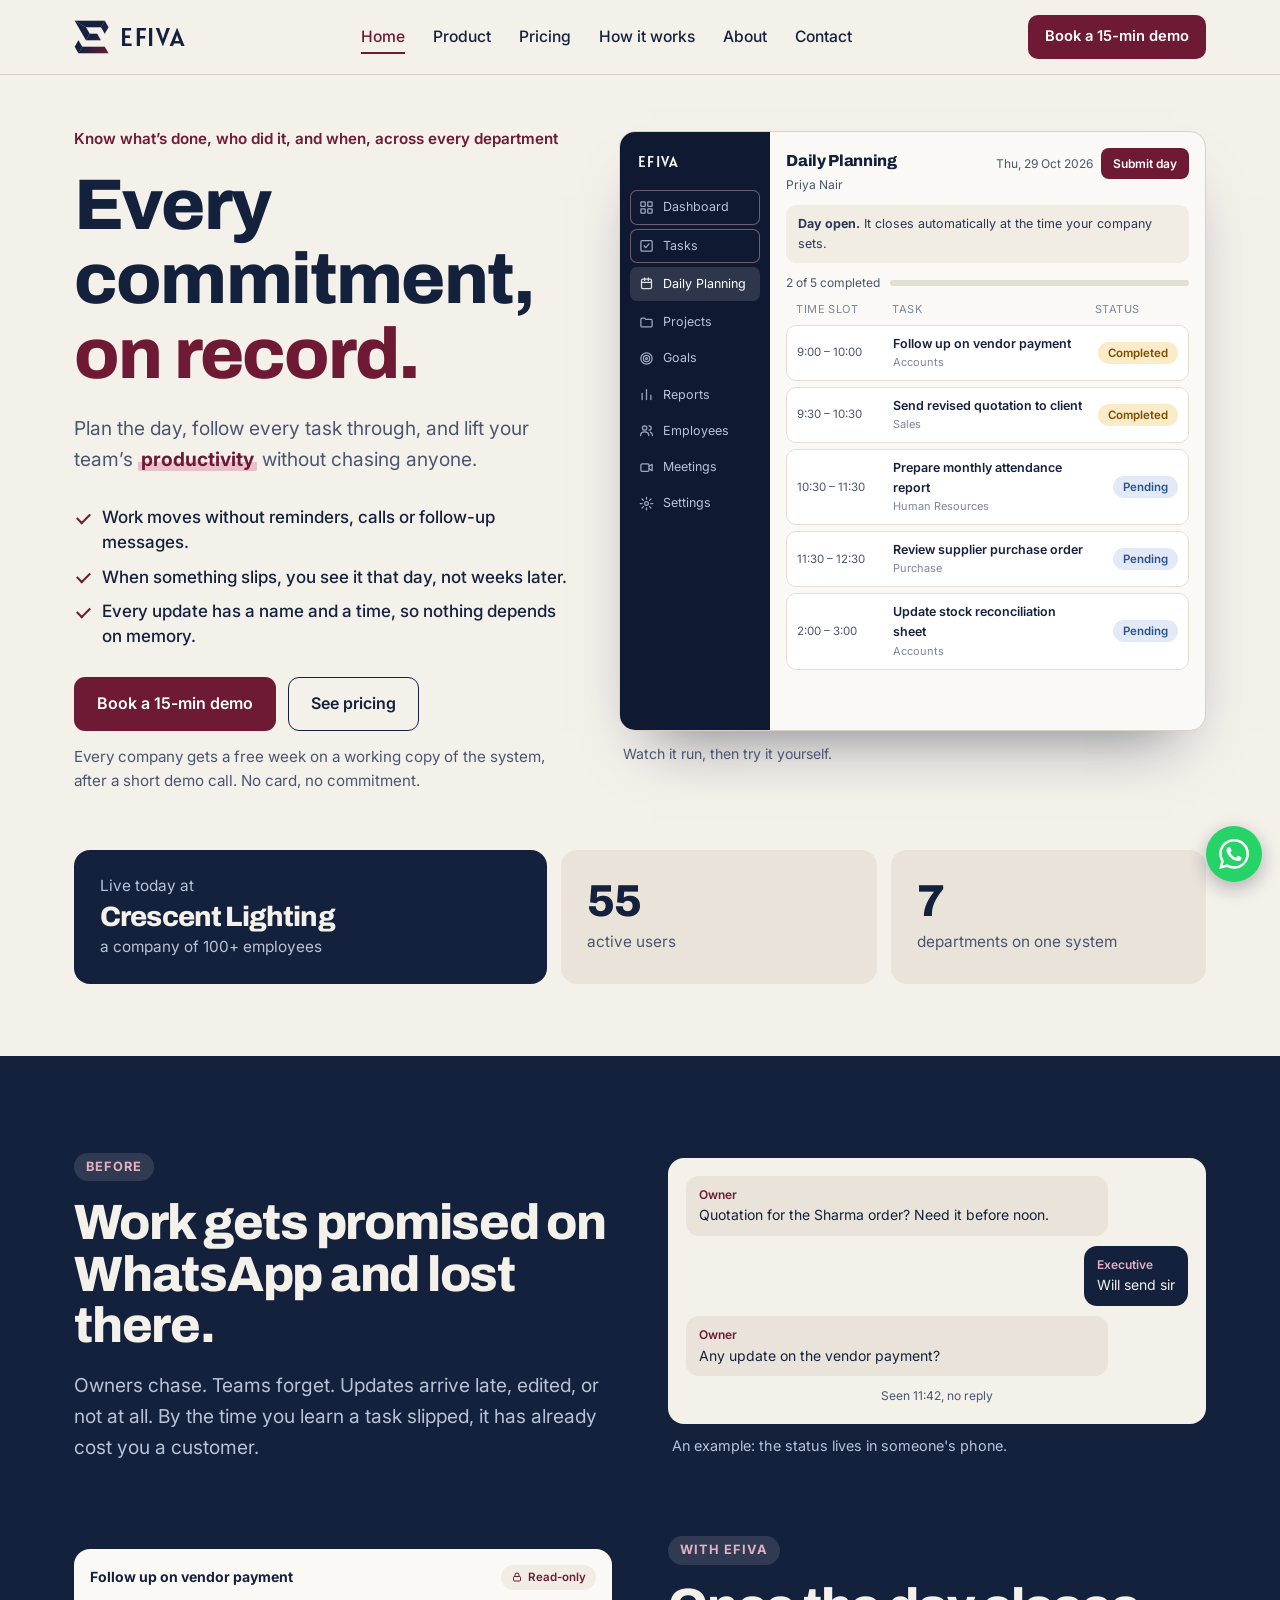
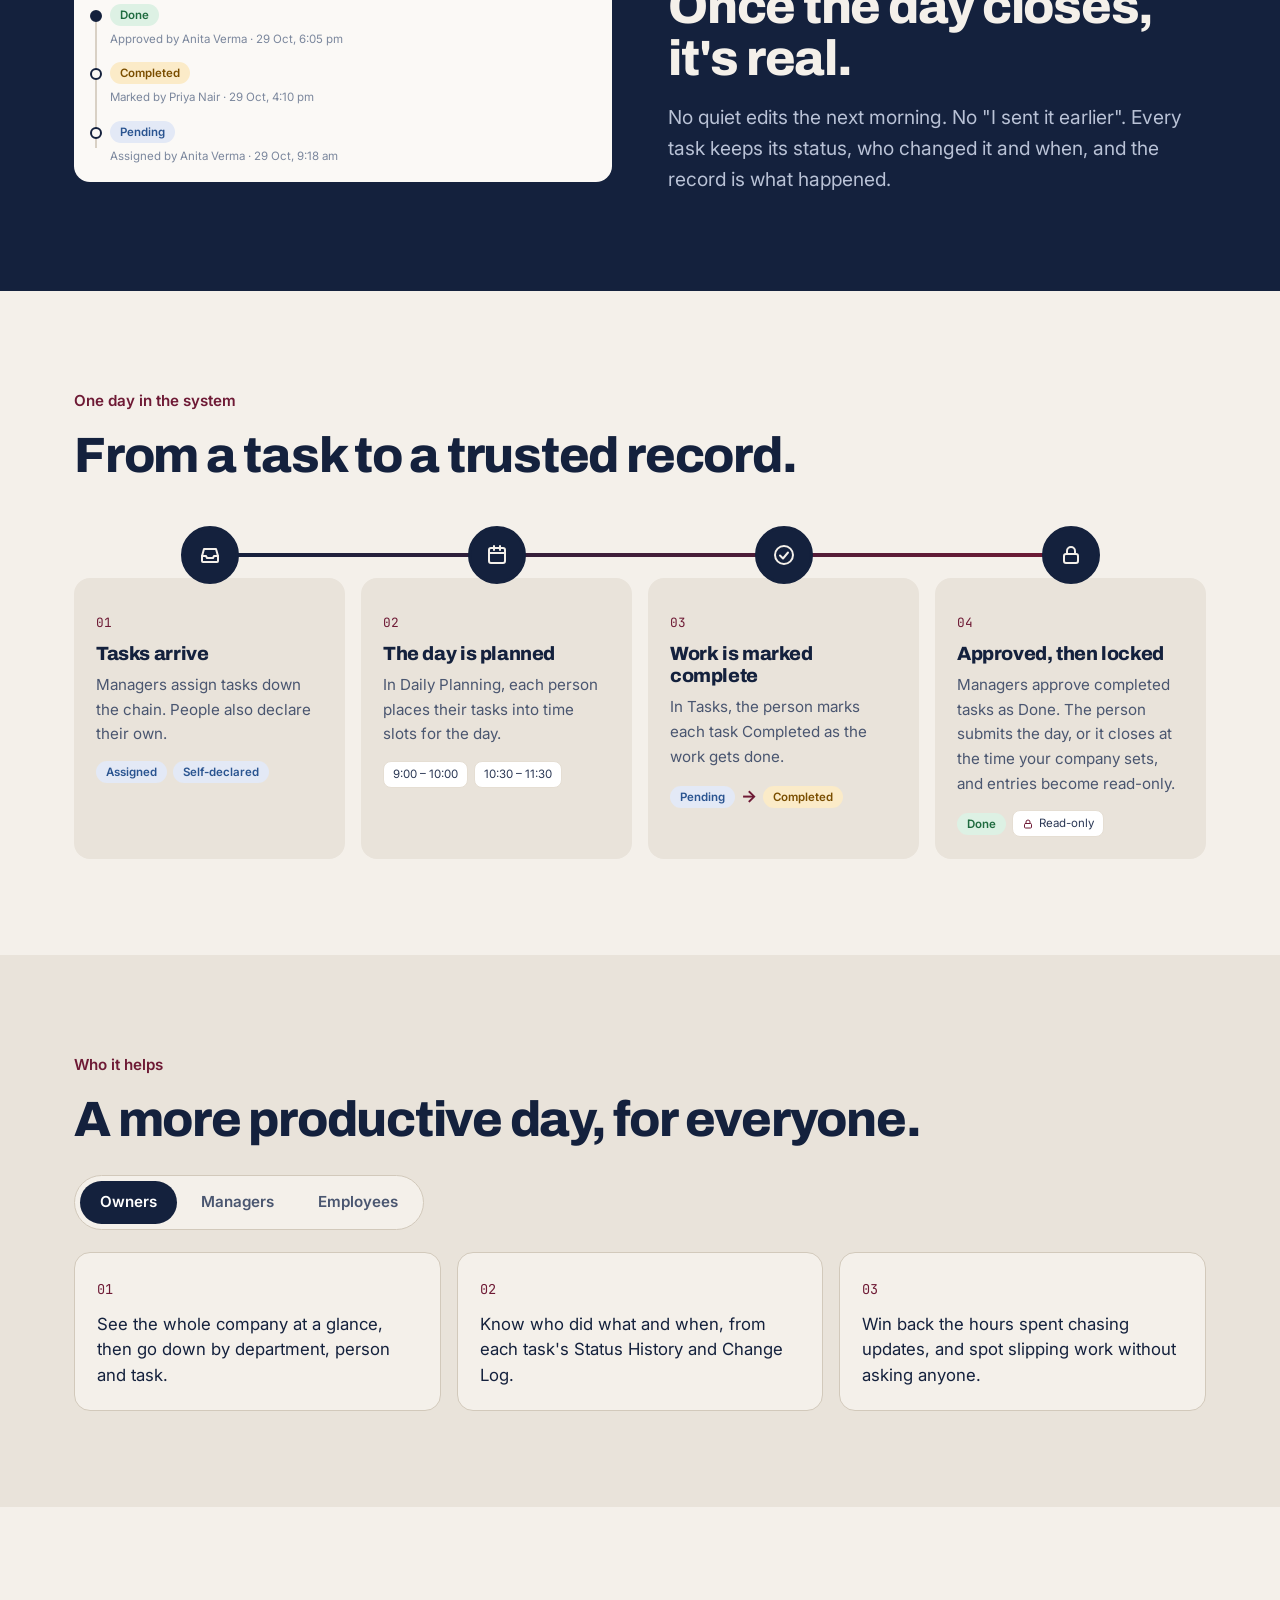
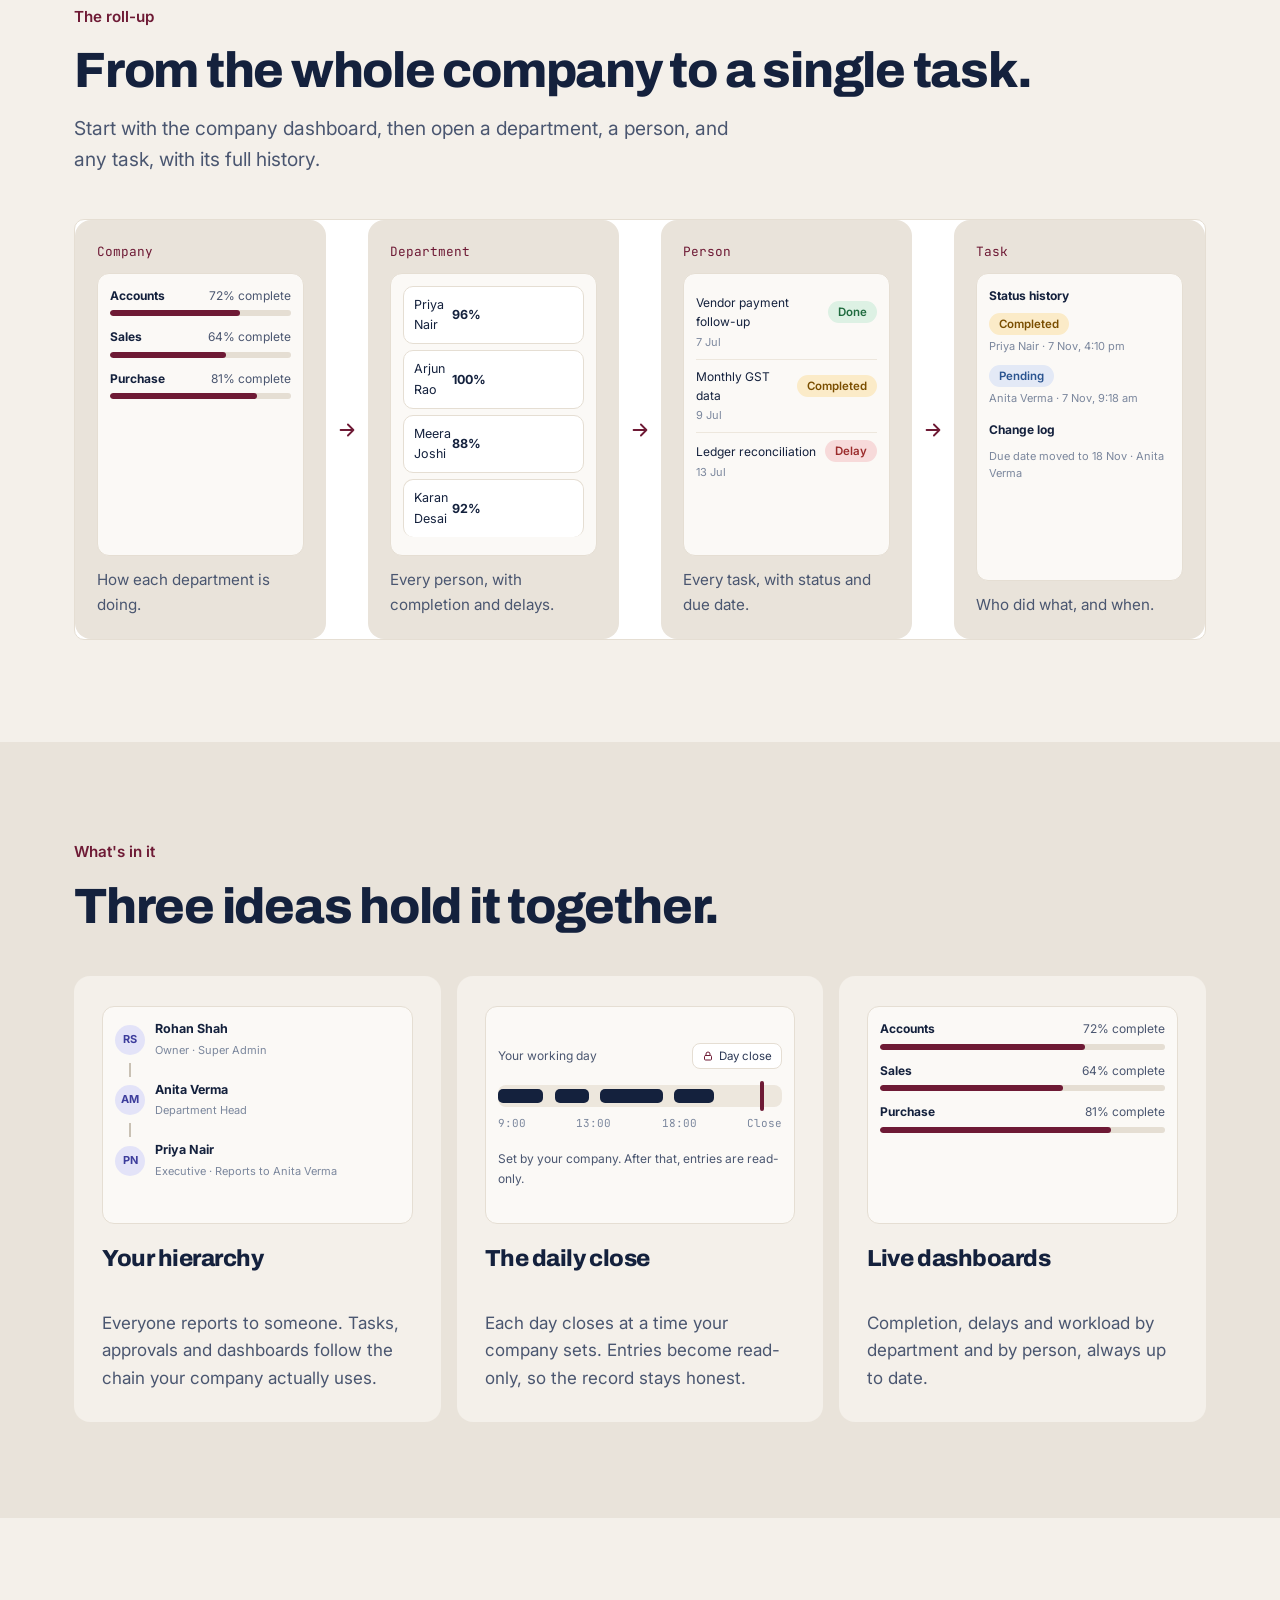
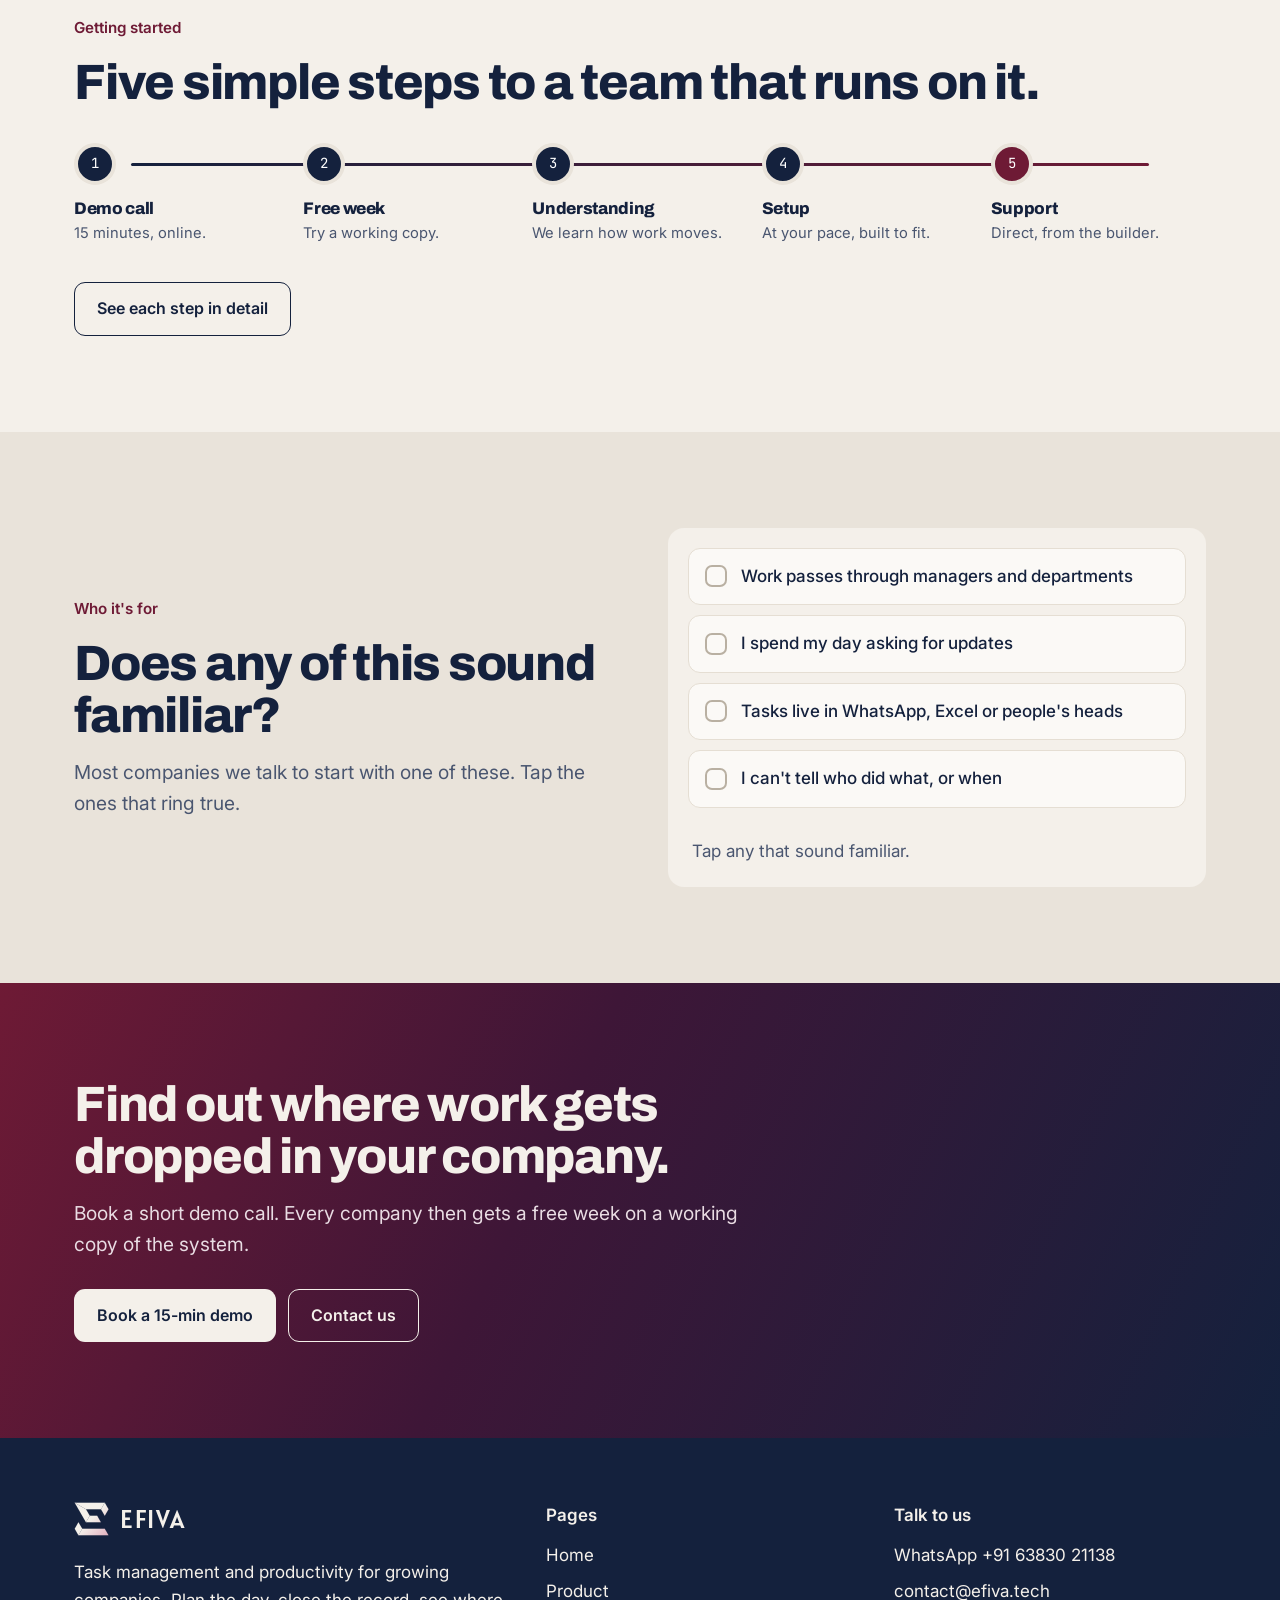
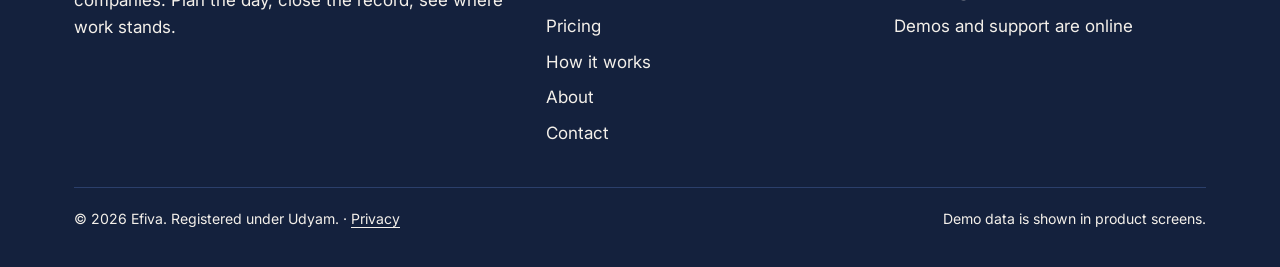
<file: index.html>
<!doctype html>
<html lang="en"><head>
<meta charset="utf-8"><meta name="viewport" content="width=device-width,initial-scale=1">
<meta property="og:type" content="website">
<meta property="og:site_name" content="Efiva">
<meta property="og:title" content="Efiva | Task and commitment management for growing companies">
<meta property="og:description" content="Task and commitment management for growing companies. Know what is done, who did it and when, across every department.">
<meta property="og:url" content="https://efiva.tech/">
<meta property="og:image" content="https://efiva.tech/og-image.png">
<meta property="og:image:secure_url" content="https://efiva.tech/og-image.png">
<meta property="og:image:type" content="image/png">
<meta property="og:image:width" content="1200">
<meta property="og:image:height" content="630">
<meta property="og:image:alt" content="Efiva: task and commitment management for growing companies">
<meta name="twitter:card" content="summary_large_image">
<meta name="twitter:title" content="Efiva | Task and commitment management for growing companies">
<meta name="twitter:description" content="Task and commitment management for growing companies. Know what is done, who did it and when, across every department.">
<meta name="twitter:image" content="https://efiva.tech/og-image.png">
<title>Efiva | Task and commitment management for growing companies</title>
<meta name="description" content="Task and commitment management for growing companies. Know what is done, who did it and when, across every department.">
<link rel="canonical" href="https://efiva.tech/">
<script type="application/ld+json">{
 "@context": "https://schema.org",
 "@graph": [
  {
   "@type": "Organization",
   "name": "Efiva",
   "url": "https://efiva.tech/",
   "email": "contact@efiva.tech",
   "description": "Task and commitment management software for growing companies",
   "address": {
    "@type": "PostalAddress",
    "addressCountry": "IN"
   }
  },
  {
   "@type": "WebSite",
   "name": "Efiva",
   "alternateName": "Efiva Tech",
   "url": "https://efiva.tech/"
  }
 ]
}</script>


<meta name="theme-color" content="#14213D">
<link rel="preconnect" href="https://fonts.googleapis.com"><link rel="preconnect" href="https://fonts.gstatic.com" crossorigin>
<link href="https://fonts.googleapis.com/css2?family=Alatsi&family=Archivo:wght@600..800&family=Inter:wght@400;500;600&family=JetBrains+Mono:wght@400;500&display=swap" rel="stylesheet">
<link rel="stylesheet" href="styles.css">
<script>document.documentElement.classList.add('js')</script>
</head><body>
<a class="skip" href="#main">Skip to content</a>
<header class="top t-s"><div class="wrap nav">
<a class="brand" href="index.html" aria-label="Efiva home"><svg class="mk" viewBox="120 170 815 785" aria-hidden="true"><defs><linearGradient id="gm1" gradientUnits="userSpaceOnUse" x1="137" y1="187" x2="916" y2="936"><stop offset="0" stop-color="#14213D"/><stop offset=".5" stop-color="#14213D"/><stop offset="1" stop-color="#6E1A35"/></linearGradient></defs><g fill="url(#gm1)" stroke="url(#gm1)" stroke-width="2" stroke-linejoin="round"><polygon points="137,187 830,187 744,336 395,336"/><polygon points="137,187 395,336 484,487 396,635"/><polygon points="484,487 655,487 740,635 396,635"/><polygon points="830,187 917,336 830,487 744,336"/><polygon points="222,640 310,788 222,936 137,788"/><polygon points="310,788 830,788 916,936 222,936"/></g></svg><span>EFIVA</span></a>
<button class="menu-btn" aria-label="Menu" aria-expanded="false"><span></span><span></span><span></span></button>
<ul><li><a href="index.html" aria-current=page>Home</a></li><li><a href="product.html">Product</a></li><li><a href="pricing.html">Pricing</a></li><li><a href="how-it-works.html">How it works</a></li><li><a href="about.html">About</a></li><li><a href="contact.html">Contact</a></li></ul>
<a class="btn primary hide-m" href="contact.html">Book a 15-min demo</a>
</div></header>
<main id="main">

<section class="hero t-s"><div class="wrap">
<div class="grid">
<div>
<span class="eyebrow">Know what&rsquo;s done, who did it, and when, across every department</span>
<h1>Every commitment, <span class="ac">on record.</span></h1>
<p class="lead">Plan the day, follow every task through, and lift your team&rsquo;s <span class="prodhl">productivity</span> without chasing anyone.</p>
<ul class="hpts"><li>Work moves without reminders, calls or follow-up messages.</li><li>When something slips, you see it that day, not weeks later.</li><li>Every update has a name and a time, so nothing depends on memory.</li></ul>
<div class="btn-row"><a class="btn primary" href="contact.html">Book a 15-min demo</a><a class="btn ghost" href="pricing.html">See pricing</a></div>
<p class="note" style="margin-top:14px">Every company gets a free week on a working copy of the system, after a short demo call. No card, no commitment.</p>
</div>
<div>
<div class="app" id="dpwin" aria-label="Example screens: Dashboard, Tasks and Daily Planning">
<div class="aside"><b class="wm">EFIVA</b><span class="nv" role="button" tabindex="0" data-go="dash"><svg viewBox="0 0 24 24" fill="none" stroke="currentColor" stroke-width="2" stroke-linecap="round" stroke-linejoin="round" aria-hidden="true"><rect x="3" y="3" width="7" height="7" rx="1"/><rect x="14" y="3" width="7" height="7" rx="1"/><rect x="3" y="14" width="7" height="7" rx="1"/><rect x="14" y="14" width="7" height="7" rx="1"/></svg>Dashboard</span><span class="nv" role="button" tabindex="0" data-go="tasks"><svg viewBox="0 0 24 24" fill="none" stroke="currentColor" stroke-width="2" stroke-linecap="round" stroke-linejoin="round" aria-hidden="true"><rect x="3" y="4" width="18" height="17" rx="2"/><path d="M8 12.5l3 3 5-6"/></svg>Tasks</span><span class="nv on" role="button" tabindex="0" data-go="plan"><svg viewBox="0 0 24 24" fill="none" stroke="currentColor" stroke-width="2" stroke-linecap="round" stroke-linejoin="round" aria-hidden="true"><rect x="4" y="5" width="16" height="15" rx="2"/><path d="M4 10h16M9 3v4M15 3v4"/></svg>Daily Planning</span><span><svg viewBox="0 0 24 24" fill="none" stroke="currentColor" stroke-width="2" stroke-linecap="round" stroke-linejoin="round" aria-hidden="true"><path d="M3 7a2 2 0 0 1 2-2h4l2 2h8a2 2 0 0 1 2 2v8a2 2 0 0 1-2 2H5a2 2 0 0 1-2-2z"/></svg>Projects</span><span><svg viewBox="0 0 24 24" fill="none" stroke="currentColor" stroke-width="2" stroke-linecap="round" stroke-linejoin="round" aria-hidden="true"><circle cx="12" cy="12" r="9"/><circle cx="12" cy="12" r="5"/><circle cx="12" cy="12" r="1.5"/></svg>Goals</span><span><svg viewBox="0 0 24 24" fill="none" stroke="currentColor" stroke-width="2" stroke-linecap="round" stroke-linejoin="round" aria-hidden="true"><path d="M5 20V10M12 20V4M19 20v-7"/></svg>Reports</span><span><svg viewBox="0 0 24 24" fill="none" stroke="currentColor" stroke-width="2" stroke-linecap="round" stroke-linejoin="round" aria-hidden="true"><circle cx="9" cy="8" r="3.5"/><path d="M2.5 20c0-3.6 2.9-6 6.5-6s6.5 2.4 6.5 6"/><path d="M16 4.5a3.5 3.5 0 0 1 0 7M18 14.5c2 .8 3.5 2.7 3.5 5.5"/></svg>Employees</span><span><svg viewBox="0 0 24 24" fill="none" stroke="currentColor" stroke-width="2" stroke-linecap="round" stroke-linejoin="round" aria-hidden="true"><rect x="3" y="6" width="13" height="12" rx="2"/><path d="M16 10l5-3v10l-5-3"/></svg>Meetings</span><span><svg viewBox="0 0 24 24" fill="none" stroke="currentColor" stroke-width="2" stroke-linecap="round" stroke-linejoin="round" aria-hidden="true"><circle cx="12" cy="12" r="3"/><path d="M12 2v3M12 19v3M2 12h3M19 12h3M4.9 4.9l2.1 2.1M17 17l2.1 2.1M4.9 19.1L7 17M17 7l2.1-2.1"/></svg>Settings</span></div>
<div class="amain">
<div class="pg" id="pg-dash" data-lvl="all">
<div class="dov"><div class="greet"><b>Good afternoon, Rohan.</b><span class="chip c-pending">Company-wide</span></div><div class="sg"><div class="st s-t"><i>Total tasks</i><b>3822</b></div><div class="st s-p"><i>Pending</i><b>43</b></div><div class="st s-l"><i>Delayed</i><b>993</b></div><div class="st s-h"><i>On hold</i><b>0</b></div><div class="st s-c"><i>Completed</i><b>1418</b></div><div class="st s-d"><i>Done</i><b>1368</b></div></div><p class="by">By department</p><div class="dgrid"><button type="button" class="dc" data-d="0"><div class="dct"><b>Accounts</b><svg viewBox="0 0 24 24" fill="none" stroke="currentColor" stroke-width="2" stroke-linecap="round" stroke-linejoin="round" aria-hidden="true"><path d="M5 12h14M13 6l6 6-6 6"/></svg></div><div class="dcn"><div class="nm"><b class="n-t">852</b><i>Total</i></div><div class="nm"><b class="n-p">9</b><i>Pending</i></div><div class="nm"><b class="n-c">412</b><i>Completed</i></div><div class="nm"><b class="n-d">288</b><i>Done</i></div><div class="nm"><b class="n-l">143</b><i>Delayed</i></div></div><div class="dcb"><div class="pb g"><i style="width:82%"></i></div><span>82% complete</span></div></button><button type="button" class="dc" data-d="1"><div class="dct"><b>Sales</b><svg viewBox="0 0 24 24" fill="none" stroke="currentColor" stroke-width="2" stroke-linecap="round" stroke-linejoin="round" aria-hidden="true"><path d="M5 12h14M13 6l6 6-6 6"/></svg></div><div class="dcn"><div class="nm"><b class="n-t">1050</b><i>Total</i></div><div class="nm"><b class="n-p">14</b><i>Pending</i></div><div class="nm"><b class="n-c">530</b><i>Completed</i></div><div class="nm"><b class="n-d">210</b><i>Done</i></div><div class="nm"><b class="n-l">296</b><i>Delayed</i></div></div><div class="dcb"><div class="pb a"><i style="width:70%"></i></div><span>70% complete</span></div></button><button type="button" class="dc" data-d="2"><div class="dct"><b>Human Resources</b><svg viewBox="0 0 24 24" fill="none" stroke="currentColor" stroke-width="2" stroke-linecap="round" stroke-linejoin="round" aria-hidden="true"><path d="M5 12h14M13 6l6 6-6 6"/></svg></div><div class="dcn"><div class="nm"><b class="n-t">300</b><i>Total</i></div><div class="nm"><b class="n-p">3</b><i>Pending</i></div><div class="nm"><b class="n-c">96</b><i>Completed</i></div><div class="nm"><b class="n-d">160</b><i>Done</i></div><div class="nm"><b class="n-l">41</b><i>Delayed</i></div></div><div class="dcb"><div class="pb g"><i style="width:85%"></i></div><span>85% complete</span></div></button><button type="button" class="dc" data-d="3"><div class="dct"><b>Purchase</b><svg viewBox="0 0 24 24" fill="none" stroke="currentColor" stroke-width="2" stroke-linecap="round" stroke-linejoin="round" aria-hidden="true"><path d="M5 12h14M13 6l6 6-6 6"/></svg></div><div class="dcn"><div class="nm"><b class="n-t">420</b><i>Total</i></div><div class="nm"><b class="n-p">6</b><i>Pending</i></div><div class="nm"><b class="n-c">120</b><i>Completed</i></div><div class="nm"><b class="n-d">170</b><i>Done</i></div><div class="nm"><b class="n-l">124</b><i>Delayed</i></div></div><div class="dcb"><div class="pb a"><i style="width:69%"></i></div><span>69% complete</span></div></button><button type="button" class="dc" data-d="4"><div class="dct"><b>Production</b><svg viewBox="0 0 24 24" fill="none" stroke="currentColor" stroke-width="2" stroke-linecap="round" stroke-linejoin="round" aria-hidden="true"><path d="M5 12h14M13 6l6 6-6 6"/></svg></div><div class="dcn"><div class="nm"><b class="n-t">1200</b><i>Total</i></div><div class="nm"><b class="n-p">11</b><i>Pending</i></div><div class="nm"><b class="n-c">260</b><i>Completed</i></div><div class="nm"><b class="n-d">540</b><i>Done</i></div><div class="nm"><b class="n-l">389</b><i>Delayed</i></div></div><div class="dcb"><div class="pb a"><i style="width:67%"></i></div><span>67% complete</span></div></button></div></div><div class="ddet" data-d="0"><button type="button" class="back">&larr; All departments</button><h5>Accounts</h5><div class="dc pr2"><div class="dct"><span class="av">AV</span><b>Anita Verma</b></div><div class="dcn"><div class="nm"><b class="n-t">425</b><i>Total</i></div><div class="nm"><b class="n-p">4</b><i>Pending</i></div><div class="nm"><b class="n-c">206</b><i>Completed</i></div><div class="nm"><b class="n-d">144</b><i>Done</i></div><div class="nm"><b class="n-l">71</b><i>Delayed</i></div></div><div class="dcb"><div class="pb g"><i style="width:82%"></i></div><span>82% complete</span></div></div><div class="dc pr2"><div class="dct"><span class="av">PN</span><b>Priya Nair</b></div><div class="dcn"><div class="nm"><b class="n-t">253</b><i>Total</i></div><div class="nm"><b class="n-p">2</b><i>Pending</i></div><div class="nm"><b class="n-c">123</b><i>Completed</i></div><div class="nm"><b class="n-d">86</b><i>Done</i></div><div class="nm"><b class="n-l">42</b><i>Delayed</i></div></div><div class="dcb"><div class="pb g"><i style="width:83%"></i></div><span>83% complete</span></div></div><div class="dc pr2"><div class="dct"><span class="av">KS</span><b>Karan Sharma</b></div><div class="dcn"><div class="nm"><b class="n-t">174</b><i>Total</i></div><div class="nm"><b class="n-p">3</b><i>Pending</i></div><div class="nm"><b class="n-c">83</b><i>Completed</i></div><div class="nm"><b class="n-d">58</b><i>Done</i></div><div class="nm"><b class="n-l">30</b><i>Delayed</i></div></div><div class="dcb"><div class="pb g"><i style="width:81%"></i></div><span>81% complete</span></div></div></div><div class="ddet" data-d="1"><button type="button" class="back">&larr; All departments</button><h5>Sales</h5><div class="dc pr2"><div class="dct"><span class="av">RS</span><b>Rohan Shah</b></div><div class="dcn"><div class="nm"><b class="n-t">655</b><i>Total</i></div><div class="nm"><b class="n-p">8</b><i>Pending</i></div><div class="nm"><b class="n-c">331</b><i>Completed</i></div><div class="nm"><b class="n-d">131</b><i>Done</i></div><div class="nm"><b class="n-l">185</b><i>Delayed</i></div></div><div class="dcb"><div class="pb a"><i style="width:71%"></i></div><span>71% complete</span></div></div><div class="dc pr2"><div class="dct"><span class="av">MN</span><b>Meera Nair</b></div><div class="dcn"><div class="nm"><b class="n-t">395</b><i>Total</i></div><div class="nm"><b class="n-p">6</b><i>Pending</i></div><div class="nm"><b class="n-c">199</b><i>Completed</i></div><div class="nm"><b class="n-d">79</b><i>Done</i></div><div class="nm"><b class="n-l">111</b><i>Delayed</i></div></div><div class="dcb"><div class="pb a"><i style="width:70%"></i></div><span>70% complete</span></div></div></div><div class="ddet" data-d="2"><button type="button" class="back">&larr; All departments</button><h5>Human Resources</h5><div class="dc pr2"><div class="dct"><span class="av">SV</span><b>Sneha Verma</b></div><div class="dcn"><div class="nm"><b class="n-t">186</b><i>Total</i></div><div class="nm"><b class="n-p">1</b><i>Pending</i></div><div class="nm"><b class="n-c">60</b><i>Completed</i></div><div class="nm"><b class="n-d">100</b><i>Done</i></div><div class="nm"><b class="n-l">25</b><i>Delayed</i></div></div><div class="dcb"><div class="pb g"><i style="width:86%"></i></div><span>86% complete</span></div></div><div class="dc pr2"><div class="dct"><span class="av">AP</span><b>Arjun Patil</b></div><div class="dcn"><div class="nm"><b class="n-t">114</b><i>Total</i></div><div class="nm"><b class="n-p">2</b><i>Pending</i></div><div class="nm"><b class="n-c">36</b><i>Completed</i></div><div class="nm"><b class="n-d">60</b><i>Done</i></div><div class="nm"><b class="n-l">16</b><i>Delayed</i></div></div><div class="dcb"><div class="pb g"><i style="width:84%"></i></div><span>84% complete</span></div></div></div><div class="ddet" data-d="3"><button type="button" class="back">&larr; All departments</button><h5>Purchase</h5><div class="dc pr2"><div class="dct"><span class="av">DK</span><b>Dev Kulkarni</b></div><div class="dcn"><div class="nm"><b class="n-t">261</b><i>Total</i></div><div class="nm"><b class="n-p">3</b><i>Pending</i></div><div class="nm"><b class="n-c">75</b><i>Completed</i></div><div class="nm"><b class="n-d">106</b><i>Done</i></div><div class="nm"><b class="n-l">77</b><i>Delayed</i></div></div><div class="dcb"><div class="pb a"><i style="width:69%"></i></div><span>69% complete</span></div></div><div class="dc pr2"><div class="dct"><span class="av">TS</span><b>Tara Sharma</b></div><div class="dcn"><div class="nm"><b class="n-t">159</b><i>Total</i></div><div class="nm"><b class="n-p">3</b><i>Pending</i></div><div class="nm"><b class="n-c">45</b><i>Completed</i></div><div class="nm"><b class="n-d">64</b><i>Done</i></div><div class="nm"><b class="n-l">47</b><i>Delayed</i></div></div><div class="dcb"><div class="pb a"><i style="width:69%"></i></div><span>69% complete</span></div></div></div><div class="ddet" data-d="4"><button type="button" class="back">&larr; All departments</button><h5>Production</h5><div class="dc pr2"><div class="dct"><span class="av">VR</span><b>Vikram Rao</b></div><div class="dcn"><div class="nm"><b class="n-t">748</b><i>Total</i></div><div class="nm"><b class="n-p">6</b><i>Pending</i></div><div class="nm"><b class="n-c">162</b><i>Completed</i></div><div class="nm"><b class="n-d">337</b><i>Done</i></div><div class="nm"><b class="n-l">243</b><i>Delayed</i></div></div><div class="dcb"><div class="pb a"><i style="width:67%"></i></div><span>67% complete</span></div></div><div class="dc pr2"><div class="dct"><span class="av">NS</span><b>Neha Shah</b></div><div class="dcn"><div class="nm"><b class="n-t">452</b><i>Total</i></div><div class="nm"><b class="n-p">5</b><i>Pending</i></div><div class="nm"><b class="n-c">98</b><i>Completed</i></div><div class="nm"><b class="n-d">203</b><i>Done</i></div><div class="nm"><b class="n-l">146</b><i>Delayed</i></div></div><div class="dcb"><div class="pb a"><i style="width:67%"></i></div><span>67% complete</span></div></div></div>
</div>
<div class="pg" id="pg-tasks" data-sub="my">
<div class="ahead"><div><h4>Tasks</h4><small>Priya Nair</small></div></div>
<div class="stabs"><button type="button" class="on" data-sub="my">My Tasks</button><button type="button" data-sub="team">Team Tasks</button><button type="button" data-sub="appr">Approval Queue</button></div>
<div class="sub" data-p="my">
<div class="dpcount"><span class="cnt">5 of 5 completed</span><div class="pb"><i class="bar" style="width:100%"></i></div></div>
<div class="dphd"><span>Assigned by</span><span>Task</span><span>Status</span></div>
<div class="dprow trk fin" data-i="0"><span class="tm">Rohan Shah</span><span class="tk">Follow up on vendor payment<small>Accounts</small></span><span class="stt"><button type="button" class="chip c-pending cp" aria-label="Mark as completed">Pending</button><span class="chip c-completed cc">Completed</span></span></div><div class="dprow trk fin" data-i="1"><span class="tm">Self-declared</span><span class="tk">Send revised quotation to client<small>Sales</small></span><span class="stt"><button type="button" class="chip c-pending cp" aria-label="Mark as completed">Pending</button><span class="chip c-completed cc">Completed</span></span></div><div class="dprow trk fin" data-i="2"><span class="tm">Anita Verma</span><span class="tk">Prepare monthly attendance report<small>Human Resources</small></span><span class="stt"><button type="button" class="chip c-pending cp" aria-label="Mark as completed">Pending</button><span class="chip c-completed cc">Completed</span></span></div><div class="dprow trk fin" data-i="3"><span class="tm">Rohan Shah</span><span class="tk">Review supplier purchase order<small>Purchase</small></span><span class="stt"><button type="button" class="chip c-pending cp" aria-label="Mark as completed">Pending</button><span class="chip c-completed cc">Completed</span></span></div><div class="dprow trk fin" data-i="4"><span class="tm">Self-declared</span><span class="tk">Update stock reconciliation sheet<small>Accounts</small></span><span class="stt"><button type="button" class="chip c-pending cp" aria-label="Mark as completed">Pending</button><span class="chip c-completed cc">Completed</span></span></div>
</div>
<div class="sub" data-p="team"><div class="dphd"><span>Employee</span><span>Task</span><span>Status</span></div><div class="dprow"><span class="tm">Karan Sharma</span><span class="tk">Prepare GST working<small>Accounts</small></span><span class="stt"><span class="chip c-pending">Pending</span></span></div><div class="dprow"><span class="tm">Meera Nair</span><span class="tk">Share client proposal<small>Sales</small></span><span class="stt"><span class="chip c-delay">Delayed</span></span></div><div class="dprow"><span class="tm">Sneha Verma</span><span class="tk">Update leave records<small>Human Resources</small></span><span class="stt"><span class="chip c-completed">Completed</span></span></div><div class="dprow"><span class="tm">Dev Kulkarni</span><span class="tk">Compare vendor quotes<small>Purchase</small></span><span class="stt"><span class="chip c-done">Done</span></span></div></div>
<div class="sub" data-p="appr"><div class="dphd"><span>Completed by</span><span>Task</span><span>Action</span></div><div class="dprow ap"><span class="tm">Sneha Verma</span><span class="tk">Update leave records<small>Human Resources</small></span><span class="stt"><button type="button" class="apbtn">Approve</button><span class="chip c-done dn">Done</span></span></div><div class="dprow ap"><span class="tm">Tara Sharma</span><span class="tk">Reconcile supplier invoices<small>Purchase</small></span><span class="stt"><button type="button" class="apbtn">Approve</button><span class="chip c-done dn">Done</span></span></div><div class="dprow ap"><span class="tm">Omkar Joshi</span><span class="tk">Count stock, Store 2<small>Stores</small></span><span class="stt"><button type="button" class="apbtn">Approve</button><span class="chip c-done dn">Done</span></span></div></div>
</div>
<div class="pg" id="pg-plan">
<div class="ahead"><div><h4>Daily Planning</h4><small>Priya Nair</small></div><div class="dsel"><span>Thu, 29 Oct 2026</span><button class="sbtn" type="button" id="dpsubmit"><span class="s1">Submit day</span><span class="s2">Submitted</span></button></div></div>
<div class="bn"><span class="bo"><span><b>Day open.</b> It closes automatically at the time your company sets.</span></span><span class="bc"><svg viewBox="0 0 24 24" fill="none" stroke="currentColor" stroke-width="2" stroke-linecap="round" stroke-linejoin="round" aria-hidden="true"><rect x="5" y="11" width="14" height="9" rx="2"/><path d="M8 11V8a4 4 0 0 1 8 0v3"/></svg><span><b>Day closed.</b> Entries are read-only.</span></span><button type="button" class="replay" id="dpreplay">Try again</button></div>
<div class="dpcount"><span class="cnt">5 of 5 completed</span><div class="pb"><i class="bar" style="width:100%"></i></div></div>
<div class="dphd"><span>Time slot</span><span>Task</span><span>Status</span></div>
<div class="dprow trk fin mir" data-i="0"><span class="tm">9:00 &ndash; 10:00</span><span class="tk">Follow up on vendor payment<small>Accounts</small></span><span class="stt"><button type="button" class="chip c-pending cp" aria-label="Mark as completed">Pending</button><span class="chip c-completed cc">Completed</span></span></div><div class="dprow trk fin mir" data-i="1"><span class="tm">9:30 &ndash; 10:30</span><span class="tk">Send revised quotation to client<small>Sales</small></span><span class="stt"><button type="button" class="chip c-pending cp" aria-label="Mark as completed">Pending</button><span class="chip c-completed cc">Completed</span></span></div><div class="dprow trk fin mir" data-i="2"><span class="tm">10:30 &ndash; 11:30</span><span class="tk">Prepare monthly attendance report<small>Human Resources</small></span><span class="stt"><button type="button" class="chip c-pending cp" aria-label="Mark as completed">Pending</button><span class="chip c-completed cc">Completed</span></span></div><div class="dprow trk fin mir" data-i="3"><span class="tm">11:30 &ndash; 12:30</span><span class="tk">Review supplier purchase order<small>Purchase</small></span><span class="stt"><button type="button" class="chip c-pending cp" aria-label="Mark as completed">Pending</button><span class="chip c-completed cc">Completed</span></span></div><div class="dprow trk fin mir" data-i="4"><span class="tm">2:00 &ndash; 3:00</span><span class="tk">Update stock reconciliation sheet<small>Accounts</small></span><span class="stt"><button type="button" class="chip c-pending cp" aria-label="Mark as completed">Pending</button><span class="chip c-completed cc">Completed</span></span></div>
</div>
</div></div>
<p class="hint" id="dphint">Try it: tap Pending to complete a task, explore the sidebar, then press Submit day.</p>
</div></div>
<div class="proof reveal"><div class="pl"><span>Live today at</span><b>Crescent Lighting</b><small>a company of 100+ employees</small></div><div><b>55</b><span>active users</span></div><div><b>7</b><span>departments on one system</span></div></div>
</div></section>

<section class="sec t-n"><div class="wrap two">
<div class="reveal"><span class="tagl">Before</span><h2>Work gets promised on WhatsApp and lost there.</h2>
<p class="lead" style="margin-top:18px">Owners chase. Teams forget. Updates arrive late, edited, or not at all. By the time you learn a task slipped, it has already cost you a customer.</p></div>
<div class="reveal">
<div class="chat"><div class="m"><small>Owner</small>Quotation for the Sharma order? Need it before noon.</div><div class="m r"><small>Executive</small>Will send sir</div><div class="m"><small>Owner</small>Any update on the vendor payment?</div><div class="seen">Seen 11:42, no reply</div></div>
<p class="cap">An example: the status lives in someone's phone.</p>
</div></div>
<div class="wrap two" style="margin-top:72px">
<div class="reveal"><div class="panel"><div class="ph"><b>Follow up on vendor payment</b><span class="ro"><svg viewBox="0 0 24 24" fill="none" stroke="currentColor" stroke-width="2" stroke-linecap="round" stroke-linejoin="round" aria-hidden="true"><rect x="5" y="11" width="14" height="9" rx="2"/><path d="M8 11V8a4 4 0 0 1 8 0v3"/></svg> Read-only</span></div><div class="hist">
<div class="hi"><span class="dot"></span><div><span class="chip c-done">Done</span><small>Approved by Anita Verma &middot; 29 Oct, 6:05 pm</small></div></div>
<div class="hi"><span class="dot"></span><div><span class="chip c-completed">Completed</span><small>Marked by Priya Nair &middot; 29 Oct, 4:10 pm</small></div></div>
<div class="hi"><span class="dot"></span><div><span class="chip c-pending">Pending</span><small>Assigned by Anita Verma &middot; 29 Oct, 9:18 am</small></div></div></div></div></div>
<div class="reveal"><span class="tagl">With Efiva</span><h2>Once the day closes, it's real.</h2><p class="lead" style="margin-top:18px">No quiet edits the next morning. No "I sent it earlier". Every task keeps its status, who changed it and when, and the record is what happened.</p></div>
</div></section>

<section class="sec t-s"><div class="wrap">
<div class="reveal"><span class="eyebrow">One day in the system</span><h2>From a task to a trusted record.</h2></div>
<div class="jr reveal"><div class="track"><i></i></div>
<div class="steps4">
<div class="st4" style="--i:0"><span class="nd"><svg viewBox="0 0 24 24" fill="none" stroke="currentColor" stroke-width="2" stroke-linecap="round" stroke-linejoin="round" aria-hidden="true"><path d="M4 13l2-7h12l2 7v5a1 1 0 0 1-1 1H5a1 1 0 0 1-1-1z"/><path d="M4 13h4l1 2h6l1-2h4"/></svg></span><div class="jc"><span class="k">01</span><h3>Tasks arrive</h3><p>Managers assign tasks down the chain. People also declare their own.</p><div class="mc"><span class="chip c-pending">Assigned</span> <span class="chip c-pending">Self-declared</span></div></div></div>
<div class="st4" style="--i:1"><span class="nd"><svg viewBox="0 0 24 24" fill="none" stroke="currentColor" stroke-width="2" stroke-linecap="round" stroke-linejoin="round" aria-hidden="true"><rect x="4" y="5" width="16" height="15" rx="2"/><path d="M4 10h16M9 3v4M15 3v4"/></svg></span><div class="jc"><span class="k">02</span><h3>The day is planned</h3><p>In Daily Planning, each person places their tasks into time slots for the day.</p><div class="mc"><span class="slot">9:00 &ndash; 10:00</span> <span class="slot">10:30 &ndash; 11:30</span></div></div></div>
<div class="st4" style="--i:2"><span class="nd"><svg viewBox="0 0 24 24" fill="none" stroke="currentColor" stroke-width="2" stroke-linecap="round" stroke-linejoin="round" aria-hidden="true"><circle cx="12" cy="12" r="9"/><path d="M8 12.5l3 3 5-6"/></svg></span><div class="jc"><span class="k">03</span><h3>Work is marked complete</h3><p>In Tasks, the person marks each task Completed as the work gets done.</p><div class="mc"><span class="chip c-pending">Pending</span> <span class="to">&rarr;</span> <span class="chip c-completed">Completed</span></div></div></div>
<div class="st4" style="--i:3"><span class="nd"><svg viewBox="0 0 24 24" fill="none" stroke="currentColor" stroke-width="2" stroke-linecap="round" stroke-linejoin="round" aria-hidden="true"><rect x="5" y="11" width="14" height="9" rx="2"/><path d="M8 11V8a4 4 0 0 1 8 0v3"/></svg></span><div class="jc"><span class="k">04</span><h3>Approved, then locked</h3><p>Managers approve completed tasks as Done. The person submits the day, or it closes at the time your company sets, and entries become read-only.</p><div class="mc"><span class="chip c-done">Done</span> <span class="slot lk"><svg viewBox="0 0 24 24" fill="none" stroke="currentColor" stroke-width="2" stroke-linecap="round" stroke-linejoin="round" aria-hidden="true"><rect x="5" y="11" width="14" height="9" rx="2"/><path d="M8 11V8a4 4 0 0 1 8 0v3"/></svg> Read-only</span></div></div></div>
</div></div></div></section>

<section class="sec t-s2"><div class="wrap">
<div class="reveal"><span class="eyebrow">Who it helps</span><h2>A more productive day, for everyone.</h2></div>
<div class="ben" id="ben">
<div class="bt" role="tablist"><button type="button" role="tab" aria-selected="true" data-b="o">Owners</button><button type="button" role="tab" aria-selected="false" data-b="m">Managers</button><button type="button" role="tab" aria-selected="false" data-b="e">Employees</button></div>
<div class="bp" data-b="o"><div class="bc3"><div><span class="k">01</span><p>See the whole company at a glance, then go down by department, person and task.</p></div><div><span class="k">02</span><p>Know who did what and when, from each task's Status History and Change Log.</p></div><div><span class="k">03</span><p>Win back the hours spent chasing updates, and spot slipping work without asking anyone.</p></div></div></div>
<div class="bp" data-b="m"><div class="bc3"><div><span class="k">01</span><p>Assign tasks down your chain and follow them through to the end.</p></div><div><span class="k">02</span><p>Approve completed work as Done from the Approval Queue.</p></div><div><span class="k">03</span><p>See how each person on your team is doing, day by day, and fix delays while they are small.</p></div></div></div>
<div class="bp" data-b="e"><div class="bc3"><div><span class="k">01</span><p>One place for the tasks assigned to you and the ones you declare yourself.</p></div><div><span class="k">02</span><p>Plan your day in time slots, so you know what to do next, and submit it when you are done.</p></div><div><span class="k">03</span><p>A clear record of what you completed, and when.</p></div></div></div>
</div></div></section>

<section class="sec t-s"><div class="wrap">
<div class="reveal"><span class="eyebrow">The roll-up</span><h2>From the whole company to a single task.</h2><p class="lead" style="margin-top:16px">Start with the company dashboard, then open a department, a person, and any task, with its full history.</p></div>
<div class="flow dd reveal">
<div class="fc"><span class="k">Company</span><div class="mp"><div class="dept"><div class="dh"><b>Accounts</b><span>72% complete</span></div><div class="pb"><i style="width:72%"></i></div></div><div class="dept"><div class="dh"><b>Sales</b><span>64% complete</span></div><div class="pb"><i style="width:64%"></i></div></div><div class="dept"><div class="dh"><b>Purchase</b><span>81% complete</span></div><div class="pb"><i style="width:81%"></i></div></div></div><p>How each department is doing.</p></div><div class="arr"><svg viewBox="0 0 24 24" fill="none" stroke="currentColor" stroke-width="2" stroke-linecap="round" stroke-linejoin="round" aria-hidden="true"><path d="M5 12h14M13 6l6 6-6 6"/></svg></div>
<div class="fc"><span class="k">Department</span><div class="mp"><div class="er"><span>Priya Nair</span><b>96%</b></div><div class="er"><span>Arjun Rao</span><b>100%</b></div><div class="er"><span>Meera Joshi</span><b>88%</b></div><div class="er"><span>Karan Desai</span><b>92%</b></div></div><p>Every person, with completion and delays.</p></div><div class="arr"><svg viewBox="0 0 24 24" fill="none" stroke="currentColor" stroke-width="2" stroke-linecap="round" stroke-linejoin="round" aria-hidden="true"><path d="M5 12h14M13 6l6 6-6 6"/></svg></div>
<div class="fc"><span class="k">Person</span><div class="mp"><div class="tr"><span>Vendor payment follow-up</span><span class="chip c-done">Done</span><em>7 Jul</em></div><div class="tr"><span>Monthly GST data</span><span class="chip c-completed">Completed</span><em>9 Jul</em></div><div class="tr"><span>Ledger reconciliation</span><span class="chip c-delay">Delay</span><em>13 Jul</em></div></div><p>Every task, with status and due date.</p></div><div class="arr"><svg viewBox="0 0 24 24" fill="none" stroke="currentColor" stroke-width="2" stroke-linecap="round" stroke-linejoin="round" aria-hidden="true"><path d="M5 12h14M13 6l6 6-6 6"/></svg></div>
<div class="fc"><span class="k">Task</span><div class="mp"><div class="hl"><b>Status history</b></div><div class="hs"><span class="chip c-completed">Completed</span><small>Priya Nair &middot; 7 Nov, 4:10 pm</small></div><div class="hs"><span class="chip c-pending">Pending</span><small>Anita Verma &middot; 7 Nov, 9:18 am</small></div><div class="hl" style="margin-top:12px"><b>Change log</b></div><div class="hs"><small>Due date moved to 18 Nov &middot; Anita Verma</small></div></div><p>Who did what, and when.</p></div>
</div></div></section>

<section class="sec t-s2"><div class="wrap">
<div class="reveal"><span class="eyebrow">What's in it</span><h2>Three ideas hold it together.</h2></div>
<div class="cards3">
<div class="card reveal"><div class="mp"><div class="pp"><span class="av">RS</span><span><b>Rohan Shah</b><small>Owner &middot; Super Admin</small></span></div><div class="vc"></div><div class="pp"><span class="av">AM</span><span><b>Anita Verma</b><small>Department Head</small></span></div><div class="vc"></div><div class="pp"><span class="av">PN</span><span><b>Priya Nair</b><small>Executive &middot; Reports to Anita Verma</small></span></div></div><h3>Your hierarchy</h3><p>Everyone reports to someone. Tasks, approvals and dashboards follow the chain your company actually uses.</p></div>
<div class="card reveal"><div class="mp dayv"><div class="dv-h"><span>Your working day</span><span class="slot lk"><svg viewBox="0 0 24 24" fill="none" stroke="currentColor" stroke-width="2" stroke-linecap="round" stroke-linejoin="round" aria-hidden="true"><rect x="5" y="11" width="14" height="9" rx="2"/><path d="M8 11V8a4 4 0 0 1 8 0v3"/></svg> Day close</span></div><div class="dv-bar"><i style="left:0;width:16%"></i><i style="left:20%;width:12%"></i><i style="left:36%;width:22%"></i><i style="left:62%;width:14%"></i><i class="end" style="left:92%"></i></div><div class="dv-t"><span>9:00</span><span>13:00</span><span>18:00</span><span>Close</span></div><div class="dv-f">Set by your company. After that, entries are read-only.</div></div><h3>The daily close</h3><p>Each day closes at a time your company sets. Entries become read-only, so the record stays honest.</p></div>
<div class="card reveal"><div class="mp"><div class="dept"><div class="dh"><b>Accounts</b><span>72% complete</span></div><div class="pb"><i style="width:72%"></i></div></div><div class="dept"><div class="dh"><b>Sales</b><span>64% complete</span></div><div class="pb"><i style="width:64%"></i></div></div><div class="dept"><div class="dh"><b>Purchase</b><span>81% complete</span></div><div class="pb"><i style="width:81%"></i></div></div></div><h3>Live dashboards</h3><p>Completion, delays and workload by department and by person, always up to date.</p></div>
</div></div></section>

<section class="sec t-s"><div class="wrap">
<div class="reveal"><span class="eyebrow">Getting started</span><h2>Five simple steps to a team that runs on it.</h2></div>
<div class="rms">
<div class="rq reveal"><span class="rn">1</span><h3>Demo call</h3><p>15 minutes, online.</p></div>
<div class="rq reveal"><span class="rn">2</span><h3>Free week</h3><p>Try a working copy.</p></div>
<div class="rq reveal"><span class="rn">3</span><h3>Understanding</h3><p>We learn how work moves.</p></div>
<div class="rq reveal"><span class="rn">4</span><h3>Setup</h3><p>At your pace, built to fit.</p></div>
<div class="rq reveal"><span class="rn">5</span><h3>Support</h3><p>Direct, from the builder.</p></div>
</div>
<p style="margin-top:36px"><a class="btn ghost" href="how-it-works.html">See each step in detail</a></p>
</div></section>

<section class="sec t-s2"><div class="wrap two reveal">
<div><span class="eyebrow">Who it's for</span><h2>Does any of this sound familiar?</h2><p class="lead" style="margin-top:16px">Most companies we talk to start with one of these. Tap the ones that ring true.</p></div>
<div class="fit" id="fit"><button type="button" class="fi" aria-pressed="false"><span class="bx"></span>Work passes through managers and departments</button><button type="button" class="fi" aria-pressed="false"><span class="bx"></span>I spend my day asking for updates</button><button type="button" class="fi" aria-pressed="false"><span class="bx"></span>Tasks live in WhatsApp, Excel or people's heads</button><button type="button" class="fi" aria-pressed="false"><span class="bx"></span>I can't tell who did what, or when</button>
<div class="fres" id="fitres" aria-live="polite"><p>Tap any that sound familiar.</p><a class="btn primary" href="contact.html">Book a 15-min demo</a></div></div>
</div></section>
<section class="sec t-n grad"><div class="wrap cta">
<h2>Find out where work gets dropped in your company.</h2><p class="lead" style="margin-bottom:28px">Book a short demo call. Every company then gets a free week on a working copy of the system.</p>
<div class="btn-row"><a class="btn primary" href="contact.html">Book a 15-min demo</a><a class="btn ghost" href="https://wa.me/916383021138?text=Hi%20Efiva%2C%20I%20have%20a%20question.">Contact us</a></div>
</div></section>

</main>
<a class="wa-fab" href="https://wa.me/916383021138?text=Hi%20Efiva%2C%20I%27d%20like%20to%20know%20more." aria-label="Chat with us on WhatsApp"><svg viewBox="0 0 24 24" width="30" height="30" fill="#fff" aria-hidden="true"><path d="M17.472 14.382c-.297-.149-1.758-.867-2.03-.967-.273-.099-.471-.148-.67.15-.197.297-.767.966-.94 1.164-.173.199-.347.223-.644.075-.297-.15-1.255-.463-2.39-1.475-.883-.788-1.48-1.761-1.653-2.059-.173-.297-.018-.458.13-.606.134-.133.298-.347.446-.52.149-.174.198-.298.298-.497.099-.198.05-.371-.025-.52-.075-.149-.669-1.612-.916-2.207-.242-.579-.487-.5-.669-.51-.173-.008-.371-.01-.57-.01-.198 0-.52.074-.792.372-.272.297-1.04 1.016-1.04 2.479 0 1.462 1.065 2.875 1.213 3.074.149.198 2.096 3.2 5.077 4.487.709.306 1.262.489 1.694.625.712.227 1.36.195 1.871.118.571-.085 1.758-.719 2.006-1.413.248-.694.248-1.289.173-1.413-.074-.124-.272-.198-.57-.347m-5.421 7.403h-.004a9.87 9.87 0 01-5.031-1.378l-.361-.214-3.741.982.998-3.648-.235-.374a9.86 9.86 0 01-1.51-5.26c.001-5.45 4.436-9.884 9.888-9.884 2.64 0 5.122 1.03 6.988 2.898a9.825 9.825 0 012.893 6.994c-.003 5.45-4.437 9.884-9.885 9.884m8.413-18.297A11.815 11.815 0 0012.05 0C5.495 0 .16 5.335.157 11.892c0 2.096.547 4.142 1.588 5.945L.057 24l6.305-1.654a11.882 11.882 0 005.683 1.448h.005c6.554 0 11.89-5.335 11.893-11.893a11.821 11.821 0 00-3.48-8.413Z"/></svg></a>
<footer class="t-n"><div class="wrap">
<div class="cols">
<div><a class="brand" href="index.html" aria-label="Efiva home"><svg class="mk" viewBox="120 170 815 785" aria-hidden="true"><defs><linearGradient id="gm2" gradientUnits="userSpaceOnUse" x1="137" y1="187" x2="916" y2="936"><stop offset="0" stop-color="#F4F0EA"/><stop offset=".5" stop-color="#F4F0EA"/><stop offset="1" stop-color="#E3B1BF"/></linearGradient></defs><g fill="url(#gm2)" stroke="url(#gm2)" stroke-width="2" stroke-linejoin="round"><polygon points="137,187 830,187 744,336 395,336"/><polygon points="137,187 395,336 484,487 396,635"/><polygon points="484,487 655,487 740,635 396,635"/><polygon points="830,187 917,336 830,487 744,336"/><polygon points="222,640 310,788 222,936 137,788"/><polygon points="310,788 830,788 916,936 222,936"/></g></svg><span>EFIVA</span></a><p style="margin-top:14px;max-width:26em">Task management and productivity for growing companies. Plan the day, close the record, see where work stands.</p></div>
<div><h4>Pages</h4><ul><li><a href="index.html">Home</a></li><li><a href="product.html">Product</a></li><li><a href="pricing.html">Pricing</a></li><li><a href="how-it-works.html">How it works</a></li><li><a href="about.html">About</a></li><li><a href="contact.html">Contact</a></li></ul></div>
<div><h4>Talk to us</h4><ul><li><a href="https://wa.me/916383021138">WhatsApp +91 63830 21138</a></li><li><a href="mailto:contact@efiva.tech">contact@efiva.tech</a></li><li>Demos and support are online</li></ul></div>
</div>
<div class="fine"><span>&copy; 2026 Efiva. Registered under Udyam. &middot; <a href="privacy.html">Privacy</a></span><span>Demo data is shown in product screens.</span></div>
</div></footer>
<script src="app.js"></script>
</body></html>
</file>
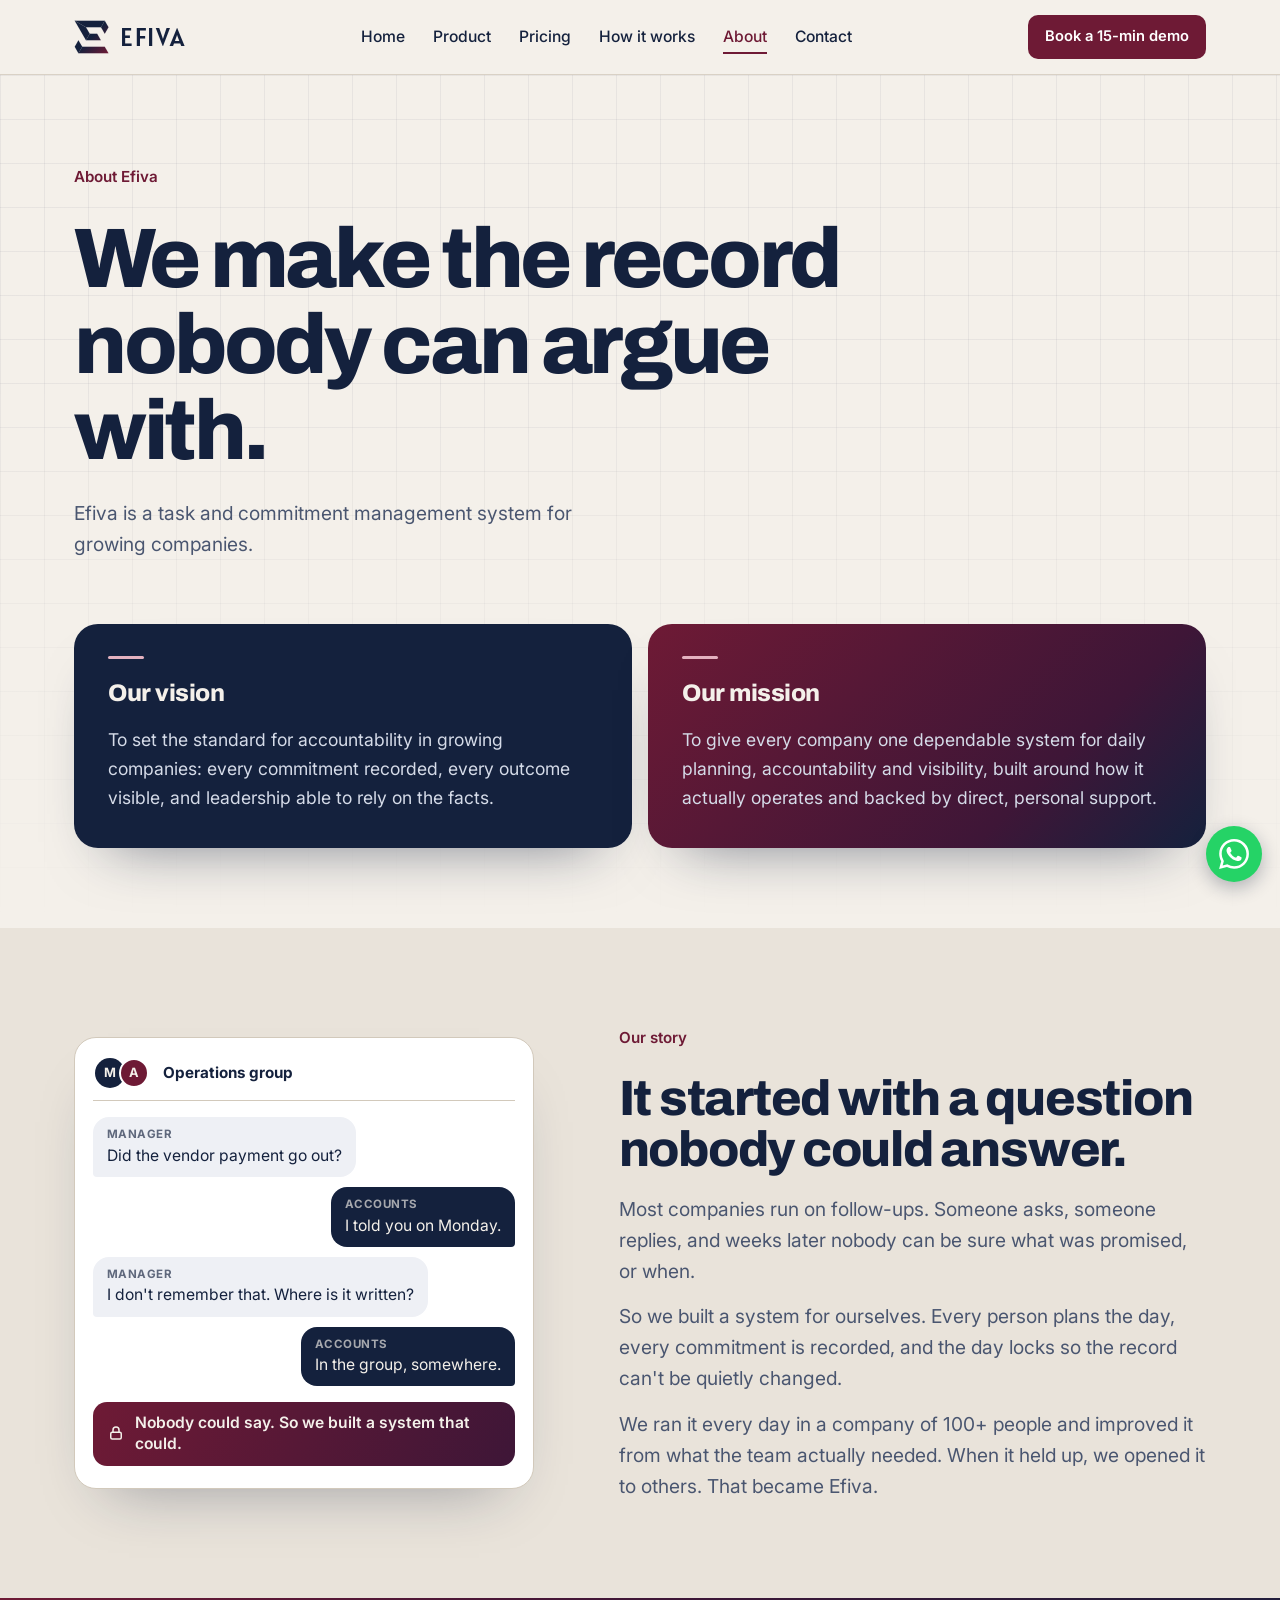
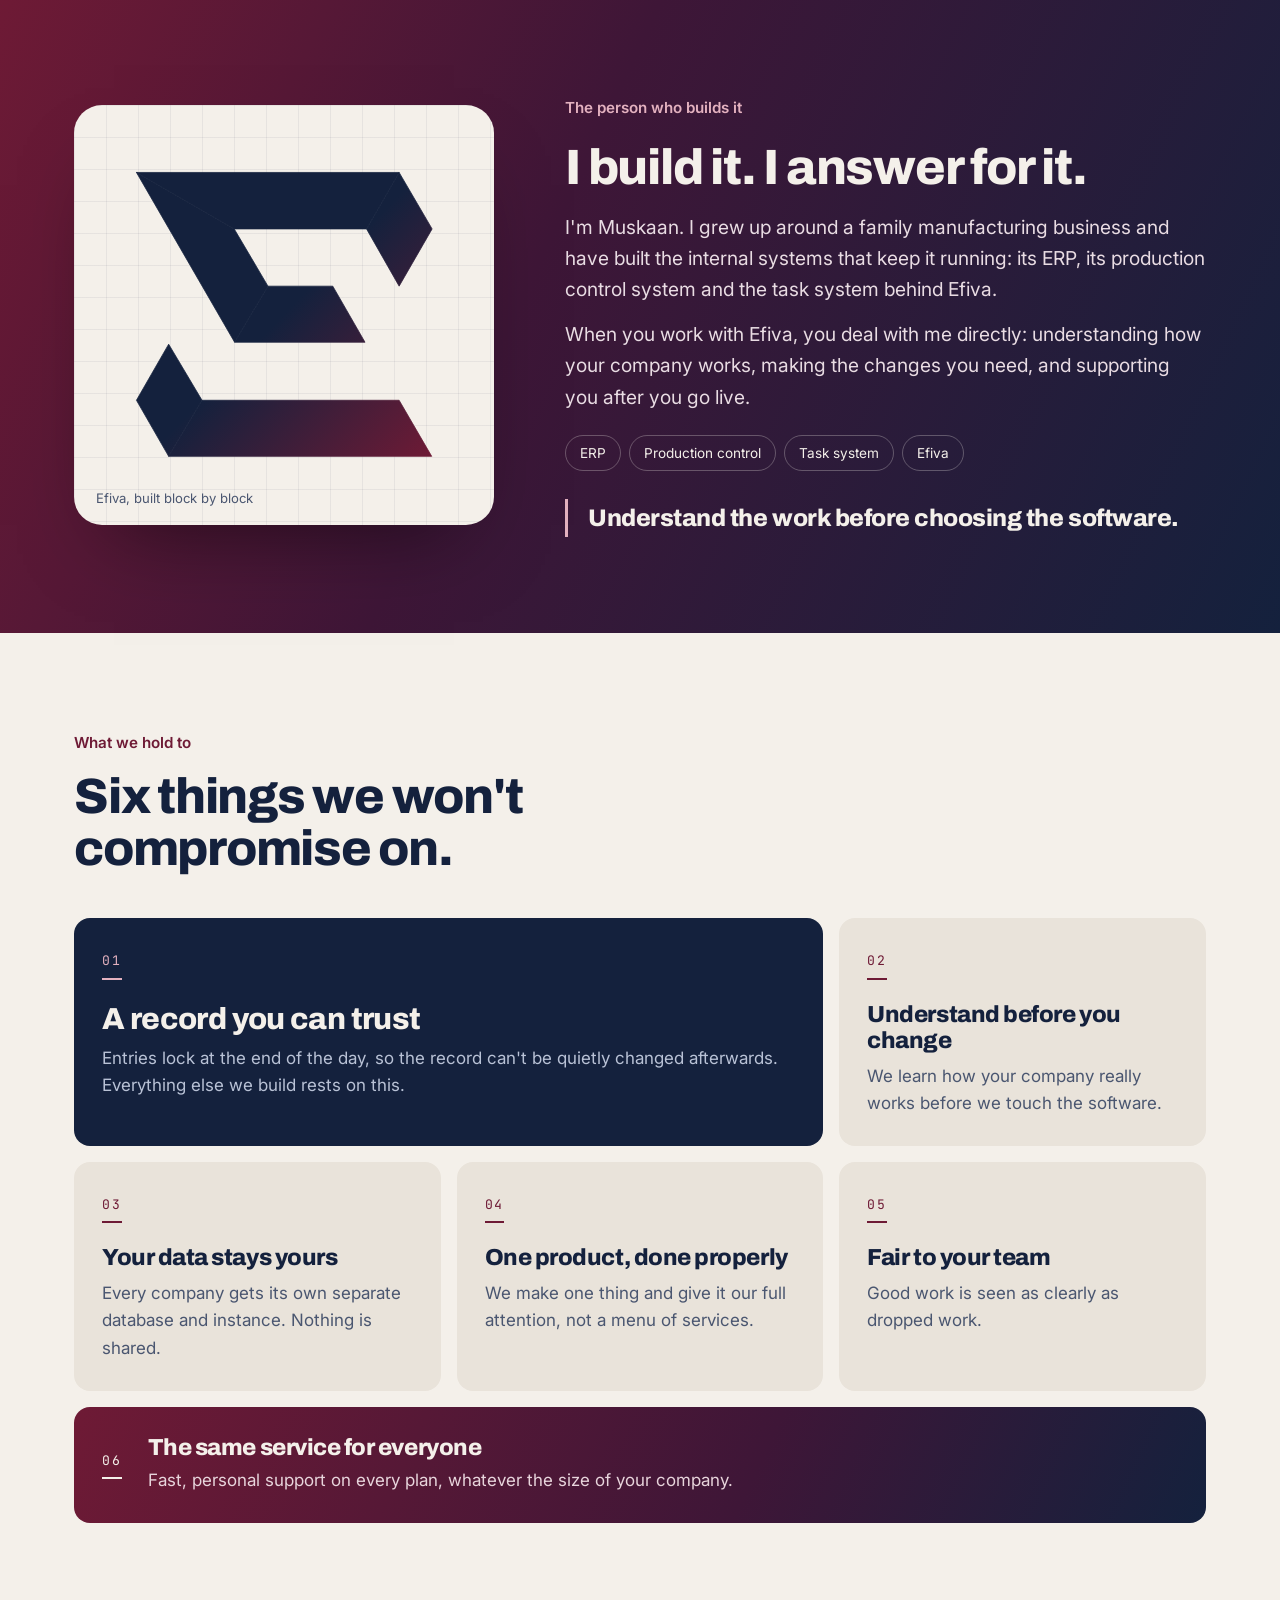
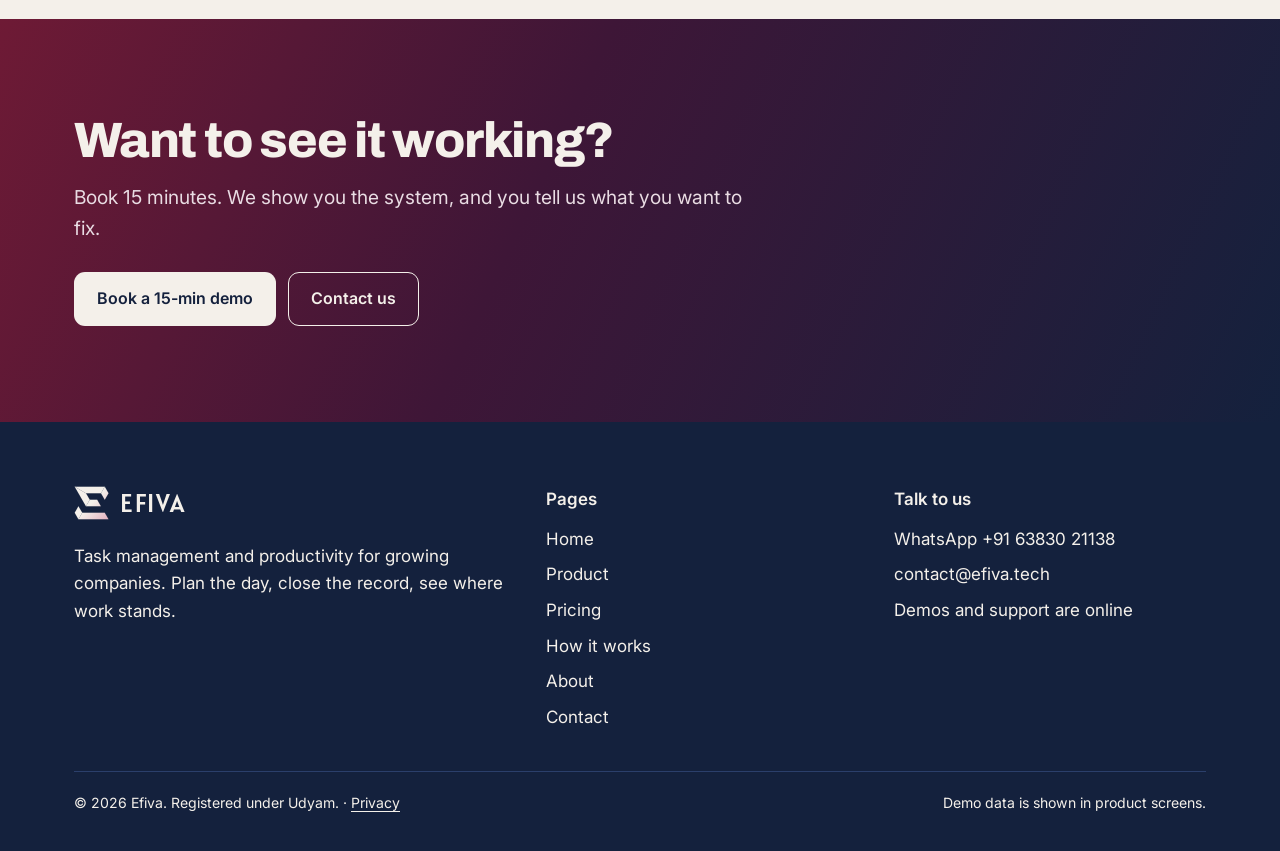
<file: about.html>
<!doctype html>
<html lang="en"><head>
<meta charset="utf-8"><meta name="viewport" content="width=device-width,initial-scale=1">
<meta property="og:type" content="website">
<meta property="og:site_name" content="Efiva">
<meta property="og:title" content="Efiva | About our task and commitment system">
<meta property="og:description" content="Efiva is a task and commitment management system for growing companies, built and proven in a working company before being offered to others.">
<meta property="og:url" content="https://efiva.tech/about.html">
<meta property="og:image" content="https://efiva.tech/og-image.png">
<meta property="og:image:secure_url" content="https://efiva.tech/og-image.png">
<meta property="og:image:type" content="image/png">
<meta property="og:image:width" content="1200">
<meta property="og:image:height" content="630">
<meta property="og:image:alt" content="Efiva: task and commitment management for growing companies">
<meta name="twitter:card" content="summary_large_image">
<meta name="twitter:title" content="Efiva | About our task and commitment system">
<meta name="twitter:description" content="Efiva is a task and commitment management system for growing companies, built and proven in a working company before being offered to others.">
<meta name="twitter:image" content="https://efiva.tech/og-image.png">
<title>Efiva | About our task and commitment system</title>
<meta name="description" content="Efiva is a task and commitment management system for growing companies, built and proven in a working company before being offered to others.">
<link rel="canonical" href="https://efiva.tech/about.html">


<meta name="theme-color" content="#14213D">
<link rel="preconnect" href="https://fonts.googleapis.com"><link rel="preconnect" href="https://fonts.gstatic.com" crossorigin>
<link href="https://fonts.googleapis.com/css2?family=Alatsi&family=Archivo:wght@600..800&family=Inter:wght@400;500;600&family=JetBrains+Mono:wght@400;500&display=swap" rel="stylesheet">
<link rel="stylesheet" href="styles.css">
<script>document.documentElement.classList.add('js')</script>
</head><body>
<a class="skip" href="#main">Skip to content</a>
<header class="top t-s"><div class="wrap nav">
<a class="brand" href="index.html" aria-label="Efiva home"><svg class="mk" viewBox="120 170 815 785" aria-hidden="true"><defs><linearGradient id="gm1" gradientUnits="userSpaceOnUse" x1="137" y1="187" x2="916" y2="936"><stop offset="0" stop-color="#14213D"/><stop offset=".5" stop-color="#14213D"/><stop offset="1" stop-color="#6E1A35"/></linearGradient></defs><g fill="url(#gm1)" stroke="url(#gm1)" stroke-width="2" stroke-linejoin="round"><polygon points="137,187 830,187 744,336 395,336"/><polygon points="137,187 395,336 484,487 396,635"/><polygon points="484,487 655,487 740,635 396,635"/><polygon points="830,187 917,336 830,487 744,336"/><polygon points="222,640 310,788 222,936 137,788"/><polygon points="310,788 830,788 916,936 222,936"/></g></svg><span>EFIVA</span></a>
<button class="menu-btn" aria-label="Menu" aria-expanded="false"><span></span><span></span><span></span></button>
<ul><li><a href="index.html">Home</a></li><li><a href="product.html">Product</a></li><li><a href="pricing.html">Pricing</a></li><li><a href="how-it-works.html">How it works</a></li><li><a href="about.html" aria-current=page>About</a></li><li><a href="contact.html">Contact</a></li></ul>
<a class="btn primary hide-m" href="contact.html">Book a 15-min demo</a>
</div></header>
<main id="main">
<section class="ab-hero2 t-s"><div class="wrap"><span class="eyebrow">About Efiva</span><h1>We make the record nobody can argue with.</h1><p class="lead">Efiva is a task and commitment management system for growing companies.</p>
<div class="ab-vm"><div class="ab-vc reveal"><span class="ab-vl">Our vision</span><p>To set the standard for accountability in growing companies: every commitment recorded, every outcome visible, and leadership able to rely on the facts.</p></div>
<div class="ab-vc m reveal"><span class="ab-vl">Our mission</span><p>To give every company one dependable system for daily planning, accountability and visibility, built around how it actually operates and backed by direct, personal support.</p></div></div></div></section>
<section class="sec t-s2"><div class="wrap ab-sgrid"><div class="ab-chat reveal" role="img" aria-label="A conversation: a manager asks about a vendor payment, accounts says they told him Monday, nobody can find it"><div class="ch"><span class="av">M</span><span class="av a">A</span><b>Operations group</b></div><div class="bb l" style="--d:0.3s"><small>Manager</small>Did the vendor payment go out?</div><div class="bb r" style="--d:1.1s"><small>Accounts</small>I told you on Monday.</div><div class="bb l" style="--d:1.9s"><small>Manager</small>I don't remember that. Where is it written?</div><div class="bb r" style="--d:2.7s"><small>Accounts</small>In the group, somewhere.</div><div class="bb sys" style="--d:3.6s"><svg viewBox="0 0 24 24" fill="none" stroke="currentColor" stroke-width="2" stroke-linecap="round" stroke-linejoin="round" aria-hidden="true"><rect x="5" y="11" width="14" height="9" rx="2"/><path d="M8 11V8a4 4 0 0 1 8 0v3"/></svg><span>Nobody could say. So we built a system that could.</span></div></div>
<div class="reveal"><span class="eyebrow">Our story</span><h2>It started with a question nobody could answer.</h2>
<p class="lead">Most companies run on follow-ups. Someone asks, someone replies, and weeks later nobody can be sure what was promised, or when.</p>
<p class="lead" style="margin-top:14px">So we built a system for ourselves. Every person plans the day, every commitment is recorded, and the day locks so the record can't be quietly changed.</p>
<p class="lead" style="margin-top:14px">We ran it every day in a company of 100+ people and improved it from what the team actually needed. When it held up, we opened it to others. That became Efiva.</p></div></div></section>
<section class="sec t-n grad ab-founder"><div class="wrap ab-fgrid"><div class="ab-tile reveal"><svg class="ab-mk" viewBox="120 170 815 785" role="img" aria-label="The Efiva mark, assembling from six blocks"><defs><linearGradient id="abg" gradientUnits="userSpaceOnUse" x1="137" y1="187" x2="916" y2="936"><stop offset="0" stop-color="#14213D"/><stop offset=".5" stop-color="#14213D"/><stop offset="1" stop-color="#6E1A35"/></linearGradient></defs><g><polygon points="137,187 830,187 744,336 395,336" style="--x:-80px;--y:-60px;--d:0ms"/><polygon points="137,187 395,336 484,487 396,635" style="--x:-90px;--y:20px;--d:90ms"/><polygon points="484,487 655,487 740,635 396,635" style="--x:60px;--y:-40px;--d:180ms"/><polygon points="830,187 917,336 830,487 744,336" style="--x:90px;--y:-50px;--d:270ms"/><polygon points="222,640 310,788 222,936 137,788" style="--x:-70px;--y:80px;--d:360ms"/><polygon points="310,788 830,788 916,936 222,936" style="--x:40px;--y:90px;--d:450ms"/></g></svg><span class="ab-cap">Efiva, built block by block</span></div>
<div class="reveal"><span class="eyebrow">The person who builds it</span><h2>I build it. I answer for it.</h2>
<p class="lead">I'm Muskaan. I grew up around a family manufacturing business and have built the internal systems that keep it running: its ERP, its production control system and the task system behind Efiva.</p>
<p class="lead" style="margin-top:14px">When you work with Efiva, you deal with me directly: understanding how your company works, making the changes you need, and supporting you after you go live.</p>
<div class="ab-chips"><span>ERP</span><span>Production control</span><span>Task system</span><span>Efiva</span></div>
<blockquote class="ab-q">Understand the work before choosing the software.</blockquote></div></div></section>
<section class="sec t-s"><div class="wrap"><div class="reveal" style="max-width:720px"><span class="eyebrow">What we hold to</span><h2>Six things we won't compromise on.</h2></div>
<div class="ab-bento">
<div class="ab-bc big dark reveal"><span class="ab-bi">01</span><h3>A record you can trust</h3><p>Entries lock at the end of the day, so the record can't be quietly changed afterwards. Everything else we build rests on this.</p></div>
<div class="ab-bc reveal"><span class="ab-bi">02</span><h3>Understand before you change</h3><p>We learn how your company really works before we touch the software.</p></div>
<div class="ab-bc reveal"><span class="ab-bi">03</span><h3>Your data stays yours</h3><p>Every company gets its own separate database and instance. Nothing is shared.</p></div>
<div class="ab-bc reveal"><span class="ab-bi">04</span><h3>One product, done properly</h3><p>We make one thing and give it our full attention, not a menu of services.</p></div>
<div class="ab-bc reveal"><span class="ab-bi">05</span><h3>Fair to your team</h3><p>Good work is seen as clearly as dropped work.</p></div>
<div class="ab-bc wide warm reveal"><span class="ab-bi">06</span><div><h3>The same service for everyone</h3><p>Fast, personal support on every plan, whatever the size of your company.</p></div></div>
</div></div></section>
<section class="sec t-n grad"><div class="wrap cta">
<h2>Want to see it working?</h2><p class="lead" style="margin-bottom:28px">Book 15 minutes. We show you the system, and you tell us what you want to fix.</p>
<div class="btn-row"><a class="btn primary" href="contact.html">Book a 15-min demo</a><a class="btn ghost" href="https://wa.me/916383021138?text=Hi%20Efiva%2C%20I%20have%20a%20question.">Contact us</a></div>
</div></section>
</main>
<a class="wa-fab" href="https://wa.me/916383021138?text=Hi%20Efiva%2C%20I%27d%20like%20to%20know%20more." aria-label="Chat with us on WhatsApp"><svg viewBox="0 0 24 24" width="30" height="30" fill="#fff" aria-hidden="true"><path d="M17.472 14.382c-.297-.149-1.758-.867-2.03-.967-.273-.099-.471-.148-.67.15-.197.297-.767.966-.94 1.164-.173.199-.347.223-.644.075-.297-.15-1.255-.463-2.39-1.475-.883-.788-1.48-1.761-1.653-2.059-.173-.297-.018-.458.13-.606.134-.133.298-.347.446-.52.149-.174.198-.298.298-.497.099-.198.05-.371-.025-.52-.075-.149-.669-1.612-.916-2.207-.242-.579-.487-.5-.669-.51-.173-.008-.371-.01-.57-.01-.198 0-.52.074-.792.372-.272.297-1.04 1.016-1.04 2.479 0 1.462 1.065 2.875 1.213 3.074.149.198 2.096 3.2 5.077 4.487.709.306 1.262.489 1.694.625.712.227 1.36.195 1.871.118.571-.085 1.758-.719 2.006-1.413.248-.694.248-1.289.173-1.413-.074-.124-.272-.198-.57-.347m-5.421 7.403h-.004a9.87 9.87 0 01-5.031-1.378l-.361-.214-3.741.982.998-3.648-.235-.374a9.86 9.86 0 01-1.51-5.26c.001-5.45 4.436-9.884 9.888-9.884 2.64 0 5.122 1.03 6.988 2.898a9.825 9.825 0 012.893 6.994c-.003 5.45-4.437 9.884-9.885 9.884m8.413-18.297A11.815 11.815 0 0012.05 0C5.495 0 .16 5.335.157 11.892c0 2.096.547 4.142 1.588 5.945L.057 24l6.305-1.654a11.882 11.882 0 005.683 1.448h.005c6.554 0 11.89-5.335 11.893-11.893a11.821 11.821 0 00-3.48-8.413Z"/></svg></a>
<footer class="t-n"><div class="wrap">
<div class="cols">
<div><a class="brand" href="index.html" aria-label="Efiva home"><svg class="mk" viewBox="120 170 815 785" aria-hidden="true"><defs><linearGradient id="gm2" gradientUnits="userSpaceOnUse" x1="137" y1="187" x2="916" y2="936"><stop offset="0" stop-color="#F4F0EA"/><stop offset=".5" stop-color="#F4F0EA"/><stop offset="1" stop-color="#E3B1BF"/></linearGradient></defs><g fill="url(#gm2)" stroke="url(#gm2)" stroke-width="2" stroke-linejoin="round"><polygon points="137,187 830,187 744,336 395,336"/><polygon points="137,187 395,336 484,487 396,635"/><polygon points="484,487 655,487 740,635 396,635"/><polygon points="830,187 917,336 830,487 744,336"/><polygon points="222,640 310,788 222,936 137,788"/><polygon points="310,788 830,788 916,936 222,936"/></g></svg><span>EFIVA</span></a><p style="margin-top:14px;max-width:26em">Task management and productivity for growing companies. Plan the day, close the record, see where work stands.</p></div>
<div><h4>Pages</h4><ul><li><a href="index.html">Home</a></li><li><a href="product.html">Product</a></li><li><a href="pricing.html">Pricing</a></li><li><a href="how-it-works.html">How it works</a></li><li><a href="about.html">About</a></li><li><a href="contact.html">Contact</a></li></ul></div>
<div><h4>Talk to us</h4><ul><li><a href="https://wa.me/916383021138">WhatsApp +91 63830 21138</a></li><li><a href="mailto:contact@efiva.tech">contact@efiva.tech</a></li><li>Demos and support are online</li></ul></div>
</div>
<div class="fine"><span>&copy; 2026 Efiva. Registered under Udyam. &middot; <a href="privacy.html">Privacy</a></span><span>Demo data is shown in product screens.</span></div>
</div></footer>
<script src="app.js"></script>
</body></html>
</file>
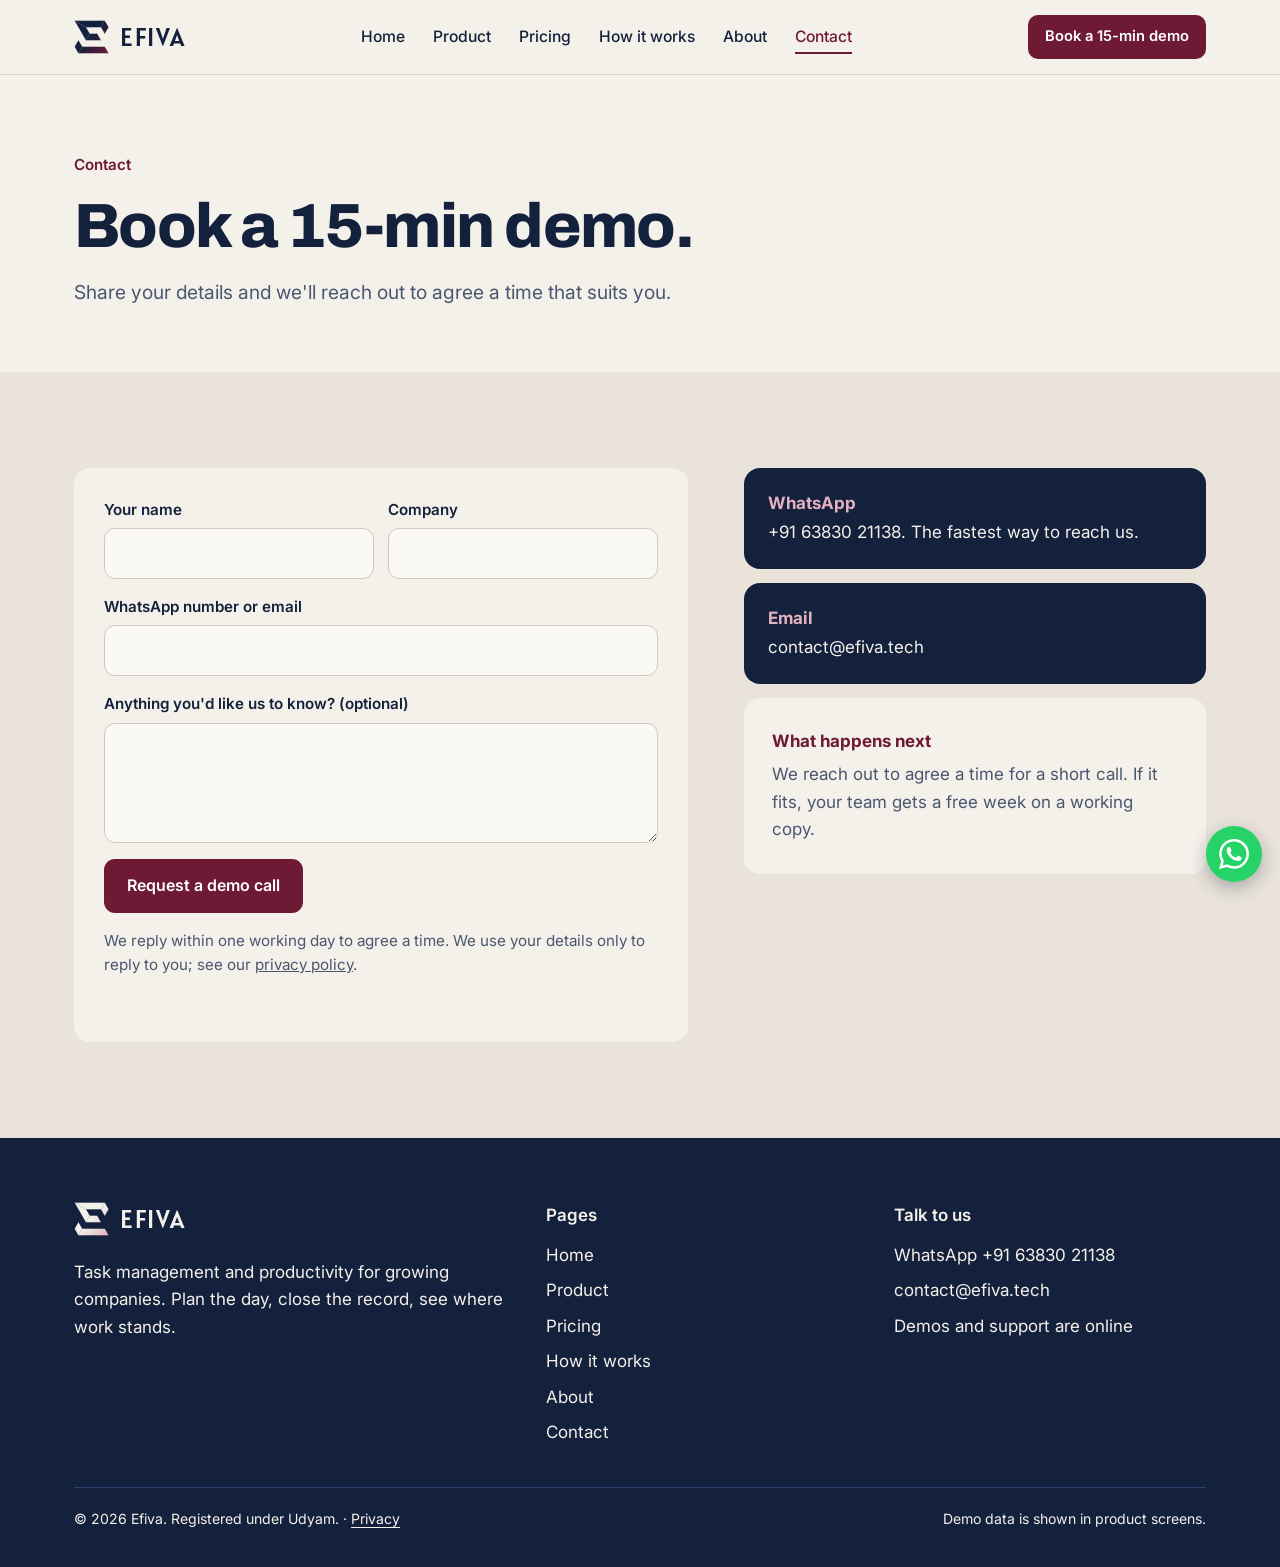
<file: contact.html>
<!doctype html>
<html lang="en"><head>
<meta charset="utf-8"><meta name="viewport" content="width=device-width,initial-scale=1">
<meta property="og:type" content="website">
<meta property="og:site_name" content="Efiva">
<meta property="og:title" content="Efiva | Contact us and book a 15-min demo">
<meta property="og:description" content="Book a 15-minute demo of Efiva. Share your details and we will reach out within one working day.">
<meta property="og:url" content="https://efiva.tech/contact.html">
<meta property="og:image" content="https://efiva.tech/og-image.png">
<meta property="og:image:secure_url" content="https://efiva.tech/og-image.png">
<meta property="og:image:type" content="image/png">
<meta property="og:image:width" content="1200">
<meta property="og:image:height" content="630">
<meta property="og:image:alt" content="Efiva: task and commitment management for growing companies">
<meta name="twitter:card" content="summary_large_image">
<meta name="twitter:title" content="Efiva | Contact us and book a 15-min demo">
<meta name="twitter:description" content="Book a 15-minute demo of Efiva. Share your details and we will reach out within one working day.">
<meta name="twitter:image" content="https://efiva.tech/og-image.png">
<title>Efiva | Contact us and book a 15-min demo</title>
<meta name="description" content="Book a 15-minute demo of Efiva. Share your details and we will reach out within one working day.">
<link rel="canonical" href="https://efiva.tech/contact.html">


<meta name="theme-color" content="#14213D">
<link rel="preconnect" href="https://fonts.googleapis.com"><link rel="preconnect" href="https://fonts.gstatic.com" crossorigin>
<link href="https://fonts.googleapis.com/css2?family=Alatsi&family=Archivo:wght@600..800&family=Inter:wght@400;500;600&family=JetBrains+Mono:wght@400;500&display=swap" rel="stylesheet">
<link rel="stylesheet" href="styles.css">
<script>document.documentElement.classList.add('js')</script>
</head><body>
<a class="skip" href="#main">Skip to content</a>
<header class="top t-s"><div class="wrap nav">
<a class="brand" href="index.html" aria-label="Efiva home"><svg class="mk" viewBox="120 170 815 785" aria-hidden="true"><defs><linearGradient id="gm1" gradientUnits="userSpaceOnUse" x1="137" y1="187" x2="916" y2="936"><stop offset="0" stop-color="#14213D"/><stop offset=".5" stop-color="#14213D"/><stop offset="1" stop-color="#6E1A35"/></linearGradient></defs><g fill="url(#gm1)" stroke="url(#gm1)" stroke-width="2" stroke-linejoin="round"><polygon points="137,187 830,187 744,336 395,336"/><polygon points="137,187 395,336 484,487 396,635"/><polygon points="484,487 655,487 740,635 396,635"/><polygon points="830,187 917,336 830,487 744,336"/><polygon points="222,640 310,788 222,936 137,788"/><polygon points="310,788 830,788 916,936 222,936"/></g></svg><span>EFIVA</span></a>
<button class="menu-btn" aria-label="Menu" aria-expanded="false"><span></span><span></span><span></span></button>
<ul><li><a href="index.html">Home</a></li><li><a href="product.html">Product</a></li><li><a href="pricing.html">Pricing</a></li><li><a href="how-it-works.html">How it works</a></li><li><a href="about.html">About</a></li><li><a href="contact.html" aria-current=page>Contact</a></li></ul>
<a class="btn primary hide-m" href="contact.html">Book a 15-min demo</a>
</div></header>
<main id="main">
<section class="page-hero t-s"><div class="wrap"><span class="eyebrow">Contact</span><h1>Book a 15-min demo.</h1><p class="lead">Share your details and we'll reach out to agree a time that suits you.</p></div></section>
<section class="sec t-s2"><div class="wrap two" style="align-items:start">
<div class="fwrap">
<form class="form wf" id="dform" action="https://api.web3forms.com/submit" method="POST">
<input type="hidden" name="access_key" value="ca94a6c9-ad22-4afb-af4f-408c00a61952"><input type="hidden" name="subject" value="Demo call request from the Efiva website">
<input type="checkbox" name="botcheck" class="hp" tabindex="-1" autocomplete="off"><input type="hidden" name="challenges" id="chal">
<div class="two2"><label>Your name<input name="name" required autocomplete="name"></label>
<label>Company<input name="company" required autocomplete="organization"></label></div>
<label>WhatsApp number or email<input name="contact" required></label>
<label>Anything you'd like us to know? (optional)<textarea name="message" rows="3"></textarea></label>
<button class="btn primary" type="submit" style="justify-self:start">Request a demo call</button><p class="note" style="margin:0">We reply within one working day to agree a time. We use your details only to reply to you; see our <a href="privacy.html">privacy policy</a>.</p><p class="fmsg" role="status"></p>
</form>
</div>
<div class="ctab reveal">
<a class="box" href="https://wa.me/916383021138?text=Hi%20Efiva%2C%20I%27d%20like%20to%20book%20a%2015-min%20demo."><b>WhatsApp</b>+91 63830 21138. The fastest way to reach us.</a>
<a class="box" href="mailto:contact@efiva.tech"><b>Email</b>contact@efiva.tech</a>
<div class="card"><b>What happens next</b><p style="margin-top:6px">We reach out to agree a time for a short call. If it fits, your team gets a free week on a working copy.</p></div>
</div></div></section></main>
<a class="wa-fab" href="https://wa.me/916383021138?text=Hi%20Efiva%2C%20I%27d%20like%20to%20know%20more." aria-label="Chat with us on WhatsApp"><svg viewBox="0 0 24 24" width="30" height="30" fill="#fff" aria-hidden="true"><path d="M17.472 14.382c-.297-.149-1.758-.867-2.03-.967-.273-.099-.471-.148-.67.15-.197.297-.767.966-.94 1.164-.173.199-.347.223-.644.075-.297-.15-1.255-.463-2.39-1.475-.883-.788-1.48-1.761-1.653-2.059-.173-.297-.018-.458.13-.606.134-.133.298-.347.446-.52.149-.174.198-.298.298-.497.099-.198.05-.371-.025-.52-.075-.149-.669-1.612-.916-2.207-.242-.579-.487-.5-.669-.51-.173-.008-.371-.01-.57-.01-.198 0-.52.074-.792.372-.272.297-1.04 1.016-1.04 2.479 0 1.462 1.065 2.875 1.213 3.074.149.198 2.096 3.2 5.077 4.487.709.306 1.262.489 1.694.625.712.227 1.36.195 1.871.118.571-.085 1.758-.719 2.006-1.413.248-.694.248-1.289.173-1.413-.074-.124-.272-.198-.57-.347m-5.421 7.403h-.004a9.87 9.87 0 01-5.031-1.378l-.361-.214-3.741.982.998-3.648-.235-.374a9.86 9.86 0 01-1.51-5.26c.001-5.45 4.436-9.884 9.888-9.884 2.64 0 5.122 1.03 6.988 2.898a9.825 9.825 0 012.893 6.994c-.003 5.45-4.437 9.884-9.885 9.884m8.413-18.297A11.815 11.815 0 0012.05 0C5.495 0 .16 5.335.157 11.892c0 2.096.547 4.142 1.588 5.945L.057 24l6.305-1.654a11.882 11.882 0 005.683 1.448h.005c6.554 0 11.89-5.335 11.893-11.893a11.821 11.821 0 00-3.48-8.413Z"/></svg></a>
<footer class="t-n"><div class="wrap">
<div class="cols">
<div><a class="brand" href="index.html" aria-label="Efiva home"><svg class="mk" viewBox="120 170 815 785" aria-hidden="true"><defs><linearGradient id="gm2" gradientUnits="userSpaceOnUse" x1="137" y1="187" x2="916" y2="936"><stop offset="0" stop-color="#F4F0EA"/><stop offset=".5" stop-color="#F4F0EA"/><stop offset="1" stop-color="#E3B1BF"/></linearGradient></defs><g fill="url(#gm2)" stroke="url(#gm2)" stroke-width="2" stroke-linejoin="round"><polygon points="137,187 830,187 744,336 395,336"/><polygon points="137,187 395,336 484,487 396,635"/><polygon points="484,487 655,487 740,635 396,635"/><polygon points="830,187 917,336 830,487 744,336"/><polygon points="222,640 310,788 222,936 137,788"/><polygon points="310,788 830,788 916,936 222,936"/></g></svg><span>EFIVA</span></a><p style="margin-top:14px;max-width:26em">Task management and productivity for growing companies. Plan the day, close the record, see where work stands.</p></div>
<div><h4>Pages</h4><ul><li><a href="index.html">Home</a></li><li><a href="product.html">Product</a></li><li><a href="pricing.html">Pricing</a></li><li><a href="how-it-works.html">How it works</a></li><li><a href="about.html">About</a></li><li><a href="contact.html">Contact</a></li></ul></div>
<div><h4>Talk to us</h4><ul><li><a href="https://wa.me/916383021138">WhatsApp +91 63830 21138</a></li><li><a href="mailto:contact@efiva.tech">contact@efiva.tech</a></li><li>Demos and support are online</li></ul></div>
</div>
<div class="fine"><span>&copy; 2026 Efiva. Registered under Udyam. &middot; <a href="privacy.html">Privacy</a></span><span>Demo data is shown in product screens.</span></div>
</div></footer>
<script src="app.js"></script>
</body></html>
</file>
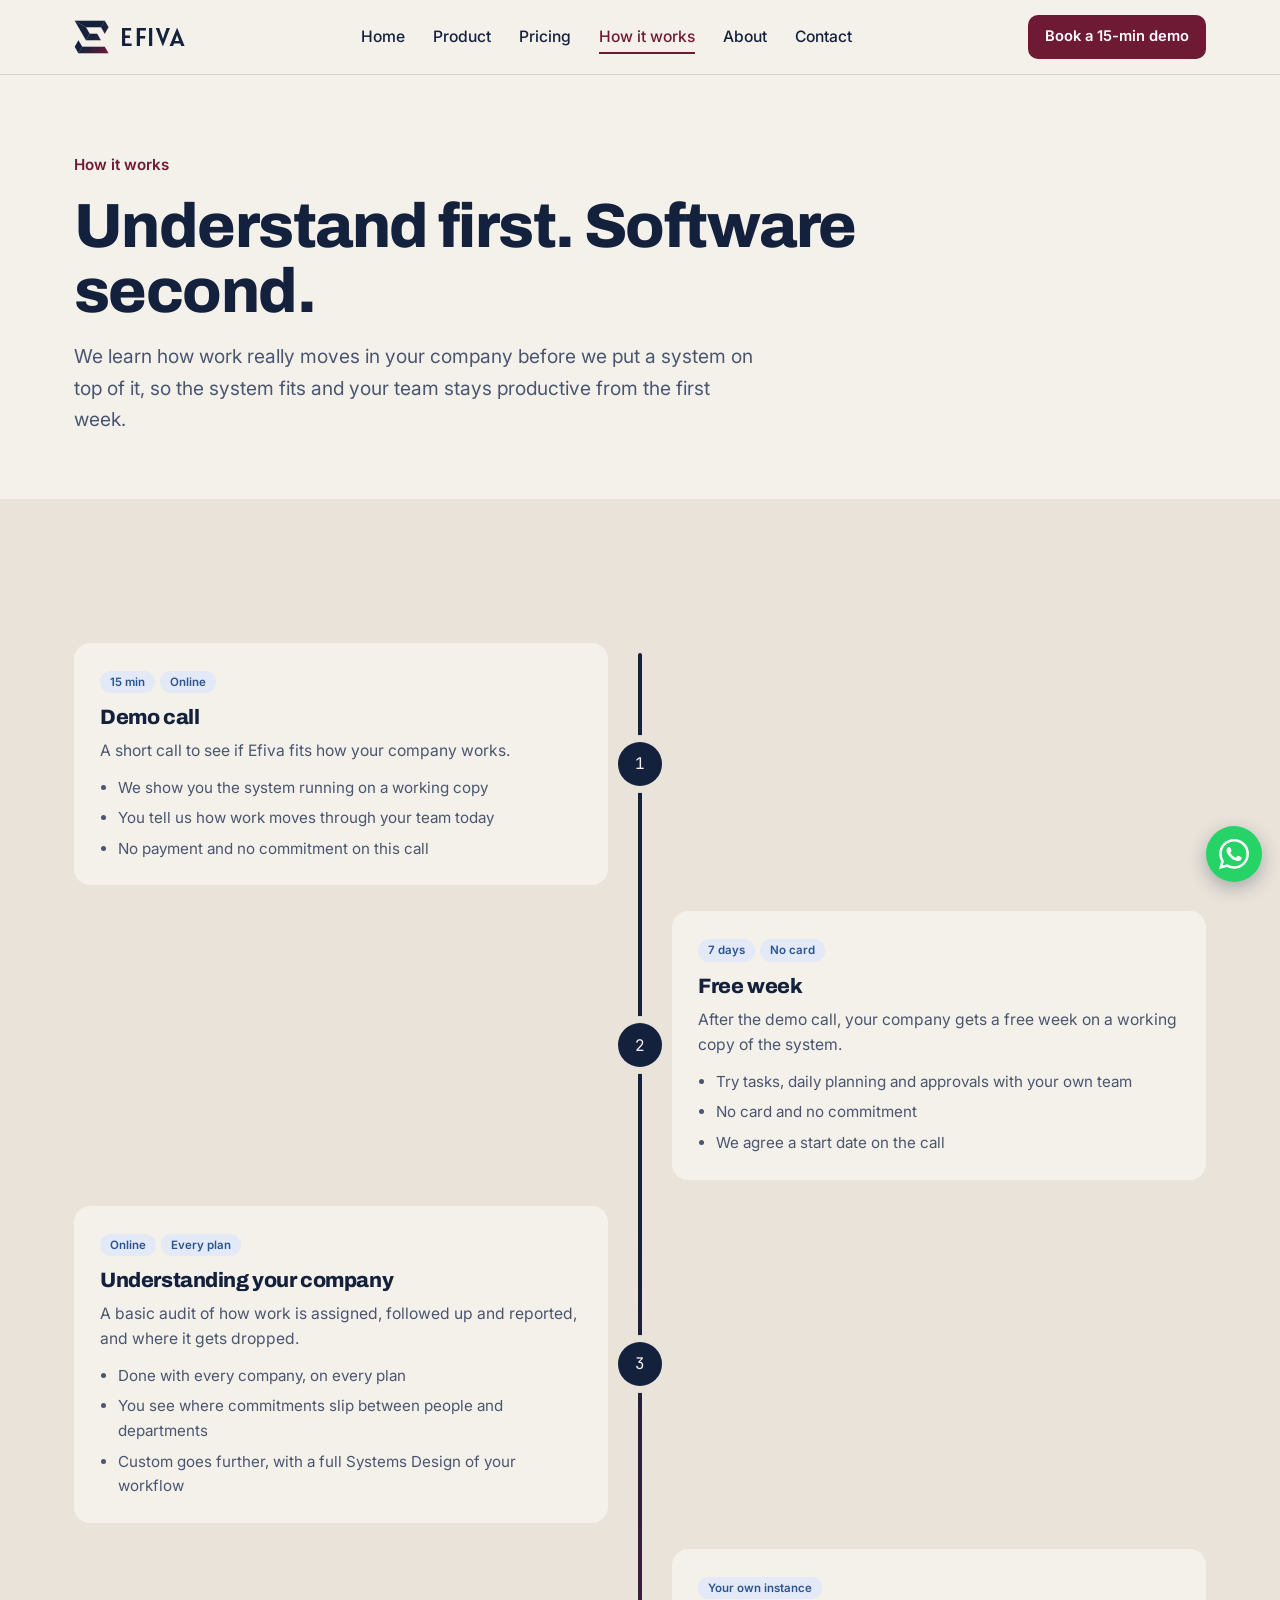
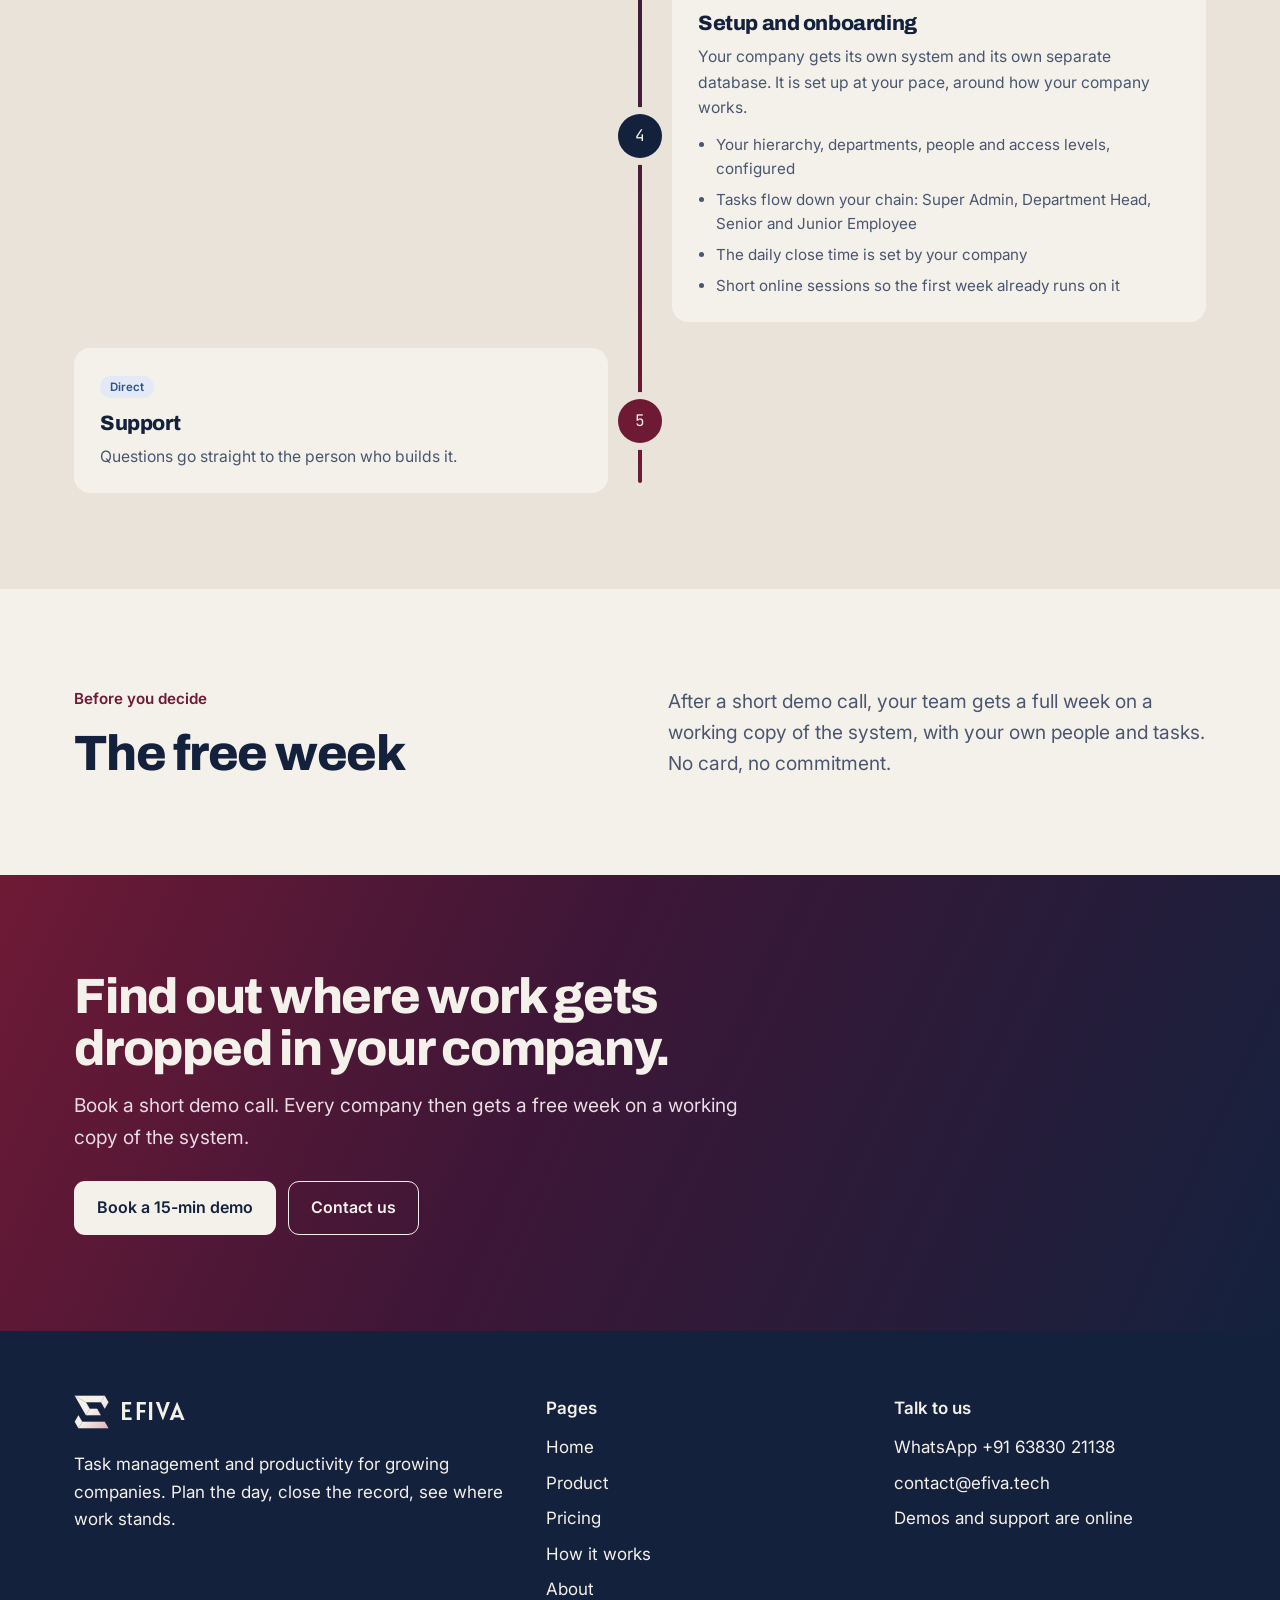
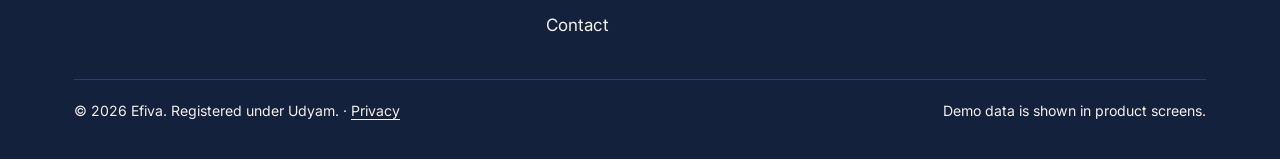
<file: how-it-works.html>
<!doctype html>
<html lang="en"><head>
<meta charset="utf-8"><meta name="viewport" content="width=device-width,initial-scale=1">
<meta property="og:type" content="website">
<meta property="og:site_name" content="Efiva">
<meta property="og:title" content="Efiva | How it works, from first call to live">
<meta property="og:description" content="Understanding, setup, onboarding and support. How Efiva goes from your first call to a live, productive system.">
<meta property="og:url" content="https://efiva.tech/how-it-works.html">
<meta property="og:image" content="https://efiva.tech/og-image.png">
<meta property="og:image:secure_url" content="https://efiva.tech/og-image.png">
<meta property="og:image:type" content="image/png">
<meta property="og:image:width" content="1200">
<meta property="og:image:height" content="630">
<meta property="og:image:alt" content="Efiva: task and commitment management for growing companies">
<meta name="twitter:card" content="summary_large_image">
<meta name="twitter:title" content="Efiva | How it works, from first call to live">
<meta name="twitter:description" content="Understanding, setup, onboarding and support. How Efiva goes from your first call to a live, productive system.">
<meta name="twitter:image" content="https://efiva.tech/og-image.png">
<title>Efiva | How it works, from first call to live</title>
<meta name="description" content="Understanding, setup, onboarding and support. How Efiva goes from your first call to a live, productive system.">
<link rel="canonical" href="https://efiva.tech/how-it-works.html">


<meta name="theme-color" content="#14213D">
<link rel="preconnect" href="https://fonts.googleapis.com"><link rel="preconnect" href="https://fonts.gstatic.com" crossorigin>
<link href="https://fonts.googleapis.com/css2?family=Alatsi&family=Archivo:wght@600..800&family=Inter:wght@400;500;600&family=JetBrains+Mono:wght@400;500&display=swap" rel="stylesheet">
<link rel="stylesheet" href="styles.css">
<script>document.documentElement.classList.add('js')</script>
</head><body>
<a class="skip" href="#main">Skip to content</a>
<header class="top t-s"><div class="wrap nav">
<a class="brand" href="index.html" aria-label="Efiva home"><svg class="mk" viewBox="120 170 815 785" aria-hidden="true"><defs><linearGradient id="gm1" gradientUnits="userSpaceOnUse" x1="137" y1="187" x2="916" y2="936"><stop offset="0" stop-color="#14213D"/><stop offset=".5" stop-color="#14213D"/><stop offset="1" stop-color="#6E1A35"/></linearGradient></defs><g fill="url(#gm1)" stroke="url(#gm1)" stroke-width="2" stroke-linejoin="round"><polygon points="137,187 830,187 744,336 395,336"/><polygon points="137,187 395,336 484,487 396,635"/><polygon points="484,487 655,487 740,635 396,635"/><polygon points="830,187 917,336 830,487 744,336"/><polygon points="222,640 310,788 222,936 137,788"/><polygon points="310,788 830,788 916,936 222,936"/></g></svg><span>EFIVA</span></a>
<button class="menu-btn" aria-label="Menu" aria-expanded="false"><span></span><span></span><span></span></button>
<ul><li><a href="index.html">Home</a></li><li><a href="product.html">Product</a></li><li><a href="pricing.html">Pricing</a></li><li><a href="how-it-works.html" aria-current=page>How it works</a></li><li><a href="about.html">About</a></li><li><a href="contact.html">Contact</a></li></ul>
<a class="btn primary hide-m" href="contact.html">Book a 15-min demo</a>
</div></header>
<main id="main">
<section class="page-hero t-s"><div class="wrap"><span class="eyebrow">How it works</span><h1>Understand first. Software second.</h1><p class="lead">We learn how work really moves in your company before we put a system on top of it, so the system fits and your team stays productive from the first week.</p></div></section>
<section class="sec t-s2"><div class="wrap"><div class="rm"><div class="rs reveal"><div class="rc"><span class="chip c-pending">15 min</span> <span class="chip c-pending">Online</span><h3>Demo call</h3><p>A short call to see if Efiva fits how your company works.</p><ul><li>We show you the system running on a working copy</li><li>You tell us how work moves through your team today</li><li>No payment and no commitment on this call</li></ul></div><span class="rn">1</span><span></span></div><div class="rs r reveal"><span></span><span class="rn">2</span><div class="rc"><span class="chip c-pending">7 days</span> <span class="chip c-pending">No card</span><h3>Free week</h3><p>After the demo call, your company gets a free week on a working copy of the system.</p><ul><li>Try tasks, daily planning and approvals with your own team</li><li>No card and no commitment</li><li>We agree a start date on the call</li></ul></div></div><div class="rs reveal"><div class="rc"><span class="chip c-pending">Online</span> <span class="chip c-pending">Every plan</span><h3>Understanding your company</h3><p>A basic audit of how work is assigned, followed up and reported, and where it gets dropped.</p><ul><li>Done with every company, on every plan</li><li>You see where commitments slip between people and departments</li><li>Custom goes further, with a full Systems Design of your workflow</li></ul></div><span class="rn">3</span><span></span></div><div class="rs r reveal"><span></span><span class="rn">4</span><div class="rc"><span class="chip c-pending">Your own instance</span><h3>Setup and onboarding</h3><p>Your company gets its own system and its own separate database. It is set up at your pace, around how your company works.</p><ul><li>Your hierarchy, departments, people and access levels, configured</li><li>Tasks flow down your chain: Super Admin, Department Head, Senior and Junior Employee</li><li>The daily close time is set by your company</li><li>Short online sessions so the first week already runs on it</li></ul></div></div><div class="rs reveal"><div class="rc"><span class="chip c-pending">Direct</span><h3>Support</h3><p>Questions go straight to the person who builds it.</p></div><span class="rn">5</span><span></span></div></div></div></section>
<section class="sec t-s"><div class="wrap two reveal"><div><span class="eyebrow">Before you decide</span><h2>The free week</h2></div><p class="lead">After a short demo call, your team gets a full week on a working copy of the system, with your own people and tasks. No card, no commitment.</p></div></section>
<section class="sec t-n grad"><div class="wrap cta">
<h2>Find out where work gets dropped in your company.</h2><p class="lead" style="margin-bottom:28px">Book a short demo call. Every company then gets a free week on a working copy of the system.</p>
<div class="btn-row"><a class="btn primary" href="contact.html">Book a 15-min demo</a><a class="btn ghost" href="https://wa.me/916383021138?text=Hi%20Efiva%2C%20I%20have%20a%20question.">Contact us</a></div>
</div></section>
</main>
<a class="wa-fab" href="https://wa.me/916383021138?text=Hi%20Efiva%2C%20I%27d%20like%20to%20know%20more." aria-label="Chat with us on WhatsApp"><svg viewBox="0 0 24 24" width="30" height="30" fill="#fff" aria-hidden="true"><path d="M17.472 14.382c-.297-.149-1.758-.867-2.03-.967-.273-.099-.471-.148-.67.15-.197.297-.767.966-.94 1.164-.173.199-.347.223-.644.075-.297-.15-1.255-.463-2.39-1.475-.883-.788-1.48-1.761-1.653-2.059-.173-.297-.018-.458.13-.606.134-.133.298-.347.446-.52.149-.174.198-.298.298-.497.099-.198.05-.371-.025-.52-.075-.149-.669-1.612-.916-2.207-.242-.579-.487-.5-.669-.51-.173-.008-.371-.01-.57-.01-.198 0-.52.074-.792.372-.272.297-1.04 1.016-1.04 2.479 0 1.462 1.065 2.875 1.213 3.074.149.198 2.096 3.2 5.077 4.487.709.306 1.262.489 1.694.625.712.227 1.36.195 1.871.118.571-.085 1.758-.719 2.006-1.413.248-.694.248-1.289.173-1.413-.074-.124-.272-.198-.57-.347m-5.421 7.403h-.004a9.87 9.87 0 01-5.031-1.378l-.361-.214-3.741.982.998-3.648-.235-.374a9.86 9.86 0 01-1.51-5.26c.001-5.45 4.436-9.884 9.888-9.884 2.64 0 5.122 1.03 6.988 2.898a9.825 9.825 0 012.893 6.994c-.003 5.45-4.437 9.884-9.885 9.884m8.413-18.297A11.815 11.815 0 0012.05 0C5.495 0 .16 5.335.157 11.892c0 2.096.547 4.142 1.588 5.945L.057 24l6.305-1.654a11.882 11.882 0 005.683 1.448h.005c6.554 0 11.89-5.335 11.893-11.893a11.821 11.821 0 00-3.48-8.413Z"/></svg></a>
<footer class="t-n"><div class="wrap">
<div class="cols">
<div><a class="brand" href="index.html" aria-label="Efiva home"><svg class="mk" viewBox="120 170 815 785" aria-hidden="true"><defs><linearGradient id="gm2" gradientUnits="userSpaceOnUse" x1="137" y1="187" x2="916" y2="936"><stop offset="0" stop-color="#F4F0EA"/><stop offset=".5" stop-color="#F4F0EA"/><stop offset="1" stop-color="#E3B1BF"/></linearGradient></defs><g fill="url(#gm2)" stroke="url(#gm2)" stroke-width="2" stroke-linejoin="round"><polygon points="137,187 830,187 744,336 395,336"/><polygon points="137,187 395,336 484,487 396,635"/><polygon points="484,487 655,487 740,635 396,635"/><polygon points="830,187 917,336 830,487 744,336"/><polygon points="222,640 310,788 222,936 137,788"/><polygon points="310,788 830,788 916,936 222,936"/></g></svg><span>EFIVA</span></a><p style="margin-top:14px;max-width:26em">Task management and productivity for growing companies. Plan the day, close the record, see where work stands.</p></div>
<div><h4>Pages</h4><ul><li><a href="index.html">Home</a></li><li><a href="product.html">Product</a></li><li><a href="pricing.html">Pricing</a></li><li><a href="how-it-works.html">How it works</a></li><li><a href="about.html">About</a></li><li><a href="contact.html">Contact</a></li></ul></div>
<div><h4>Talk to us</h4><ul><li><a href="https://wa.me/916383021138">WhatsApp +91 63830 21138</a></li><li><a href="mailto:contact@efiva.tech">contact@efiva.tech</a></li><li>Demos and support are online</li></ul></div>
</div>
<div class="fine"><span>&copy; 2026 Efiva. Registered under Udyam. &middot; <a href="privacy.html">Privacy</a></span><span>Demo data is shown in product screens.</span></div>
</div></footer>
<script src="app.js"></script>
</body></html>
</file>
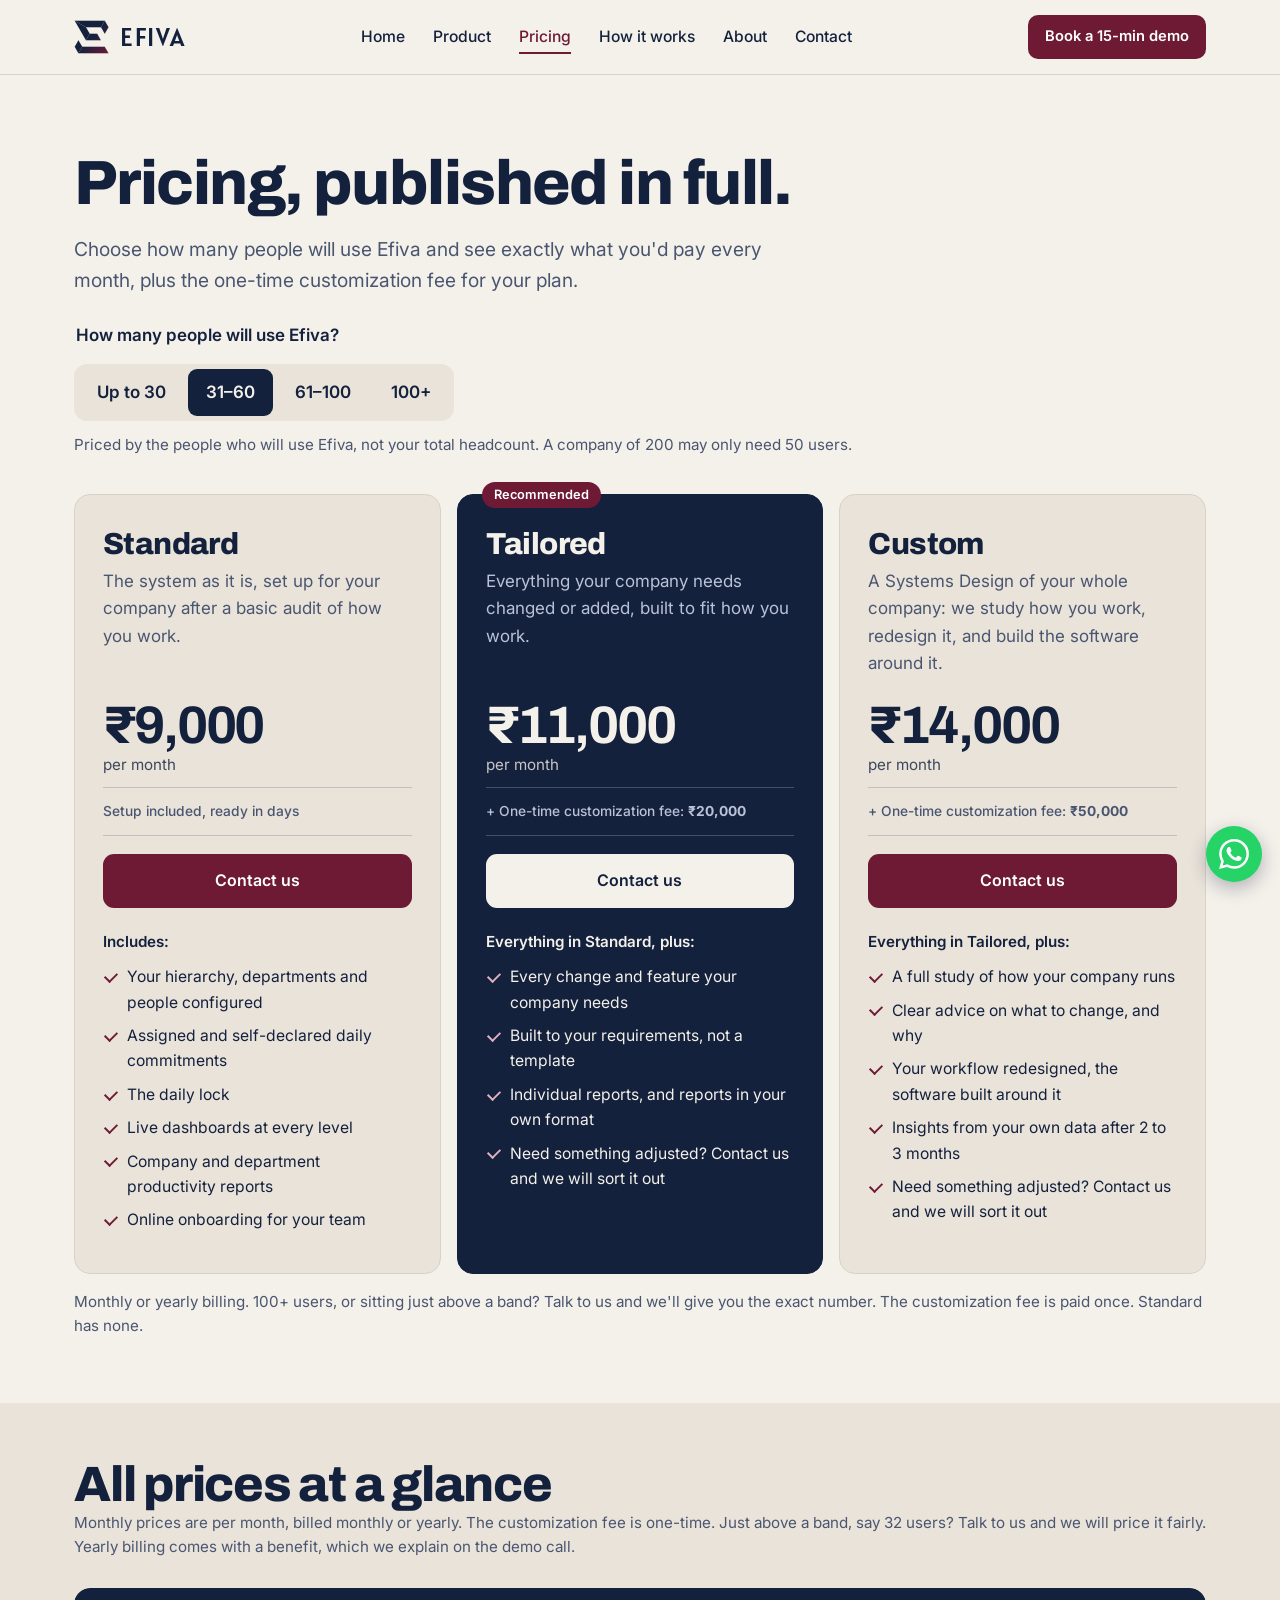
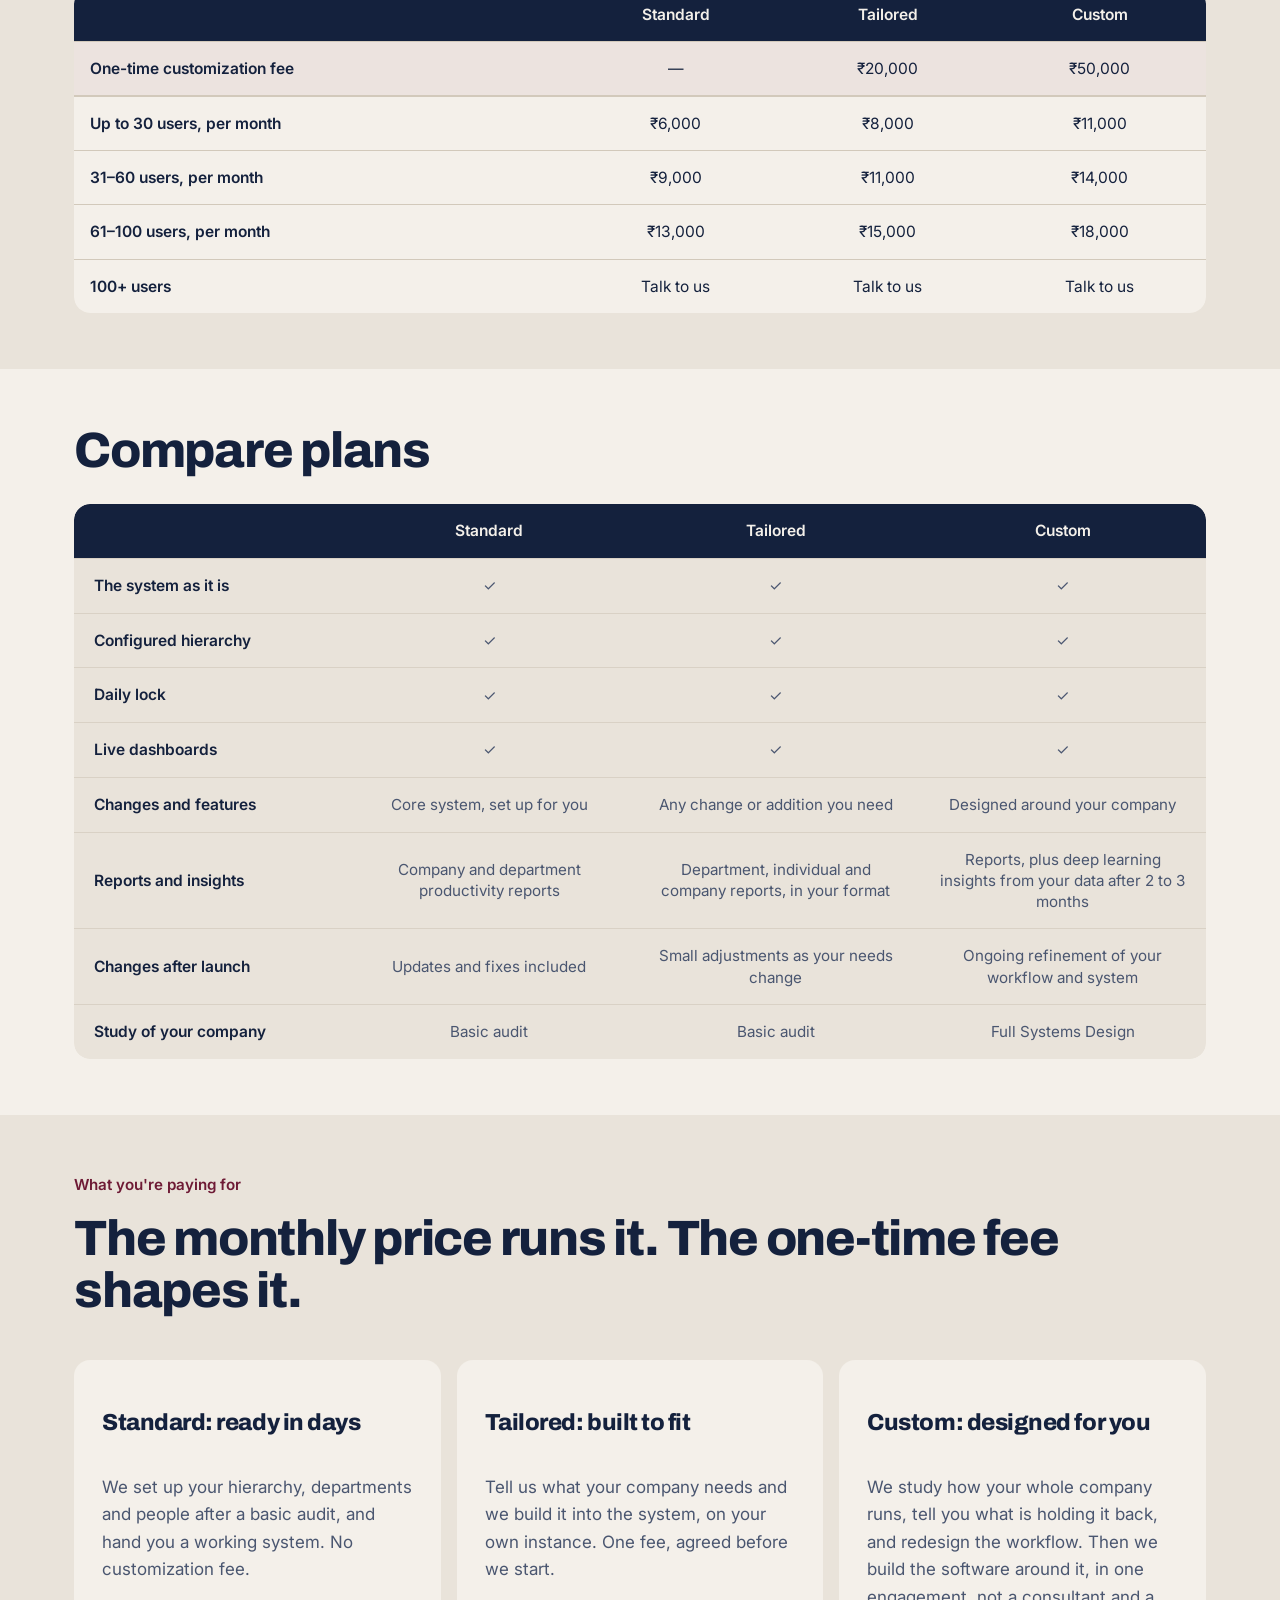
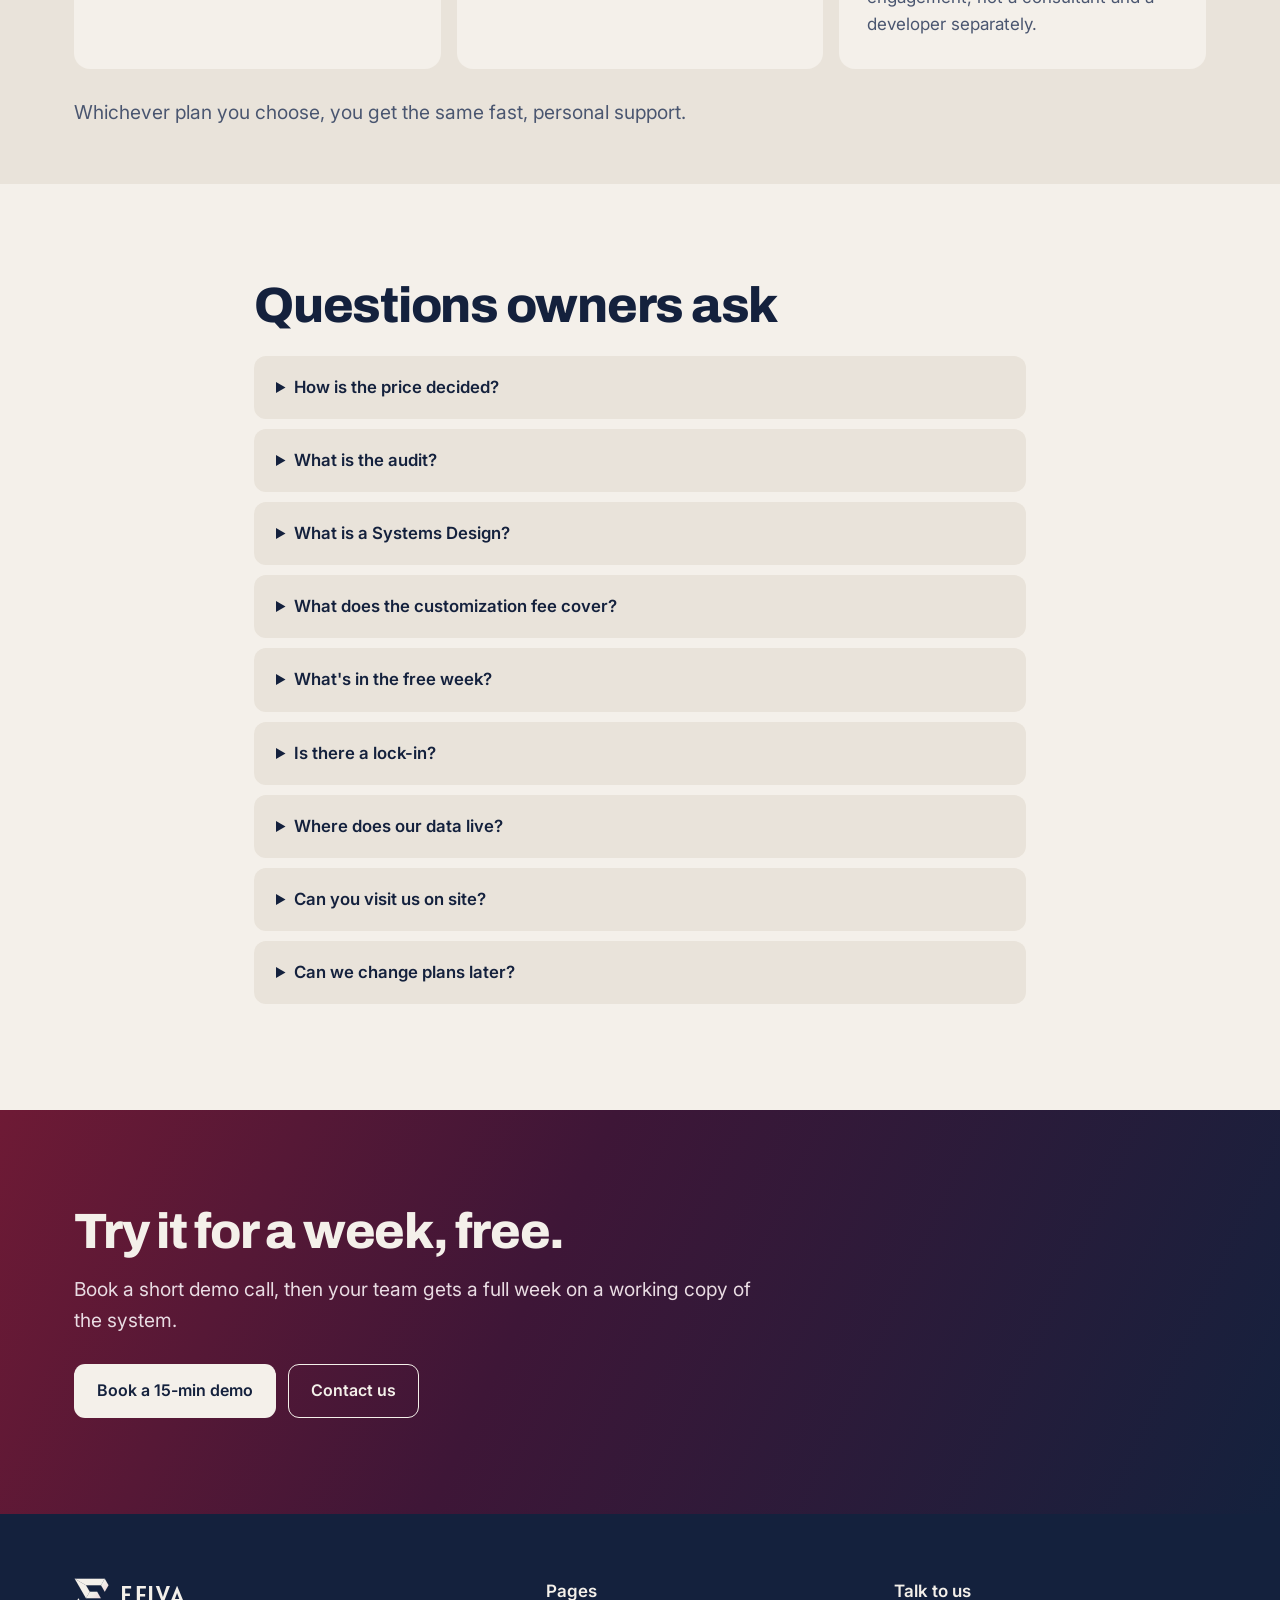
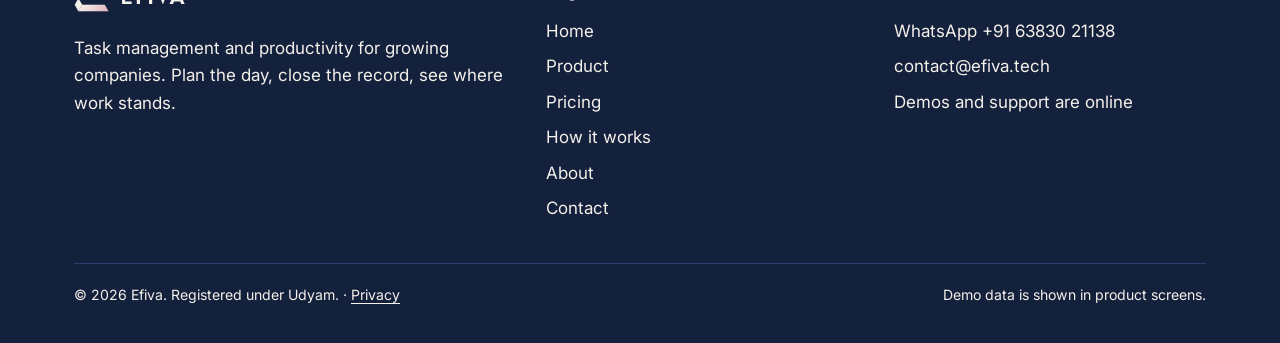
<file: pricing.html>
<!doctype html>
<html lang="en"><head>
<meta charset="utf-8"><meta name="viewport" content="width=device-width,initial-scale=1">
<meta property="og:type" content="website">
<meta property="og:site_name" content="Efiva">
<meta property="og:title" content="Efiva | Pricing, published in full">
<meta property="og:description" content="Every price published in full. Monthly plans by company size, with a free week on a working copy.">
<meta property="og:url" content="https://efiva.tech/pricing.html">
<meta property="og:image" content="https://efiva.tech/og-image.png">
<meta property="og:image:secure_url" content="https://efiva.tech/og-image.png">
<meta property="og:image:type" content="image/png">
<meta property="og:image:width" content="1200">
<meta property="og:image:height" content="630">
<meta property="og:image:alt" content="Efiva: task and commitment management for growing companies">
<meta name="twitter:card" content="summary_large_image">
<meta name="twitter:title" content="Efiva | Pricing, published in full">
<meta name="twitter:description" content="Every price published in full. Monthly plans by company size, with a free week on a working copy.">
<meta name="twitter:image" content="https://efiva.tech/og-image.png">
<title>Efiva | Pricing, published in full</title>
<meta name="description" content="Every price published in full. Monthly plans by company size, with a free week on a working copy.">
<link rel="canonical" href="https://efiva.tech/pricing.html">


<meta name="theme-color" content="#14213D">
<link rel="preconnect" href="https://fonts.googleapis.com"><link rel="preconnect" href="https://fonts.gstatic.com" crossorigin>
<link href="https://fonts.googleapis.com/css2?family=Alatsi&family=Archivo:wght@600..800&family=Inter:wght@400;500;600&family=JetBrains+Mono:wght@400;500&display=swap" rel="stylesheet">
<link rel="stylesheet" href="styles.css">
<script>document.documentElement.classList.add('js')</script>
</head><body>
<a class="skip" href="#main">Skip to content</a>
<header class="top t-s"><div class="wrap nav">
<a class="brand" href="index.html" aria-label="Efiva home"><svg class="mk" viewBox="120 170 815 785" aria-hidden="true"><defs><linearGradient id="gm1" gradientUnits="userSpaceOnUse" x1="137" y1="187" x2="916" y2="936"><stop offset="0" stop-color="#14213D"/><stop offset=".5" stop-color="#14213D"/><stop offset="1" stop-color="#6E1A35"/></linearGradient></defs><g fill="url(#gm1)" stroke="url(#gm1)" stroke-width="2" stroke-linejoin="round"><polygon points="137,187 830,187 744,336 395,336"/><polygon points="137,187 395,336 484,487 396,635"/><polygon points="484,487 655,487 740,635 396,635"/><polygon points="830,187 917,336 830,487 744,336"/><polygon points="222,640 310,788 222,936 137,788"/><polygon points="310,788 830,788 916,936 222,936"/></g></svg><span>EFIVA</span></a>
<button class="menu-btn" aria-label="Menu" aria-expanded="false"><span></span><span></span><span></span></button>
<ul><li><a href="index.html">Home</a></li><li><a href="product.html">Product</a></li><li><a href="pricing.html" aria-current=page>Pricing</a></li><li><a href="how-it-works.html">How it works</a></li><li><a href="about.html">About</a></li><li><a href="contact.html">Contact</a></li></ul>
<a class="btn primary hide-m" href="contact.html">Book a 15-min demo</a>
</div></header>
<main id="main">

<section class="page-hero t-s"><div class="wrap"><h1>Pricing, published in full.</h1><p class="lead">Choose how many people will use Efiva and see exactly what you'd pay every month, plus the one-time customization fee for your plan.</p>
<fieldset style="border:none;padding:0;margin:26px 0 0"><legend style="font-weight:600">How many people will use Efiva?</legend>
<div class="seg"><input type="radio" id="z1" name="size" value="s30"><label for="z1">Up to 30</label><input type="radio" id="z2" name="size" value="s60" checked><label for="z2">31&ndash;60</label><input type="radio" id="z3" name="size" value="s100"><label for="z3">61&ndash;100</label><input type="radio" id="z4" name="size" value="s100p"><label for="z4">100+</label></div><p class="note" style="margin:12px 0 0">Priced by the people who will use Efiva, not your total headcount. A company of 200 may only need 50 users.</p></fieldset>
<div class="plans"><div class="plan" data-plan="Standard"><h3>Standard</h3><p class="desc">The system as it is, set up for your company after a basic audit of how you work.</p>
<div class="price">&#8377;9,000</div><div class="per">per month</div><div class="up">Setup included, ready in days</div>
<a class="btn" href="https://wa.me/916383021138?text=Hi%20Efiva%2C%20I%27d%20like%20to%20know%20more%20about%20the%20Standard%20plan.">Contact us</a>
<p class="inc">Includes:</p><ul><li>Your hierarchy, departments and people configured</li><li>Assigned and self-declared daily commitments</li><li>The daily lock</li><li>Live dashboards at every level</li><li>Company and department productivity reports</li><li>Online onboarding for your team</li></ul></div><div class="plan pop" data-plan="Tailored"><span class="tag">Recommended</span><h3>Tailored</h3><p class="desc">Everything your company needs changed or added, built to fit how you work.</p>
<div class="price">&#8377;9,000</div><div class="per">per month</div><div class="up">+ One-time customization fee: <b>&#8377;20,000</b></div>
<a class="btn" href="https://wa.me/916383021138?text=Hi%20Efiva%2C%20I%27d%20like%20to%20know%20more%20about%20the%20Tailored%20plan.">Contact us</a>
<p class="inc">Everything in Standard, plus:</p><ul><li>Every change and feature your company needs</li><li>Built to your requirements, not a template</li><li>Individual reports, and reports in your own format</li><li>Need something adjusted? Contact us and we will sort it out</li></ul></div><div class="plan" data-plan="Custom"><h3>Custom</h3><p class="desc">A Systems Design of your whole company: we study how you work, redesign it, and build the software around it.</p>
<div class="price">&#8377;9,000</div><div class="per">per month</div><div class="up">+ One-time customization fee: <b>&#8377;50,000</b></div>
<a class="btn" href="https://wa.me/916383021138?text=Hi%20Efiva%2C%20I%27d%20like%20to%20know%20more%20about%20the%20Custom%20plan.">Contact us</a>
<p class="inc">Everything in Tailored, plus:</p><ul><li>A full study of how your company runs</li><li>Clear advice on what to change, and why</li><li>Your workflow redesigned, the software built around it</li><li>Insights from your own data after 2 to 3 months</li><li>Need something adjusted? Contact us and we will sort it out</li></ul></div></div>
<p class="note">Monthly or yearly billing. 100+ users, or sitting just above a band? Talk to us and we'll give you the exact number. The customization fee is paid once. Standard has none.</p></div></section>
<section class="sec tight t-s2"><div class="wrap"><h2>All prices at a glance</h2>
<p class="note" style="margin:0 0 18px">Monthly prices are per month, billed monthly or yearly. The customization fee is one-time. Just above a band, say 32 users? Talk to us and we will price it fairly. Yearly billing comes with a benefit, which we explain on the demo call.</p>
<div class="tw"><table class="t"><thead><tr><th>&nbsp;</th><th>Standard</th><th>Tailored</th><th>Custom</th></tr></thead><tbody>
<tr class="sep2"><td>One-time customization fee</td><td>&mdash;</td><td>&#8377;20,000</td><td>&#8377;50,000</td></tr>
<tr class="sep"><td>Up to 30 users, per month</td><td>&#8377;6,000</td><td>&#8377;8,000</td><td>&#8377;11,000</td></tr>
<tr><td>31&ndash;60 users, per month</td><td>&#8377;9,000</td><td>&#8377;11,000</td><td>&#8377;14,000</td></tr>
<tr><td>61&ndash;100 users, per month</td><td>&#8377;13,000</td><td>&#8377;15,000</td><td>&#8377;18,000</td></tr>
<tr><td>100+ users</td><td>Talk to us</td><td>Talk to us</td><td>Talk to us</td></tr>
</tbody></table></div></div></section>
<section class="sec tight t-s"><div class="wrap"><h2>Compare plans</h2>
<div class="tw"><table class="t cmp"><thead><tr><th>&nbsp;</th><th>Standard</th><th>Tailored</th><th>Custom</th></tr></thead><tbody>
<tr><td>The system as it is</td><td>&#10003;</td><td>&#10003;</td><td>&#10003;</td></tr>
<tr><td>Configured hierarchy</td><td>&#10003;</td><td>&#10003;</td><td>&#10003;</td></tr>
<tr><td>Daily lock</td><td>&#10003;</td><td>&#10003;</td><td>&#10003;</td></tr>
<tr><td>Live dashboards</td><td>&#10003;</td><td>&#10003;</td><td>&#10003;</td></tr>
<tr><td>Changes and features</td><td>Core system, set up for you</td><td>Any change or addition you need</td><td>Designed around your company</td></tr>
<tr><td>Reports and insights</td><td>Company and department productivity reports</td><td>Department, individual and company reports, in your format</td><td>Reports, plus deep learning insights from your data after 2 to 3 months</td></tr>
<tr><td>Changes after launch</td><td>Updates and fixes included</td><td>Small adjustments as your needs change</td><td>Ongoing refinement of your workflow and system</td></tr>
<tr><td>Study of your company</td><td>Basic audit</td><td>Basic audit</td><td>Full Systems Design</td></tr>
</tbody></table></div></div></section>
<section class="sec tight t-s2"><div class="wrap"><div class="reveal"><span class="eyebrow">What you're paying for</span><h2>The monthly price runs it. The one-time fee shapes it.</h2></div>
<div class="cards3">
<div class="card reveal"><h3>Standard: ready in days</h3><p>We set up your hierarchy, departments and people after a basic audit, and hand you a working system. No customization fee.</p></div>
<div class="card reveal"><h3>Tailored: built to fit</h3><p>Tell us what your company needs and we build it into the system, on your own instance. One fee, agreed before we start.</p></div>
<div class="card reveal"><h3>Custom: designed for you</h3><p>We study how your whole company runs, tell you what is holding it back, and redesign the workflow. Then we build the software around it, in one engagement, not a consultant and a developer separately.</p></div>
</div><p class="lead reveal" style="margin-top:28px;max-width:none">Whichever plan you choose, you get the same fast, personal support.</p></div></section>
<section class="sec t-s"><div class="wrap" style="max-width:820px"><h2 style="margin-bottom:24px">Questions owners ask</h2><details><summary>How is the price decided?</summary><p>By the number of people who will use Efiva, not your total headcount. A company of 200 employees where 50 people use the system is priced at 50. If you sit just above a band, say 32 users, tell us and we'll price it fairly instead of moving you to the next band. For 100+ users, talk to us.</p></details><details><summary>What is the audit?</summary><p>A basic understanding of how your company works: who reports to whom, how work is assigned and followed up. We do it with every company, on every plan, so your hierarchy and people are set up properly.</p></details><details><summary>What is a Systems Design?</summary><p>The deeper work in the Custom plan. We study your whole company, tell you what is broken and what to change, re-engineer your workflow, and build the software around it.</p></details><details><summary>What does the customization fee cover?</summary><p>Standard has none. Tailored (&#8377;20,000) covers building the changes and features your company needs into the system. Custom (&#8377;50,000) covers the full Systems Design: studying your company, redesigning the workflow, and building the software around it. It is paid once, and agreed with you before we start.</p></details><details><summary>What's in the free week?</summary><p>After a short demo call, your team gets a full week on a working copy of the system. No card, no commitment. We agree a start date on the call, and the test data is cleared when the week ends.</p></details><details><summary>Is there a lock-in?</summary><p>No. Plans are billed monthly or yearly. Standard has no customization fee; Tailored and Custom have a one-time customization fee, listed above.</p></details><details><summary>Where does our data live?</summary><p>Every company gets its own separate database and its own instance, on a subdomain of your company's or ours. Nothing is shared with other clients.</p></details><details><summary>Can you visit us on site?</summary><p>Our work is online for now. On-site visits can be arranged, with travel and stay covered by you.</p></details><details><summary>Can we change plans later?</summary><p>Yes, you can upgrade at any time. The customization fee is one-time.</p></details></div></section>
<section class="sec t-n grad"><div class="wrap cta">
<h2>Try it for a week, free.</h2><p class="lead" style="margin-bottom:28px">Book a short demo call, then your team gets a full week on a working copy of the system.</p>
<div class="btn-row"><a class="btn primary" href="contact.html">Book a 15-min demo</a><a class="btn ghost" href="https://wa.me/916383021138?text=Hi%20Efiva%2C%20I%20have%20a%20question.">Contact us</a></div>
</div></section>

</main>
<a class="wa-fab" href="https://wa.me/916383021138?text=Hi%20Efiva%2C%20I%27d%20like%20to%20know%20more." aria-label="Chat with us on WhatsApp"><svg viewBox="0 0 24 24" width="30" height="30" fill="#fff" aria-hidden="true"><path d="M17.472 14.382c-.297-.149-1.758-.867-2.03-.967-.273-.099-.471-.148-.67.15-.197.297-.767.966-.94 1.164-.173.199-.347.223-.644.075-.297-.15-1.255-.463-2.39-1.475-.883-.788-1.48-1.761-1.653-2.059-.173-.297-.018-.458.13-.606.134-.133.298-.347.446-.52.149-.174.198-.298.298-.497.099-.198.05-.371-.025-.52-.075-.149-.669-1.612-.916-2.207-.242-.579-.487-.5-.669-.51-.173-.008-.371-.01-.57-.01-.198 0-.52.074-.792.372-.272.297-1.04 1.016-1.04 2.479 0 1.462 1.065 2.875 1.213 3.074.149.198 2.096 3.2 5.077 4.487.709.306 1.262.489 1.694.625.712.227 1.36.195 1.871.118.571-.085 1.758-.719 2.006-1.413.248-.694.248-1.289.173-1.413-.074-.124-.272-.198-.57-.347m-5.421 7.403h-.004a9.87 9.87 0 01-5.031-1.378l-.361-.214-3.741.982.998-3.648-.235-.374a9.86 9.86 0 01-1.51-5.26c.001-5.45 4.436-9.884 9.888-9.884 2.64 0 5.122 1.03 6.988 2.898a9.825 9.825 0 012.893 6.994c-.003 5.45-4.437 9.884-9.885 9.884m8.413-18.297A11.815 11.815 0 0012.05 0C5.495 0 .16 5.335.157 11.892c0 2.096.547 4.142 1.588 5.945L.057 24l6.305-1.654a11.882 11.882 0 005.683 1.448h.005c6.554 0 11.89-5.335 11.893-11.893a11.821 11.821 0 00-3.48-8.413Z"/></svg></a>
<footer class="t-n"><div class="wrap">
<div class="cols">
<div><a class="brand" href="index.html" aria-label="Efiva home"><svg class="mk" viewBox="120 170 815 785" aria-hidden="true"><defs><linearGradient id="gm2" gradientUnits="userSpaceOnUse" x1="137" y1="187" x2="916" y2="936"><stop offset="0" stop-color="#F4F0EA"/><stop offset=".5" stop-color="#F4F0EA"/><stop offset="1" stop-color="#E3B1BF"/></linearGradient></defs><g fill="url(#gm2)" stroke="url(#gm2)" stroke-width="2" stroke-linejoin="round"><polygon points="137,187 830,187 744,336 395,336"/><polygon points="137,187 395,336 484,487 396,635"/><polygon points="484,487 655,487 740,635 396,635"/><polygon points="830,187 917,336 830,487 744,336"/><polygon points="222,640 310,788 222,936 137,788"/><polygon points="310,788 830,788 916,936 222,936"/></g></svg><span>EFIVA</span></a><p style="margin-top:14px;max-width:26em">Task management and productivity for growing companies. Plan the day, close the record, see where work stands.</p></div>
<div><h4>Pages</h4><ul><li><a href="index.html">Home</a></li><li><a href="product.html">Product</a></li><li><a href="pricing.html">Pricing</a></li><li><a href="how-it-works.html">How it works</a></li><li><a href="about.html">About</a></li><li><a href="contact.html">Contact</a></li></ul></div>
<div><h4>Talk to us</h4><ul><li><a href="https://wa.me/916383021138">WhatsApp +91 63830 21138</a></li><li><a href="mailto:contact@efiva.tech">contact@efiva.tech</a></li><li>Demos and support are online</li></ul></div>
</div>
<div class="fine"><span>&copy; 2026 Efiva. Registered under Udyam. &middot; <a href="privacy.html">Privacy</a></span><span>Demo data is shown in product screens.</span></div>
</div></footer>
<script src="app.js"></script>
</body></html>
</file>
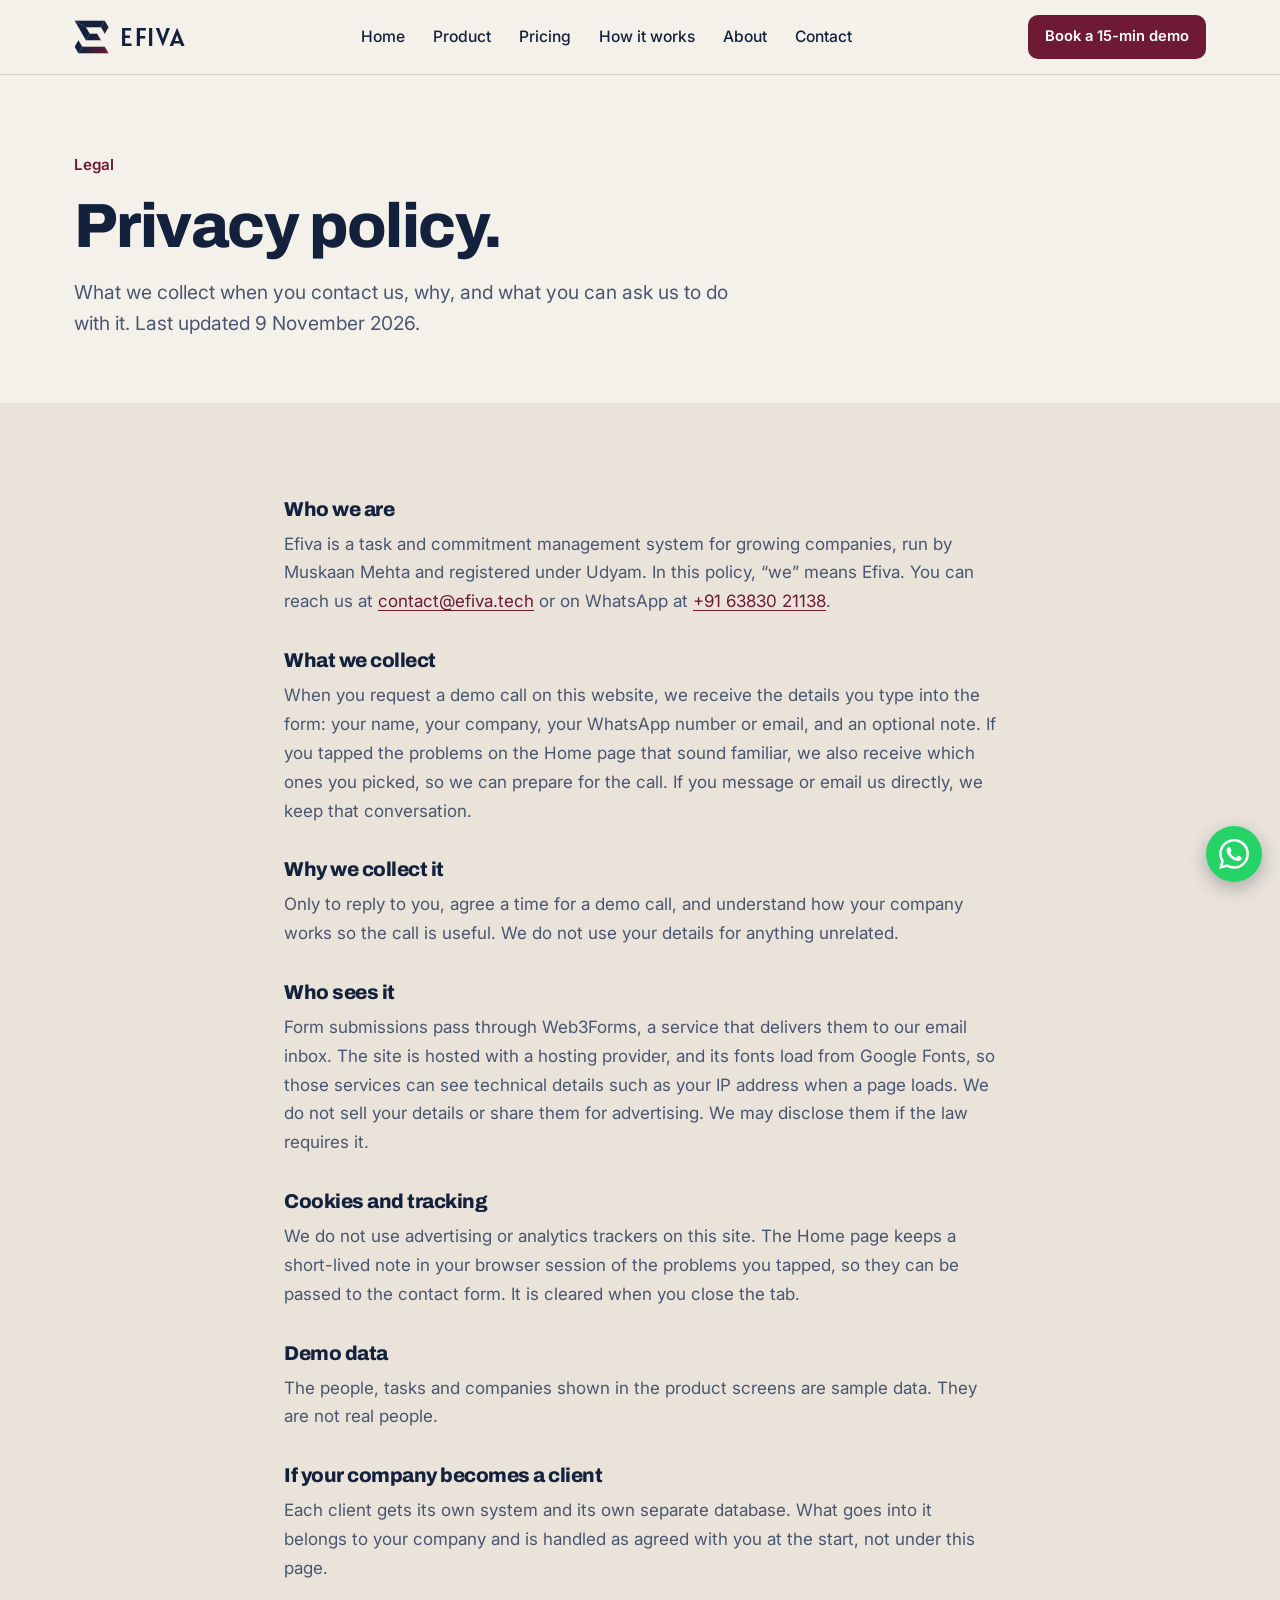
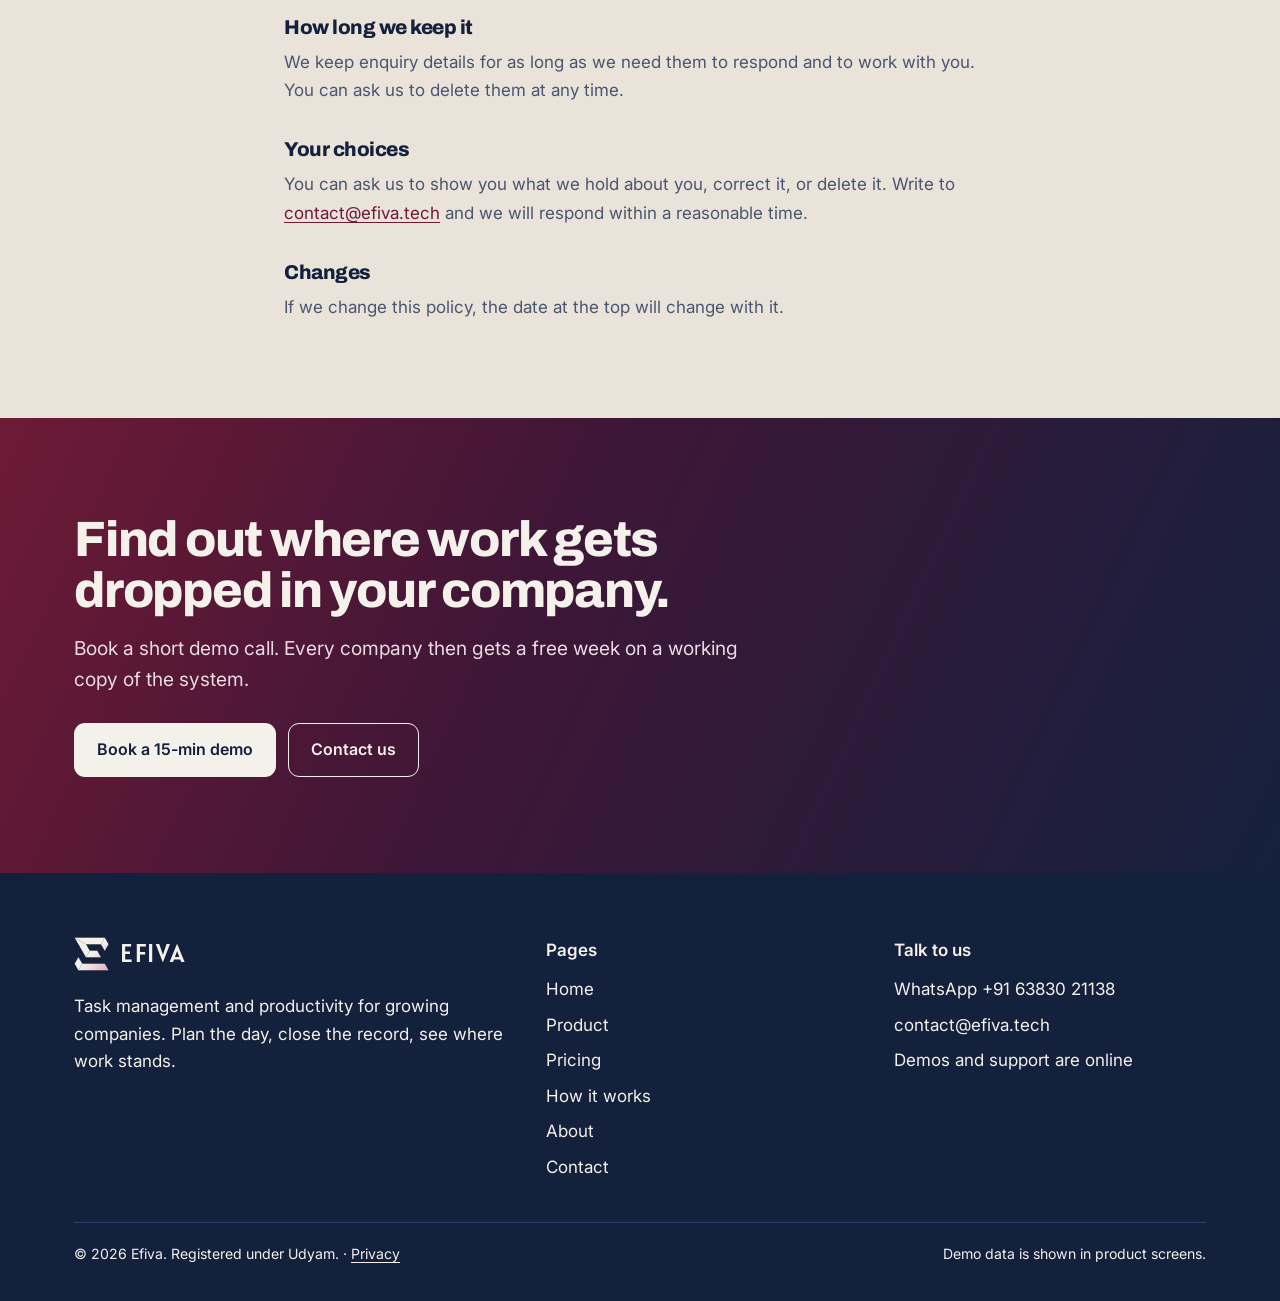
<file: privacy.html>
<!doctype html>
<html lang="en"><head>
<meta charset="utf-8"><meta name="viewport" content="width=device-width,initial-scale=1">
<meta property="og:type" content="website">
<meta property="og:site_name" content="Efiva">
<meta property="og:title" content="Efiva | Privacy policy">
<meta property="og:description" content="How Efiva handles the details you share when you contact us.">
<meta property="og:url" content="https://efiva.tech/privacy.html">
<meta property="og:image" content="https://efiva.tech/og-image.png">
<meta property="og:image:secure_url" content="https://efiva.tech/og-image.png">
<meta property="og:image:type" content="image/png">
<meta property="og:image:width" content="1200">
<meta property="og:image:height" content="630">
<meta property="og:image:alt" content="Efiva: task and commitment management for growing companies">
<meta name="twitter:card" content="summary_large_image">
<meta name="twitter:title" content="Efiva | Privacy policy">
<meta name="twitter:description" content="How Efiva handles the details you share when you contact us.">
<meta name="twitter:image" content="https://efiva.tech/og-image.png">
<title>Efiva | Privacy policy</title>
<meta name="description" content="How Efiva handles the details you share when you contact us.">
<link rel="canonical" href="https://efiva.tech/privacy.html">


<meta name="theme-color" content="#14213D">
<link rel="preconnect" href="https://fonts.googleapis.com"><link rel="preconnect" href="https://fonts.gstatic.com" crossorigin>
<link href="https://fonts.googleapis.com/css2?family=Alatsi&family=Archivo:wght@600..800&family=Inter:wght@400;500;600&family=JetBrains+Mono:wght@400;500&display=swap" rel="stylesheet">
<link rel="stylesheet" href="styles.css">
<script>document.documentElement.classList.add('js')</script>
</head><body>
<a class="skip" href="#main">Skip to content</a>
<header class="top t-s"><div class="wrap nav">
<a class="brand" href="index.html" aria-label="Efiva home"><svg class="mk" viewBox="120 170 815 785" aria-hidden="true"><defs><linearGradient id="gm1" gradientUnits="userSpaceOnUse" x1="137" y1="187" x2="916" y2="936"><stop offset="0" stop-color="#14213D"/><stop offset=".5" stop-color="#14213D"/><stop offset="1" stop-color="#6E1A35"/></linearGradient></defs><g fill="url(#gm1)" stroke="url(#gm1)" stroke-width="2" stroke-linejoin="round"><polygon points="137,187 830,187 744,336 395,336"/><polygon points="137,187 395,336 484,487 396,635"/><polygon points="484,487 655,487 740,635 396,635"/><polygon points="830,187 917,336 830,487 744,336"/><polygon points="222,640 310,788 222,936 137,788"/><polygon points="310,788 830,788 916,936 222,936"/></g></svg><span>EFIVA</span></a>
<button class="menu-btn" aria-label="Menu" aria-expanded="false"><span></span><span></span><span></span></button>
<ul><li><a href="index.html">Home</a></li><li><a href="product.html">Product</a></li><li><a href="pricing.html">Pricing</a></li><li><a href="how-it-works.html">How it works</a></li><li><a href="about.html">About</a></li><li><a href="contact.html">Contact</a></li></ul>
<a class="btn primary hide-m" href="contact.html">Book a 15-min demo</a>
</div></header>
<main id="main">
<section class="page-hero t-s"><div class="wrap"><span class="eyebrow">Legal</span><h1>Privacy policy.</h1><p class="lead">What we collect when you contact us, why, and what you can ask us to do with it. Last updated 9 November 2026.</p></div></section>
<section class="sec t-s2"><div class="wrap" style="max-width:760px"><div class="prose">
<h2>Who we are</h2>
<p>Efiva is a task and commitment management system for growing companies, run by Muskaan Mehta and registered under Udyam. In this policy, &ldquo;we&rdquo; means Efiva. You can reach us at <a href="mailto:contact@efiva.tech">contact@efiva.tech</a> or on WhatsApp at <a href="https://wa.me/916383021138">+91 63830 21138</a>.</p>
<h2>What we collect</h2>
<p>When you request a demo call on this website, we receive the details you type into the form: your name, your company, your WhatsApp number or email, and an optional note. If you tapped the problems on the Home page that sound familiar, we also receive which ones you picked, so we can prepare for the call. If you message or email us directly, we keep that conversation.</p>
<h2>Why we collect it</h2>
<p>Only to reply to you, agree a time for a demo call, and understand how your company works so the call is useful. We do not use your details for anything unrelated.</p>
<h2>Who sees it</h2>
<p>Form submissions pass through Web3Forms, a service that delivers them to our email inbox. The site is hosted with a hosting provider, and its fonts load from Google Fonts, so those services can see technical details such as your IP address when a page loads. We do not sell your details or share them for advertising. We may disclose them if the law requires it.</p>
<h2>Cookies and tracking</h2>
<p>We do not use advertising or analytics trackers on this site. The Home page keeps a short-lived note in your browser session of the problems you tapped, so they can be passed to the contact form. It is cleared when you close the tab.</p>
<h2>Demo data</h2>
<p>The people, tasks and companies shown in the product screens are sample data. They are not real people.</p>
<h2>If your company becomes a client</h2>
<p>Each client gets its own system and its own separate database. What goes into it belongs to your company and is handled as agreed with you at the start, not under this page.</p>
<h2>How long we keep it</h2>
<p>We keep enquiry details for as long as we need them to respond and to work with you. You can ask us to delete them at any time.</p>
<h2>Your choices</h2>
<p>You can ask us to show you what we hold about you, correct it, or delete it. Write to <a href="mailto:contact@efiva.tech">contact@efiva.tech</a> and we will respond within a reasonable time.</p>
<h2>Changes</h2>
<p>If we change this policy, the date at the top will change with it.</p>
</div></div></section>
<section class="sec t-n grad"><div class="wrap cta">
<h2>Find out where work gets dropped in your company.</h2><p class="lead" style="margin-bottom:28px">Book a short demo call. Every company then gets a free week on a working copy of the system.</p>
<div class="btn-row"><a class="btn primary" href="contact.html">Book a 15-min demo</a><a class="btn ghost" href="https://wa.me/916383021138?text=Hi%20Efiva%2C%20I%20have%20a%20question.">Contact us</a></div>
</div></section>
</main>
<a class="wa-fab" href="https://wa.me/916383021138?text=Hi%20Efiva%2C%20I%27d%20like%20to%20know%20more." aria-label="Chat with us on WhatsApp"><svg viewBox="0 0 24 24" width="30" height="30" fill="#fff" aria-hidden="true"><path d="M17.472 14.382c-.297-.149-1.758-.867-2.03-.967-.273-.099-.471-.148-.67.15-.197.297-.767.966-.94 1.164-.173.199-.347.223-.644.075-.297-.15-1.255-.463-2.39-1.475-.883-.788-1.48-1.761-1.653-2.059-.173-.297-.018-.458.13-.606.134-.133.298-.347.446-.52.149-.174.198-.298.298-.497.099-.198.05-.371-.025-.52-.075-.149-.669-1.612-.916-2.207-.242-.579-.487-.5-.669-.51-.173-.008-.371-.01-.57-.01-.198 0-.52.074-.792.372-.272.297-1.04 1.016-1.04 2.479 0 1.462 1.065 2.875 1.213 3.074.149.198 2.096 3.2 5.077 4.487.709.306 1.262.489 1.694.625.712.227 1.36.195 1.871.118.571-.085 1.758-.719 2.006-1.413.248-.694.248-1.289.173-1.413-.074-.124-.272-.198-.57-.347m-5.421 7.403h-.004a9.87 9.87 0 01-5.031-1.378l-.361-.214-3.741.982.998-3.648-.235-.374a9.86 9.86 0 01-1.51-5.26c.001-5.45 4.436-9.884 9.888-9.884 2.64 0 5.122 1.03 6.988 2.898a9.825 9.825 0 012.893 6.994c-.003 5.45-4.437 9.884-9.885 9.884m8.413-18.297A11.815 11.815 0 0012.05 0C5.495 0 .16 5.335.157 11.892c0 2.096.547 4.142 1.588 5.945L.057 24l6.305-1.654a11.882 11.882 0 005.683 1.448h.005c6.554 0 11.89-5.335 11.893-11.893a11.821 11.821 0 00-3.48-8.413Z"/></svg></a>
<footer class="t-n"><div class="wrap">
<div class="cols">
<div><a class="brand" href="index.html" aria-label="Efiva home"><svg class="mk" viewBox="120 170 815 785" aria-hidden="true"><defs><linearGradient id="gm2" gradientUnits="userSpaceOnUse" x1="137" y1="187" x2="916" y2="936"><stop offset="0" stop-color="#F4F0EA"/><stop offset=".5" stop-color="#F4F0EA"/><stop offset="1" stop-color="#E3B1BF"/></linearGradient></defs><g fill="url(#gm2)" stroke="url(#gm2)" stroke-width="2" stroke-linejoin="round"><polygon points="137,187 830,187 744,336 395,336"/><polygon points="137,187 395,336 484,487 396,635"/><polygon points="484,487 655,487 740,635 396,635"/><polygon points="830,187 917,336 830,487 744,336"/><polygon points="222,640 310,788 222,936 137,788"/><polygon points="310,788 830,788 916,936 222,936"/></g></svg><span>EFIVA</span></a><p style="margin-top:14px;max-width:26em">Task management and productivity for growing companies. Plan the day, close the record, see where work stands.</p></div>
<div><h4>Pages</h4><ul><li><a href="index.html">Home</a></li><li><a href="product.html">Product</a></li><li><a href="pricing.html">Pricing</a></li><li><a href="how-it-works.html">How it works</a></li><li><a href="about.html">About</a></li><li><a href="contact.html">Contact</a></li></ul></div>
<div><h4>Talk to us</h4><ul><li><a href="https://wa.me/916383021138">WhatsApp +91 63830 21138</a></li><li><a href="mailto:contact@efiva.tech">contact@efiva.tech</a></li><li>Demos and support are online</li></ul></div>
</div>
<div class="fine"><span>&copy; 2026 Efiva. Registered under Udyam. &middot; <a href="privacy.html">Privacy</a></span><span>Demo data is shown in product screens.</span></div>
</div></footer>
<script src="app.js"></script>
</body></html>
</file>
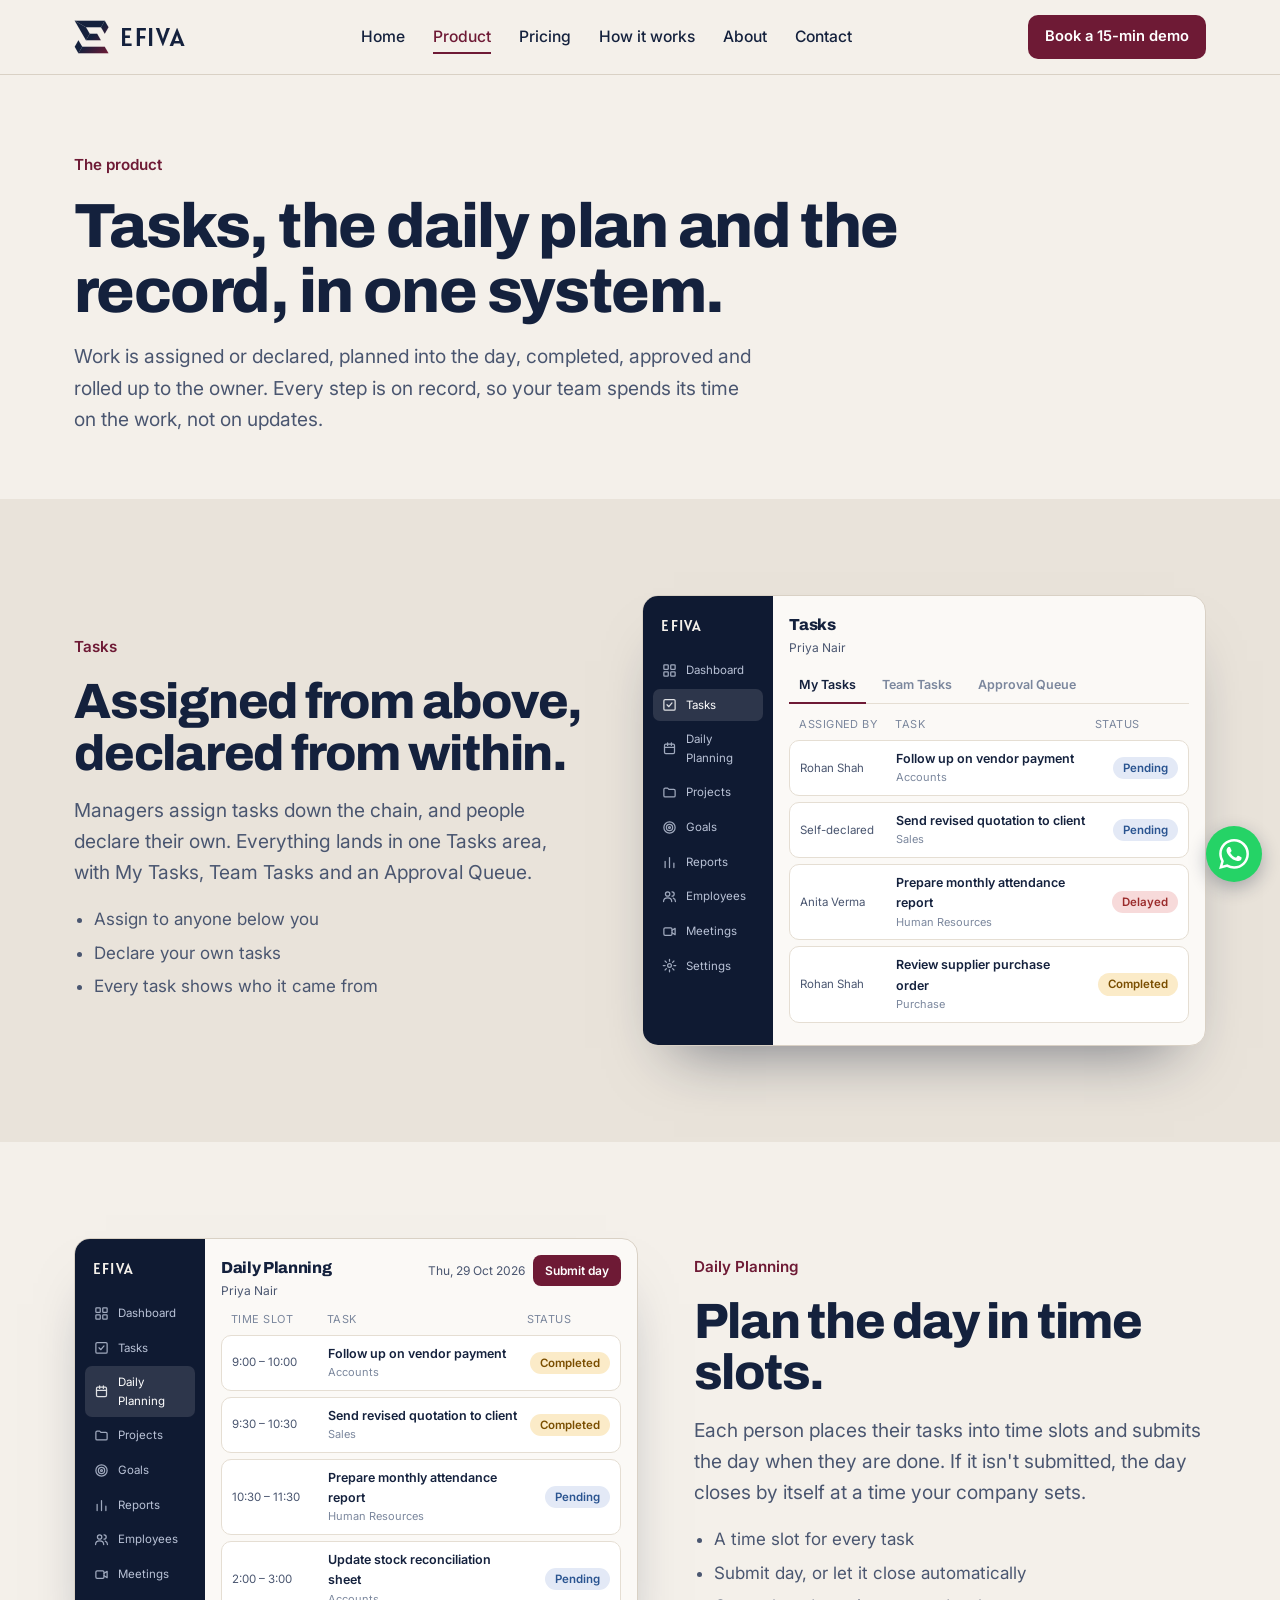
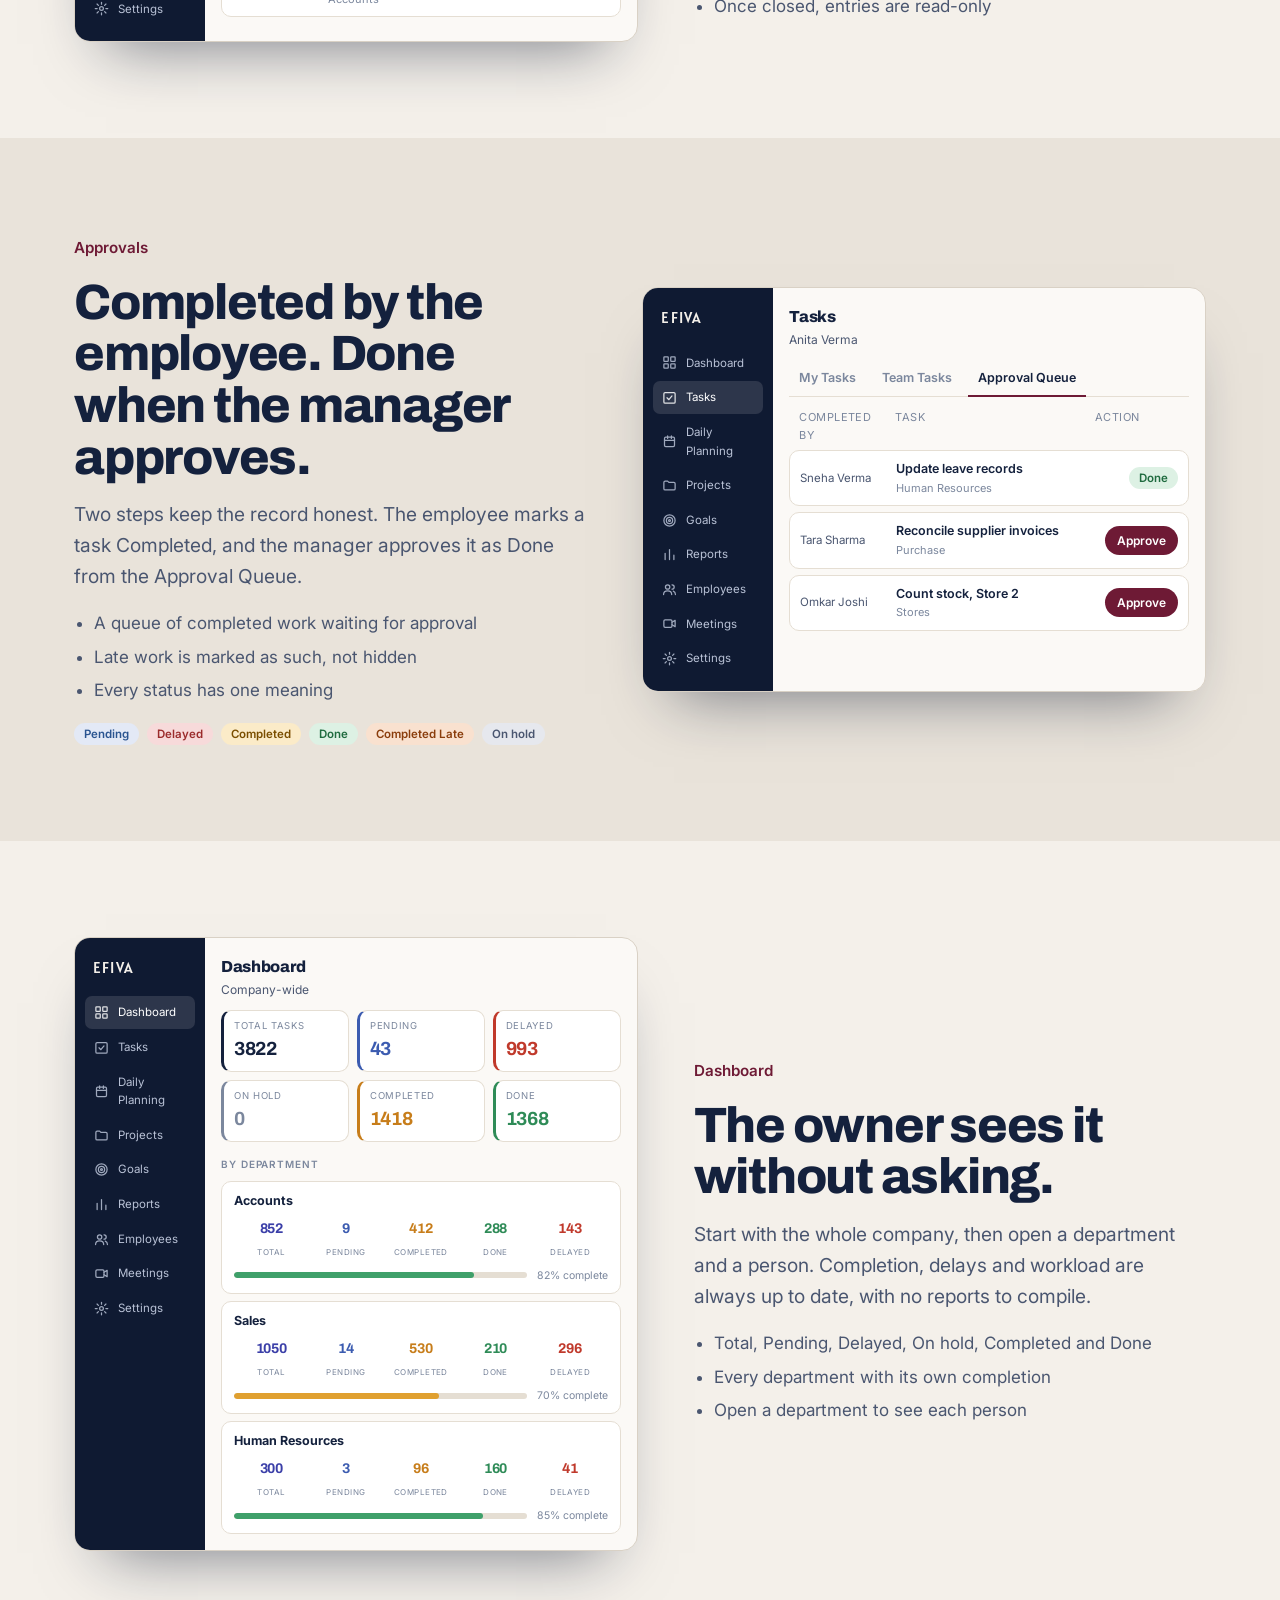
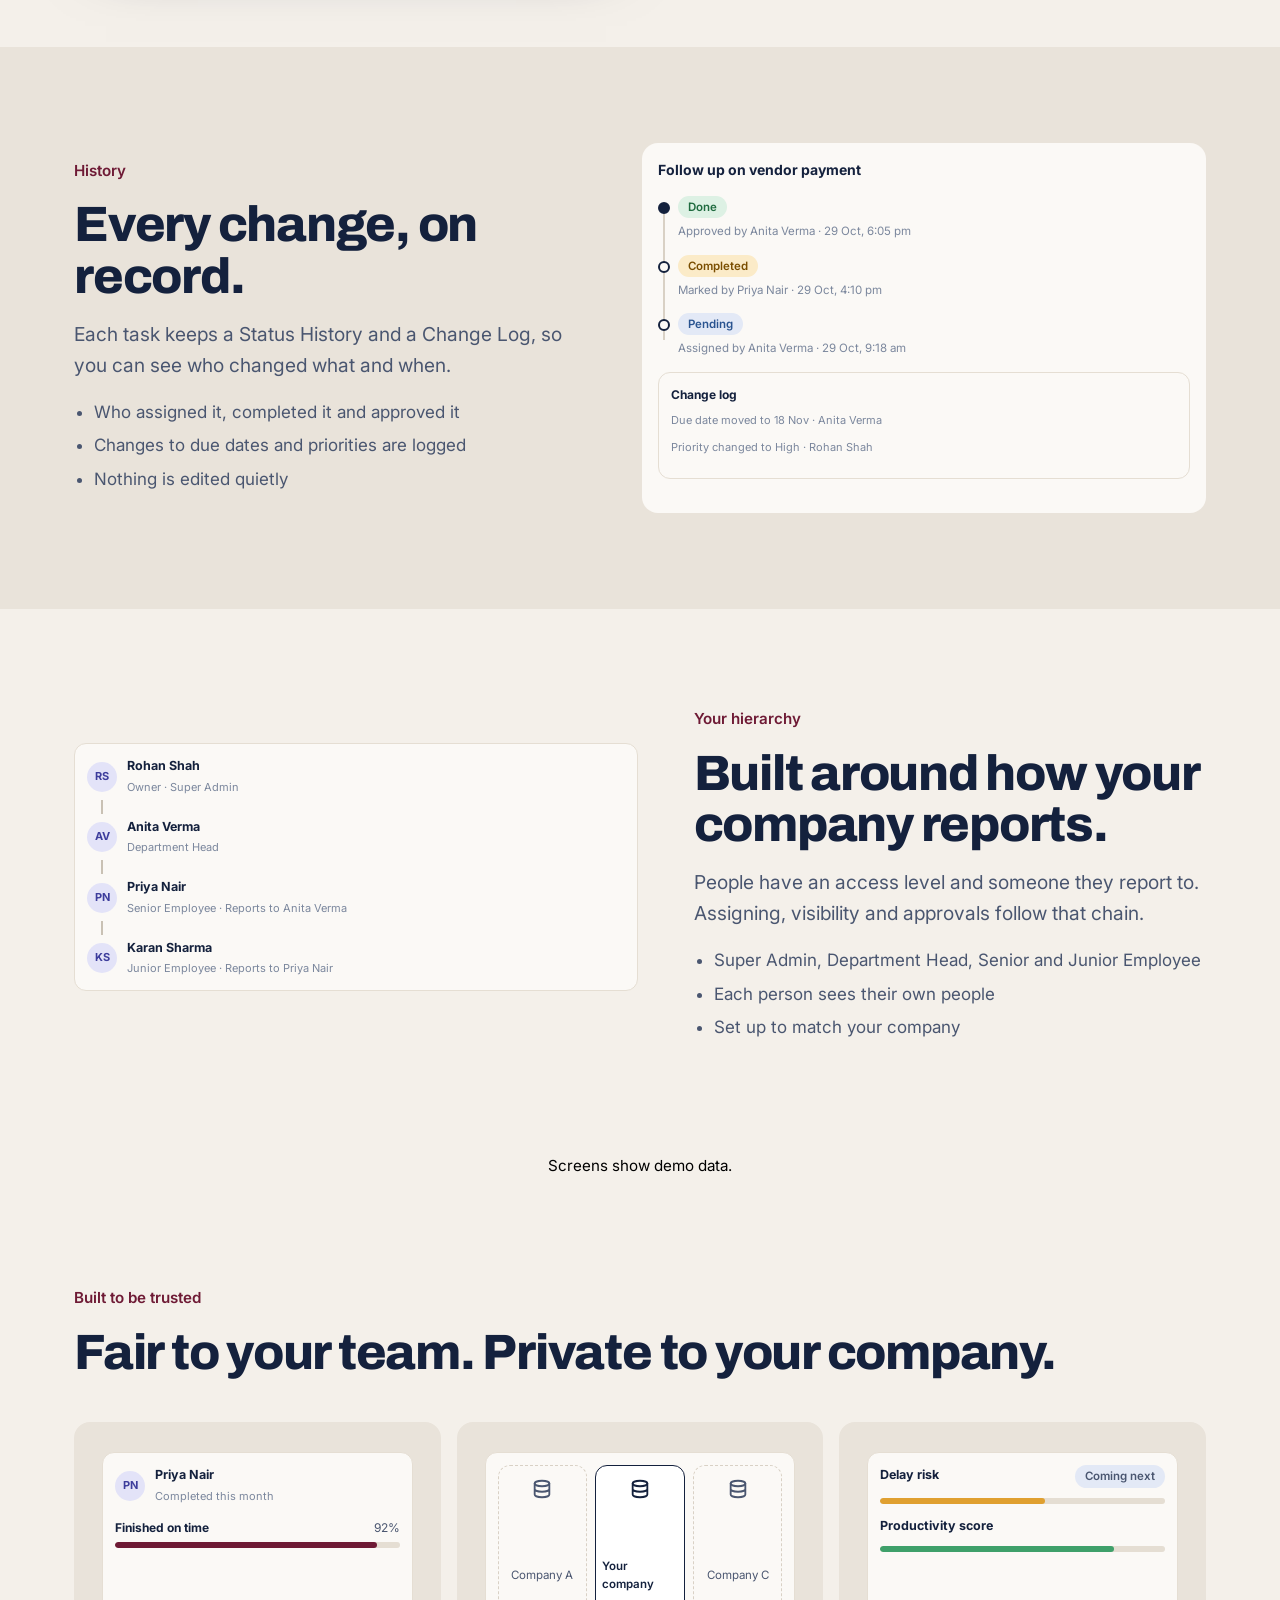
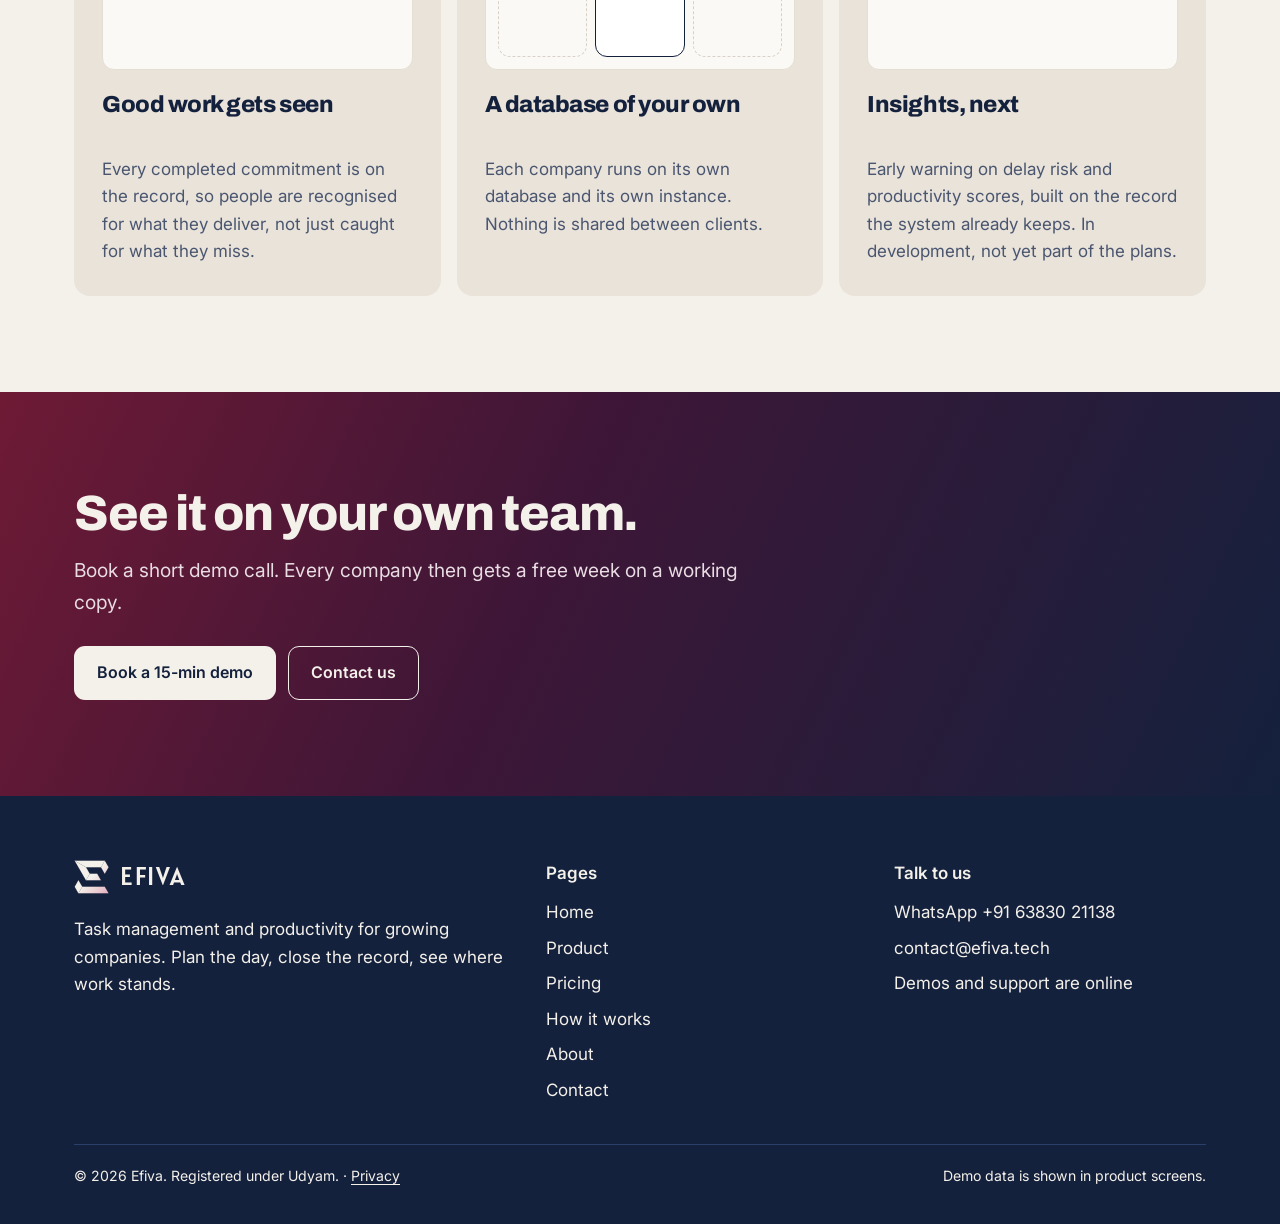
<file: product.html>
<!doctype html>
<html lang="en"><head>
<meta charset="utf-8"><meta name="viewport" content="width=device-width,initial-scale=1">
<meta property="og:type" content="website">
<meta property="og:site_name" content="Efiva">
<meta property="og:title" content="Efiva | Task management and daily planning product">
<meta property="og:description" content="Assign or declare tasks, plan the day, approve completed work and watch it roll up to the owner, all on record.">
<meta property="og:url" content="https://efiva.tech/product.html">
<meta property="og:image" content="https://efiva.tech/og-image.png">
<meta property="og:image:secure_url" content="https://efiva.tech/og-image.png">
<meta property="og:image:type" content="image/png">
<meta property="og:image:width" content="1200">
<meta property="og:image:height" content="630">
<meta property="og:image:alt" content="Efiva: task and commitment management for growing companies">
<meta name="twitter:card" content="summary_large_image">
<meta name="twitter:title" content="Efiva | Task management and daily planning product">
<meta name="twitter:description" content="Assign or declare tasks, plan the day, approve completed work and watch it roll up to the owner, all on record.">
<meta name="twitter:image" content="https://efiva.tech/og-image.png">
<title>Efiva | Task management and daily planning product</title>
<meta name="description" content="Assign or declare tasks, plan the day, approve completed work and watch it roll up to the owner, all on record.">
<link rel="canonical" href="https://efiva.tech/product.html">


<meta name="theme-color" content="#14213D">
<link rel="preconnect" href="https://fonts.googleapis.com"><link rel="preconnect" href="https://fonts.gstatic.com" crossorigin>
<link href="https://fonts.googleapis.com/css2?family=Alatsi&family=Archivo:wght@600..800&family=Inter:wght@400;500;600&family=JetBrains+Mono:wght@400;500&display=swap" rel="stylesheet">
<link rel="stylesheet" href="styles.css">
<script>document.documentElement.classList.add('js')</script>
</head><body>
<a class="skip" href="#main">Skip to content</a>
<header class="top t-s"><div class="wrap nav">
<a class="brand" href="index.html" aria-label="Efiva home"><svg class="mk" viewBox="120 170 815 785" aria-hidden="true"><defs><linearGradient id="gm1" gradientUnits="userSpaceOnUse" x1="137" y1="187" x2="916" y2="936"><stop offset="0" stop-color="#14213D"/><stop offset=".5" stop-color="#14213D"/><stop offset="1" stop-color="#6E1A35"/></linearGradient></defs><g fill="url(#gm1)" stroke="url(#gm1)" stroke-width="2" stroke-linejoin="round"><polygon points="137,187 830,187 744,336 395,336"/><polygon points="137,187 395,336 484,487 396,635"/><polygon points="484,487 655,487 740,635 396,635"/><polygon points="830,187 917,336 830,487 744,336"/><polygon points="222,640 310,788 222,936 137,788"/><polygon points="310,788 830,788 916,936 222,936"/></g></svg><span>EFIVA</span></a>
<button class="menu-btn" aria-label="Menu" aria-expanded="false"><span></span><span></span><span></span></button>
<ul><li><a href="index.html">Home</a></li><li><a href="product.html" aria-current=page>Product</a></li><li><a href="pricing.html">Pricing</a></li><li><a href="how-it-works.html">How it works</a></li><li><a href="about.html">About</a></li><li><a href="contact.html">Contact</a></li></ul>
<a class="btn primary hide-m" href="contact.html">Book a 15-min demo</a>
</div></header>
<main id="main">

<section class="page-hero t-s"><div class="wrap"><span class="eyebrow">The product</span><h1>Tasks, the daily plan and the record, in one system.</h1><p class="lead">Work is assigned or declared, planned into the day, completed, approved and rolled up to the owner. Every step is on record, so your team spends its time on the work, not on updates.</p></div></section>
<section class="sec t-s2"><div class="wrap"><div class="feat reveal"><div class="txt"><span class="eyebrow">Tasks</span><h2>Assigned from above, declared from within.</h2><p class="lead">Managers assign tasks down the chain, and people declare their own. Everything lands in one Tasks area, with My Tasks, Team Tasks and an Approval Queue.</p><ul><li>Assign to anyone below you</li><li>Declare your own tasks</li><li>Every task shows who it came from</li></ul></div><div class="vis"><div class="app stat"><div class="aside"><b class="wm">EFIVA</b><span class=""><svg viewBox="0 0 24 24" fill="none" stroke="currentColor" stroke-width="2" stroke-linecap="round" stroke-linejoin="round" aria-hidden="true"><rect x="3" y="3" width="7" height="7" rx="1"/><rect x="14" y="3" width="7" height="7" rx="1"/><rect x="3" y="14" width="7" height="7" rx="1"/><rect x="14" y="14" width="7" height="7" rx="1"/></svg>Dashboard</span><span class="on"><svg viewBox="0 0 24 24" fill="none" stroke="currentColor" stroke-width="2" stroke-linecap="round" stroke-linejoin="round" aria-hidden="true"><rect x="3" y="4" width="18" height="17" rx="2"/><path d="M8 12.5l3 3 5-6"/></svg>Tasks</span><span class=""><svg viewBox="0 0 24 24" fill="none" stroke="currentColor" stroke-width="2" stroke-linecap="round" stroke-linejoin="round" aria-hidden="true"><rect x="4" y="5" width="16" height="15" rx="2"/><path d="M4 10h16M9 3v4M15 3v4"/></svg>Daily Planning</span><span class=""><svg viewBox="0 0 24 24" fill="none" stroke="currentColor" stroke-width="2" stroke-linecap="round" stroke-linejoin="round" aria-hidden="true"><path d="M3 7a2 2 0 0 1 2-2h4l2 2h8a2 2 0 0 1 2 2v8a2 2 0 0 1-2 2H5a2 2 0 0 1-2-2z"/></svg>Projects</span><span class=""><svg viewBox="0 0 24 24" fill="none" stroke="currentColor" stroke-width="2" stroke-linecap="round" stroke-linejoin="round" aria-hidden="true"><circle cx="12" cy="12" r="9"/><circle cx="12" cy="12" r="5"/><circle cx="12" cy="12" r="1.5"/></svg>Goals</span><span class=""><svg viewBox="0 0 24 24" fill="none" stroke="currentColor" stroke-width="2" stroke-linecap="round" stroke-linejoin="round" aria-hidden="true"><path d="M5 20V10M12 20V4M19 20v-7"/></svg>Reports</span><span class=""><svg viewBox="0 0 24 24" fill="none" stroke="currentColor" stroke-width="2" stroke-linecap="round" stroke-linejoin="round" aria-hidden="true"><circle cx="9" cy="8" r="3.5"/><path d="M2.5 20c0-3.6 2.9-6 6.5-6s6.5 2.4 6.5 6"/><path d="M16 4.5a3.5 3.5 0 0 1 0 7M18 14.5c2 .8 3.5 2.7 3.5 5.5"/></svg>Employees</span><span class=""><svg viewBox="0 0 24 24" fill="none" stroke="currentColor" stroke-width="2" stroke-linecap="round" stroke-linejoin="round" aria-hidden="true"><rect x="3" y="6" width="13" height="12" rx="2"/><path d="M16 10l5-3v10l-5-3"/></svg>Meetings</span><span class=""><svg viewBox="0 0 24 24" fill="none" stroke="currentColor" stroke-width="2" stroke-linecap="round" stroke-linejoin="round" aria-hidden="true"><circle cx="12" cy="12" r="3"/><path d="M12 2v3M12 19v3M2 12h3M19 12h3M4.9 4.9l2.1 2.1M17 17l2.1 2.1M4.9 19.1L7 17M17 7l2.1-2.1"/></svg>Settings</span></div><div class="amain"><div class="ahead"><div><h4>Tasks</h4><small>Priya Nair</small></div></div><div class="stabs"><span class="tb on">My Tasks</span><span class="tb">Team Tasks</span><span class="tb">Approval Queue</span></div><div class="dphd"><span>Assigned by</span><span>Task</span><span>Status</span></div><div class="dprow"><span class="tm">Rohan Shah</span><span class="tk">Follow up on vendor payment<small>Accounts</small></span><span class="stt"><span class="chip c-pending">Pending</span></span></div><div class="dprow"><span class="tm">Self-declared</span><span class="tk">Send revised quotation to client<small>Sales</small></span><span class="stt"><span class="chip c-pending">Pending</span></span></div><div class="dprow"><span class="tm">Anita Verma</span><span class="tk">Prepare monthly attendance report<small>Human Resources</small></span><span class="stt"><span class="chip c-delay">Delayed</span></span></div><div class="dprow"><span class="tm">Rohan Shah</span><span class="tk">Review supplier purchase order<small>Purchase</small></span><span class="stt"><span class="chip c-completed">Completed</span></span></div></div></div></div></div></div></section><section class="sec t-s"><div class="wrap"><div class="feat flip reveal"><div class="txt"><span class="eyebrow">Daily Planning</span><h2>Plan the day in time slots.</h2><p class="lead">Each person places their tasks into time slots and submits the day when they are done. If it isn't submitted, the day closes by itself at a time your company sets.</p><ul><li>A time slot for every task</li><li>Submit day, or let it close automatically</li><li>Once closed, entries are read-only</li></ul></div><div class="vis"><div class="app stat"><div class="aside"><b class="wm">EFIVA</b><span class=""><svg viewBox="0 0 24 24" fill="none" stroke="currentColor" stroke-width="2" stroke-linecap="round" stroke-linejoin="round" aria-hidden="true"><rect x="3" y="3" width="7" height="7" rx="1"/><rect x="14" y="3" width="7" height="7" rx="1"/><rect x="3" y="14" width="7" height="7" rx="1"/><rect x="14" y="14" width="7" height="7" rx="1"/></svg>Dashboard</span><span class=""><svg viewBox="0 0 24 24" fill="none" stroke="currentColor" stroke-width="2" stroke-linecap="round" stroke-linejoin="round" aria-hidden="true"><rect x="3" y="4" width="18" height="17" rx="2"/><path d="M8 12.5l3 3 5-6"/></svg>Tasks</span><span class="on"><svg viewBox="0 0 24 24" fill="none" stroke="currentColor" stroke-width="2" stroke-linecap="round" stroke-linejoin="round" aria-hidden="true"><rect x="4" y="5" width="16" height="15" rx="2"/><path d="M4 10h16M9 3v4M15 3v4"/></svg>Daily Planning</span><span class=""><svg viewBox="0 0 24 24" fill="none" stroke="currentColor" stroke-width="2" stroke-linecap="round" stroke-linejoin="round" aria-hidden="true"><path d="M3 7a2 2 0 0 1 2-2h4l2 2h8a2 2 0 0 1 2 2v8a2 2 0 0 1-2 2H5a2 2 0 0 1-2-2z"/></svg>Projects</span><span class=""><svg viewBox="0 0 24 24" fill="none" stroke="currentColor" stroke-width="2" stroke-linecap="round" stroke-linejoin="round" aria-hidden="true"><circle cx="12" cy="12" r="9"/><circle cx="12" cy="12" r="5"/><circle cx="12" cy="12" r="1.5"/></svg>Goals</span><span class=""><svg viewBox="0 0 24 24" fill="none" stroke="currentColor" stroke-width="2" stroke-linecap="round" stroke-linejoin="round" aria-hidden="true"><path d="M5 20V10M12 20V4M19 20v-7"/></svg>Reports</span><span class=""><svg viewBox="0 0 24 24" fill="none" stroke="currentColor" stroke-width="2" stroke-linecap="round" stroke-linejoin="round" aria-hidden="true"><circle cx="9" cy="8" r="3.5"/><path d="M2.5 20c0-3.6 2.9-6 6.5-6s6.5 2.4 6.5 6"/><path d="M16 4.5a3.5 3.5 0 0 1 0 7M18 14.5c2 .8 3.5 2.7 3.5 5.5"/></svg>Employees</span><span class=""><svg viewBox="0 0 24 24" fill="none" stroke="currentColor" stroke-width="2" stroke-linecap="round" stroke-linejoin="round" aria-hidden="true"><rect x="3" y="6" width="13" height="12" rx="2"/><path d="M16 10l5-3v10l-5-3"/></svg>Meetings</span><span class=""><svg viewBox="0 0 24 24" fill="none" stroke="currentColor" stroke-width="2" stroke-linecap="round" stroke-linejoin="round" aria-hidden="true"><circle cx="12" cy="12" r="3"/><path d="M12 2v3M12 19v3M2 12h3M19 12h3M4.9 4.9l2.1 2.1M17 17l2.1 2.1M4.9 19.1L7 17M17 7l2.1-2.1"/></svg>Settings</span></div><div class="amain"><div class="ahead"><div><h4>Daily Planning</h4><small>Priya Nair</small></div><div class="dsel"><span>Thu, 29 Oct 2026</span><span class="sbtn" style="background:var(--burg)">Submit day</span></div></div><div class="dphd"><span>Time slot</span><span>Task</span><span>Status</span></div><div class="dprow"><span class="tm">9:00 &ndash; 10:00</span><span class="tk">Follow up on vendor payment<small>Accounts</small></span><span class="stt"><span class="chip c-completed">Completed</span></span></div><div class="dprow"><span class="tm">9:30 &ndash; 10:30</span><span class="tk">Send revised quotation to client<small>Sales</small></span><span class="stt"><span class="chip c-completed">Completed</span></span></div><div class="dprow"><span class="tm">10:30 &ndash; 11:30</span><span class="tk">Prepare monthly attendance report<small>Human Resources</small></span><span class="stt"><span class="chip c-pending">Pending</span></span></div><div class="dprow"><span class="tm">2:00 &ndash; 3:00</span><span class="tk">Update stock reconciliation sheet<small>Accounts</small></span><span class="stt"><span class="chip c-pending">Pending</span></span></div></div></div></div></div></div></section><section class="sec t-s2"><div class="wrap"><div class="feat reveal"><div class="txt"><span class="eyebrow">Approvals</span><h2>Completed by the employee. Done when the manager approves.</h2><p class="lead">Two steps keep the record honest. The employee marks a task Completed, and the manager approves it as Done from the Approval Queue.</p><ul><li>A queue of completed work waiting for approval</li><li>Late work is marked as such, not hidden</li><li>Every status has one meaning</li></ul><div class="chips" style="margin-top:18px;display:flex;flex-wrap:wrap;gap:8px"><span class="chip c-pending">Pending</span><span class="chip c-delay">Delayed</span><span class="chip c-completed">Completed</span><span class="chip c-done">Done</span><span class="chip c-late">Completed Late</span><span class="chip c-hold">On hold</span></div></div><div class="vis"><div class="app stat"><div class="aside"><b class="wm">EFIVA</b><span class=""><svg viewBox="0 0 24 24" fill="none" stroke="currentColor" stroke-width="2" stroke-linecap="round" stroke-linejoin="round" aria-hidden="true"><rect x="3" y="3" width="7" height="7" rx="1"/><rect x="14" y="3" width="7" height="7" rx="1"/><rect x="3" y="14" width="7" height="7" rx="1"/><rect x="14" y="14" width="7" height="7" rx="1"/></svg>Dashboard</span><span class="on"><svg viewBox="0 0 24 24" fill="none" stroke="currentColor" stroke-width="2" stroke-linecap="round" stroke-linejoin="round" aria-hidden="true"><rect x="3" y="4" width="18" height="17" rx="2"/><path d="M8 12.5l3 3 5-6"/></svg>Tasks</span><span class=""><svg viewBox="0 0 24 24" fill="none" stroke="currentColor" stroke-width="2" stroke-linecap="round" stroke-linejoin="round" aria-hidden="true"><rect x="4" y="5" width="16" height="15" rx="2"/><path d="M4 10h16M9 3v4M15 3v4"/></svg>Daily Planning</span><span class=""><svg viewBox="0 0 24 24" fill="none" stroke="currentColor" stroke-width="2" stroke-linecap="round" stroke-linejoin="round" aria-hidden="true"><path d="M3 7a2 2 0 0 1 2-2h4l2 2h8a2 2 0 0 1 2 2v8a2 2 0 0 1-2 2H5a2 2 0 0 1-2-2z"/></svg>Projects</span><span class=""><svg viewBox="0 0 24 24" fill="none" stroke="currentColor" stroke-width="2" stroke-linecap="round" stroke-linejoin="round" aria-hidden="true"><circle cx="12" cy="12" r="9"/><circle cx="12" cy="12" r="5"/><circle cx="12" cy="12" r="1.5"/></svg>Goals</span><span class=""><svg viewBox="0 0 24 24" fill="none" stroke="currentColor" stroke-width="2" stroke-linecap="round" stroke-linejoin="round" aria-hidden="true"><path d="M5 20V10M12 20V4M19 20v-7"/></svg>Reports</span><span class=""><svg viewBox="0 0 24 24" fill="none" stroke="currentColor" stroke-width="2" stroke-linecap="round" stroke-linejoin="round" aria-hidden="true"><circle cx="9" cy="8" r="3.5"/><path d="M2.5 20c0-3.6 2.9-6 6.5-6s6.5 2.4 6.5 6"/><path d="M16 4.5a3.5 3.5 0 0 1 0 7M18 14.5c2 .8 3.5 2.7 3.5 5.5"/></svg>Employees</span><span class=""><svg viewBox="0 0 24 24" fill="none" stroke="currentColor" stroke-width="2" stroke-linecap="round" stroke-linejoin="round" aria-hidden="true"><rect x="3" y="6" width="13" height="12" rx="2"/><path d="M16 10l5-3v10l-5-3"/></svg>Meetings</span><span class=""><svg viewBox="0 0 24 24" fill="none" stroke="currentColor" stroke-width="2" stroke-linecap="round" stroke-linejoin="round" aria-hidden="true"><circle cx="12" cy="12" r="3"/><path d="M12 2v3M12 19v3M2 12h3M19 12h3M4.9 4.9l2.1 2.1M17 17l2.1 2.1M4.9 19.1L7 17M17 7l2.1-2.1"/></svg>Settings</span></div><div class="amain"><div class="ahead"><div><h4>Tasks</h4><small>Anita Verma</small></div></div><div class="stabs"><span class="tb">My Tasks</span><span class="tb">Team Tasks</span><span class="tb on">Approval Queue</span></div><div class="dphd"><span>Completed by</span><span>Task</span><span>Action</span></div><div class="dprow"><span class="tm">Sneha Verma</span><span class="tk">Update leave records<small>Human Resources</small></span><span class="stt"><span class="chip c-done">Done</span></span></div><div class="dprow"><span class="tm">Tara Sharma</span><span class="tk">Reconcile supplier invoices<small>Purchase</small></span><span class="stt"><span class="apbtn">Approve</span></span></div><div class="dprow"><span class="tm">Omkar Joshi</span><span class="tk">Count stock, Store 2<small>Stores</small></span><span class="stt"><span class="apbtn">Approve</span></span></div></div></div></div></div></div></section><section class="sec t-s"><div class="wrap"><div class="feat flip reveal"><div class="txt"><span class="eyebrow">Dashboard</span><h2>The owner sees it without asking.</h2><p class="lead">Start with the whole company, then open a department and a person. Completion, delays and workload are always up to date, with no reports to compile.</p><ul><li>Total, Pending, Delayed, On hold, Completed and Done</li><li>Every department with its own completion</li><li>Open a department to see each person</li></ul></div><div class="vis"><div class="app stat"><div class="aside"><b class="wm">EFIVA</b><span class="on"><svg viewBox="0 0 24 24" fill="none" stroke="currentColor" stroke-width="2" stroke-linecap="round" stroke-linejoin="round" aria-hidden="true"><rect x="3" y="3" width="7" height="7" rx="1"/><rect x="14" y="3" width="7" height="7" rx="1"/><rect x="3" y="14" width="7" height="7" rx="1"/><rect x="14" y="14" width="7" height="7" rx="1"/></svg>Dashboard</span><span class=""><svg viewBox="0 0 24 24" fill="none" stroke="currentColor" stroke-width="2" stroke-linecap="round" stroke-linejoin="round" aria-hidden="true"><rect x="3" y="4" width="18" height="17" rx="2"/><path d="M8 12.5l3 3 5-6"/></svg>Tasks</span><span class=""><svg viewBox="0 0 24 24" fill="none" stroke="currentColor" stroke-width="2" stroke-linecap="round" stroke-linejoin="round" aria-hidden="true"><rect x="4" y="5" width="16" height="15" rx="2"/><path d="M4 10h16M9 3v4M15 3v4"/></svg>Daily Planning</span><span class=""><svg viewBox="0 0 24 24" fill="none" stroke="currentColor" stroke-width="2" stroke-linecap="round" stroke-linejoin="round" aria-hidden="true"><path d="M3 7a2 2 0 0 1 2-2h4l2 2h8a2 2 0 0 1 2 2v8a2 2 0 0 1-2 2H5a2 2 0 0 1-2-2z"/></svg>Projects</span><span class=""><svg viewBox="0 0 24 24" fill="none" stroke="currentColor" stroke-width="2" stroke-linecap="round" stroke-linejoin="round" aria-hidden="true"><circle cx="12" cy="12" r="9"/><circle cx="12" cy="12" r="5"/><circle cx="12" cy="12" r="1.5"/></svg>Goals</span><span class=""><svg viewBox="0 0 24 24" fill="none" stroke="currentColor" stroke-width="2" stroke-linecap="round" stroke-linejoin="round" aria-hidden="true"><path d="M5 20V10M12 20V4M19 20v-7"/></svg>Reports</span><span class=""><svg viewBox="0 0 24 24" fill="none" stroke="currentColor" stroke-width="2" stroke-linecap="round" stroke-linejoin="round" aria-hidden="true"><circle cx="9" cy="8" r="3.5"/><path d="M2.5 20c0-3.6 2.9-6 6.5-6s6.5 2.4 6.5 6"/><path d="M16 4.5a3.5 3.5 0 0 1 0 7M18 14.5c2 .8 3.5 2.7 3.5 5.5"/></svg>Employees</span><span class=""><svg viewBox="0 0 24 24" fill="none" stroke="currentColor" stroke-width="2" stroke-linecap="round" stroke-linejoin="round" aria-hidden="true"><rect x="3" y="6" width="13" height="12" rx="2"/><path d="M16 10l5-3v10l-5-3"/></svg>Meetings</span><span class=""><svg viewBox="0 0 24 24" fill="none" stroke="currentColor" stroke-width="2" stroke-linecap="round" stroke-linejoin="round" aria-hidden="true"><circle cx="12" cy="12" r="3"/><path d="M12 2v3M12 19v3M2 12h3M19 12h3M4.9 4.9l2.1 2.1M17 17l2.1 2.1M4.9 19.1L7 17M17 7l2.1-2.1"/></svg>Settings</span></div><div class="amain"><div class="ahead"><div><h4>Dashboard</h4><small>Company-wide</small></div></div><div class="sg"><div class="st s-t"><i>Total tasks</i><b>3822</b></div><div class="st s-p"><i>Pending</i><b>43</b></div><div class="st s-l"><i>Delayed</i><b>993</b></div><div class="st s-h"><i>On hold</i><b>0</b></div><div class="st s-c"><i>Completed</i><b>1418</b></div><div class="st s-d"><i>Done</i><b>1368</b></div></div><p class="by">By department</p><div class="dgrid"><div class="dc"><div class="dct"><b>Accounts</b></div><div class="dcn"><div class="nm"><b class="n-t">852</b><i>Total</i></div><div class="nm"><b class="n-p">9</b><i>Pending</i></div><div class="nm"><b class="n-c">412</b><i>Completed</i></div><div class="nm"><b class="n-d">288</b><i>Done</i></div><div class="nm"><b class="n-l">143</b><i>Delayed</i></div></div><div class="dcb"><div class="pb g"><i style="width:82%"></i></div><span>82% complete</span></div></div><div class="dc"><div class="dct"><b>Sales</b></div><div class="dcn"><div class="nm"><b class="n-t">1050</b><i>Total</i></div><div class="nm"><b class="n-p">14</b><i>Pending</i></div><div class="nm"><b class="n-c">530</b><i>Completed</i></div><div class="nm"><b class="n-d">210</b><i>Done</i></div><div class="nm"><b class="n-l">296</b><i>Delayed</i></div></div><div class="dcb"><div class="pb a"><i style="width:70%"></i></div><span>70% complete</span></div></div><div class="dc"><div class="dct"><b>Human Resources</b></div><div class="dcn"><div class="nm"><b class="n-t">300</b><i>Total</i></div><div class="nm"><b class="n-p">3</b><i>Pending</i></div><div class="nm"><b class="n-c">96</b><i>Completed</i></div><div class="nm"><b class="n-d">160</b><i>Done</i></div><div class="nm"><b class="n-l">41</b><i>Delayed</i></div></div><div class="dcb"><div class="pb g"><i style="width:85%"></i></div><span>85% complete</span></div></div></div></div></div></div></div></div></section><section class="sec t-s2"><div class="wrap"><div class="feat reveal"><div class="txt"><span class="eyebrow">History</span><h2>Every change, on record.</h2><p class="lead">Each task keeps a Status History and a Change Log, so you can see who changed what and when.</p><ul><li>Who assigned it, completed it and approved it</li><li>Changes to due dates and priorities are logged</li><li>Nothing is edited quietly</li></ul></div><div class="vis"><div class="panel"><div class="ph"><b>Follow up on vendor payment</b></div><div class="hist"><div class="hi"><span class="dot"></span><div><span class="chip c-done">Done</span><small>Approved by Anita Verma &middot; 29 Oct, 6:05 pm</small></div></div><div class="hi"><span class="dot"></span><div><span class="chip c-completed">Completed</span><small>Marked by Priya Nair &middot; 29 Oct, 4:10 pm</small></div></div><div class="hi"><span class="dot"></span><div><span class="chip c-pending">Pending</span><small>Assigned by Anita Verma &middot; 29 Oct, 9:18 am</small></div></div></div><div class="mp" style="margin-top:14px"><div class="hl"><b>Change log</b></div><div class="hs"><small>Due date moved to 18 Nov &middot; Anita Verma</small></div><div class="hs"><small>Priority changed to High &middot; Rohan Shah</small></div></div></div></div></div></div></section><section class="sec t-s"><div class="wrap"><div class="feat flip reveal"><div class="txt"><span class="eyebrow">Your hierarchy</span><h2>Built around how your company reports.</h2><p class="lead">People have an access level and someone they report to. Assigning, visibility and approvals follow that chain.</p><ul><li>Super Admin, Department Head, Senior and Junior Employee</li><li>Each person sees their own people</li><li>Set up to match your company</li></ul></div><div class="vis"><div class="mp"><div class="pp"><span class="av">RS</span><span><b>Rohan Shah</b><small>Owner &middot; Super Admin</small></span></div><div class="vc"></div><div class="pp"><span class="av">AV</span><span><b>Anita Verma</b><small>Department Head</small></span></div><div class="vc"></div><div class="pp"><span class="av">PN</span><span><b>Priya Nair</b><small>Senior Employee &middot; Reports to Anita Verma</small></span></div><div class="vc"></div><div class="pp"><span class="av">KS</span><span><b>Karan Sharma</b><small>Junior Employee &middot; Reports to Priya Nair</small></span></div></div></div></div></div></section><p class="note" style="text-align:center;margin:0;padding:10px 0;background:var(--bg)"><span style="color:var(--fg2)">Screens show demo data.</span></p>


<section class="sec t-s"><div class="wrap">
<div class="reveal"><span class="eyebrow">Built to be trusted</span><h2>Fair to your team. Private to your company.</h2></div>
<div class="cards3">
<div class="card reveal"><div class="mp"><div class="pp"><span class="av">PN</span><span><b>Priya Nair</b><small>Completed this month</small></span></div><div style="margin-top:12px"><div class="dept"><div class="dh"><b>Finished on time</b><span>92%</span></div><div class="pb"><i style="width:92%"></i></div></div></div></div><h3>Good work gets seen</h3><p>Every completed commitment is on the record, so people are recognised for what they deliver, not just caught for what they miss.</p></div>
<div class="card reveal"><div class="mp dbs"><div class="dbx"><svg viewBox="0 0 24 24" fill="none" stroke="currentColor" stroke-width="2" stroke-linecap="round" stroke-linejoin="round" aria-hidden="true"><ellipse cx="12" cy="6" rx="8" ry="3"/><path d="M4 6v6c0 1.7 3.6 3 8 3s8-1.3 8-3V6M4 12v6c0 1.7 3.6 3 8 3s8-1.3 8-3v-6"/></svg><span>Company A</span></div><div class="dbx me"><svg viewBox="0 0 24 24" fill="none" stroke="currentColor" stroke-width="2" stroke-linecap="round" stroke-linejoin="round" aria-hidden="true"><ellipse cx="12" cy="6" rx="8" ry="3"/><path d="M4 6v6c0 1.7 3.6 3 8 3s8-1.3 8-3V6M4 12v6c0 1.7 3.6 3 8 3s8-1.3 8-3v-6"/></svg><span>Your company</span></div><div class="dbx"><svg viewBox="0 0 24 24" fill="none" stroke="currentColor" stroke-width="2" stroke-linecap="round" stroke-linejoin="round" aria-hidden="true"><ellipse cx="12" cy="6" rx="8" ry="3"/><path d="M4 6v6c0 1.7 3.6 3 8 3s8-1.3 8-3V6M4 12v6c0 1.7 3.6 3 8 3s8-1.3 8-3v-6"/></svg><span>Company C</span></div></div><h3>A database of your own</h3><p>Each company runs on its own database and its own instance. Nothing is shared between clients.</p></div>
<div class="card reveal"><div class="mp"><div class="dh" style="display:flex;justify-content:space-between;font-size:12.5px"><b>Delay risk</b><span class="chip c-pending">Coming next</span></div><div class="pb a" style="margin-top:10px"><i style="width:58%"></i></div><div class="dh" style="display:flex;justify-content:space-between;font-size:12.5px;margin-top:12px"><b>Productivity score</b></div><div class="pb g" style="margin-top:10px"><i style="width:82%"></i></div></div><h3>Insights, next</h3><p>Early warning on delay risk and productivity scores, built on the record the system already keeps. In development, not yet part of the plans.</p></div>
</div></div></section>
<section class="sec t-n grad"><div class="wrap cta">
<h2>See it on your own team.</h2><p class="lead" style="margin-bottom:28px">Book a short demo call. Every company then gets a free week on a working copy.</p>
<div class="btn-row"><a class="btn primary" href="contact.html">Book a 15-min demo</a><a class="btn ghost" href="https://wa.me/916383021138?text=Hi%20Efiva%2C%20I%20have%20a%20question.">Contact us</a></div>
</div></section>

</main>
<a class="wa-fab" href="https://wa.me/916383021138?text=Hi%20Efiva%2C%20I%27d%20like%20to%20know%20more." aria-label="Chat with us on WhatsApp"><svg viewBox="0 0 24 24" width="30" height="30" fill="#fff" aria-hidden="true"><path d="M17.472 14.382c-.297-.149-1.758-.867-2.03-.967-.273-.099-.471-.148-.67.15-.197.297-.767.966-.94 1.164-.173.199-.347.223-.644.075-.297-.15-1.255-.463-2.39-1.475-.883-.788-1.48-1.761-1.653-2.059-.173-.297-.018-.458.13-.606.134-.133.298-.347.446-.52.149-.174.198-.298.298-.497.099-.198.05-.371-.025-.52-.075-.149-.669-1.612-.916-2.207-.242-.579-.487-.5-.669-.51-.173-.008-.371-.01-.57-.01-.198 0-.52.074-.792.372-.272.297-1.04 1.016-1.04 2.479 0 1.462 1.065 2.875 1.213 3.074.149.198 2.096 3.2 5.077 4.487.709.306 1.262.489 1.694.625.712.227 1.36.195 1.871.118.571-.085 1.758-.719 2.006-1.413.248-.694.248-1.289.173-1.413-.074-.124-.272-.198-.57-.347m-5.421 7.403h-.004a9.87 9.87 0 01-5.031-1.378l-.361-.214-3.741.982.998-3.648-.235-.374a9.86 9.86 0 01-1.51-5.26c.001-5.45 4.436-9.884 9.888-9.884 2.64 0 5.122 1.03 6.988 2.898a9.825 9.825 0 012.893 6.994c-.003 5.45-4.437 9.884-9.885 9.884m8.413-18.297A11.815 11.815 0 0012.05 0C5.495 0 .16 5.335.157 11.892c0 2.096.547 4.142 1.588 5.945L.057 24l6.305-1.654a11.882 11.882 0 005.683 1.448h.005c6.554 0 11.89-5.335 11.893-11.893a11.821 11.821 0 00-3.48-8.413Z"/></svg></a>
<footer class="t-n"><div class="wrap">
<div class="cols">
<div><a class="brand" href="index.html" aria-label="Efiva home"><svg class="mk" viewBox="120 170 815 785" aria-hidden="true"><defs><linearGradient id="gm2" gradientUnits="userSpaceOnUse" x1="137" y1="187" x2="916" y2="936"><stop offset="0" stop-color="#F4F0EA"/><stop offset=".5" stop-color="#F4F0EA"/><stop offset="1" stop-color="#E3B1BF"/></linearGradient></defs><g fill="url(#gm2)" stroke="url(#gm2)" stroke-width="2" stroke-linejoin="round"><polygon points="137,187 830,187 744,336 395,336"/><polygon points="137,187 395,336 484,487 396,635"/><polygon points="484,487 655,487 740,635 396,635"/><polygon points="830,187 917,336 830,487 744,336"/><polygon points="222,640 310,788 222,936 137,788"/><polygon points="310,788 830,788 916,936 222,936"/></g></svg><span>EFIVA</span></a><p style="margin-top:14px;max-width:26em">Task management and productivity for growing companies. Plan the day, close the record, see where work stands.</p></div>
<div><h4>Pages</h4><ul><li><a href="index.html">Home</a></li><li><a href="product.html">Product</a></li><li><a href="pricing.html">Pricing</a></li><li><a href="how-it-works.html">How it works</a></li><li><a href="about.html">About</a></li><li><a href="contact.html">Contact</a></li></ul></div>
<div><h4>Talk to us</h4><ul><li><a href="https://wa.me/916383021138">WhatsApp +91 63830 21138</a></li><li><a href="mailto:contact@efiva.tech">contact@efiva.tech</a></li><li>Demos and support are online</li></ul></div>
</div>
<div class="fine"><span>&copy; 2026 Efiva. Registered under Udyam. &middot; <a href="privacy.html">Privacy</a></span><span>Demo data is shown in product screens.</span></div>
</div></footer>
<script src="app.js"></script>
</body></html>
</file>
<file: styles.css>
/* Efiva colour system. Ratio: about 60 stone neutral, 30 navy, 10 burgundy.
   Burgundy is the signal: primary buttons, key words, the locked state. Navy carries text, dark bands and product screens. */
:root{
  --stone:#F4F0EA;--stone2:#E9E3DA;--ink:#14213D;--navy2:#1C2D52;--navy0:#0F1A32;
  --burg:#6E1A35;--burg-h:#591329;--rose:#E3B1BF;--blue:#2A5490;
  --head:'Archivo','Inter',system-ui,-apple-system,'Segoe UI',Roboto,Arial,sans-serif;
  --sans:'Inter',system-ui,-apple-system,'Segoe UI',Roboto,Arial,sans-serif;
  --mono:'JetBrains Mono',ui-monospace,Menlo,Consolas,monospace;
  --r:16px;--r-s:11px;
}
.t-s{--bg:#F4F0EA;--fg:#14213D;--fg2:#4A5670;--ac:#6E1A35;--card:#E9E3DA;--cfg:#14213D;--cfg2:#4A5670;--line:#D9D1C5;--btn:#6E1A35;--btnfg:#fff;--chip:#14213D}
.t-s2{--bg:#E9E3DA;--fg:#14213D;--fg2:#4A5670;--ac:#6E1A35;--card:#F4F0EA;--cfg:#14213D;--cfg2:#4A5670;--line:#D2C9BB;--btn:#6E1A35;--btnfg:#fff;--chip:#14213D}
.t-n{--bg:#14213D;--fg:#F4F0EA;--fg2:#B9C2D6;--ac:#E3B1BF;--card:#1C2D52;--cfg:#F4F0EA;--cfg2:#B9C2D6;--line:#2B3F6B;--btn:#F4F0EA;--btnfg:#14213D;--chip:#6E1A35}
.t-s,.t-s2,.t-n{background:var(--bg);color:var(--fg)}


*{box-sizing:border-box}
html{scroll-behavior:smooth}
body{margin:0;background:var(--stone);font-family:var(--sans);font-size:17px;line-height:1.62;-webkit-font-smoothing:antialiased}
img,svg{max-width:100%;display:block}
a{color:inherit}
h1,h2,h3{font-family:var(--head);font-weight:800;letter-spacing:-.025em;line-height:1.04;margin:0}
h1{font-size:clamp(2.6rem,5.6vw,4.5rem)}
h2{font-size:clamp(2rem,4vw,3.1rem)}
h3{font-size:1.45rem;letter-spacing:-.02em;line-height:1.15}
p{margin:0}
.wrap{max-width:1180px;margin:0 auto;padding:0 24px}
.sec{padding:96px 0}
.sec.tight{padding:56px 0}
.muted,.lead{color:var(--fg2)}
.eyebrow{display:inline-block;font-size:.95rem;font-weight:600;color:var(--ac);margin-bottom:16px}
.lead{font-size:1.2rem;max-width:36em}
.ac{color:var(--ac)}
.skip{position:absolute;left:-999px}
.skip:focus{left:12px;top:12px;background:var(--ink);color:#fff;padding:8px 12px;z-index:100}

header.top{position:sticky;top:0;z-index:50;border-bottom:1px solid var(--line)}
.nav{display:flex;align-items:center;justify-content:space-between;height:74px;gap:16px}
.brand{font-family:var(--head);font-weight:800;font-size:1.9rem;text-decoration:none;letter-spacing:-.04em;line-height:1}
.nav ul{display:flex;gap:28px;list-style:none;margin:0;padding:0}
.nav ul a{text-decoration:none;font-size:.98rem;font-weight:500;padding:6px 0;border-bottom:2px solid transparent}
.nav ul a:hover,.nav ul a[aria-current=page]{border-color:var(--ac);color:var(--ac)}
.menu-btn{display:none;width:44px;height:40px;background:none;border:1.5px solid currentColor;border-radius:9px;padding:0;font:inherit;color:inherit;cursor:pointer;flex-direction:column;align-items:center;justify-content:center;gap:5px}
.menu-btn span{display:block;width:20px;height:2px;background:currentColor;border-radius:2px;transition:transform .2s,opacity .2s}
.menu-btn[aria-expanded=true] span:nth-child(1){transform:translateY(7px) rotate(45deg)}
.menu-btn[aria-expanded=true] span:nth-child(2){opacity:0}
.menu-btn[aria-expanded=true] span:nth-child(3){transform:translateY(-7px) rotate(-45deg)}
.fmsg.ok{color:var(--burg);font-weight:600;font-size:1.02rem}
.fmsg.bad{color:#9b2c2c;font-weight:600}
@media(max-width:900px){
  .menu-btn{display:flex}
  .nav ul{display:none;position:absolute;top:74px;left:0;right:0;background:var(--bg);flex-direction:column;gap:0;padding:8px 24px 18px;border-bottom:1px solid var(--line)}
  .nav ul.open{display:flex}
  .nav ul a{display:block;padding:12px 0}
  .nav .btn.hide-m{display:none}
}

.btn{display:inline-flex;align-items:center;gap:8px;font:inherit;font-weight:600;font-size:1rem;text-decoration:none;padding:13px 22px;border-radius:var(--r-s);border:1.5px solid transparent;cursor:pointer;transition:transform .15s,opacity .15s}
.btn.primary{background:var(--btn);color:var(--btnfg)}
.btn.primary:hover{transform:translateY(-1px);opacity:.92}
.btn.ghost{border-color:currentColor;color:inherit;background:transparent}
.btn.ghost:hover{background:rgba(127,127,127,.14)}
.btn:focus-visible,a:focus-visible,button:focus-visible,input:focus-visible,select:focus-visible,textarea:focus-visible{outline:3px solid var(--blue);outline-offset:3px}
.t-n .btn:focus-visible,.t-n a:focus-visible{outline-color:var(--rose)}
.btn-row{display:flex;gap:12px;flex-wrap:wrap}

/* hero */
.hero{padding:76px 0 72px}
.hero .grid{display:grid;grid-template-columns:1fr 1.18fr;gap:48px;align-items:center}
.hero h1{margin:4px 0 22px}
.hero .lead{margin-bottom:30px}
@media(max-width:980px){.hero .grid{grid-template-columns:1fr}}

/* product window: navy, with the locked rows in stone and a burgundy lock */
.win{background:var(--ink);color:#F4F0EA;border-radius:18px;box-shadow:0 34px 60px -32px rgba(15,26,50,.65);overflow:hidden;display:grid;grid-template-columns:150px 1fr;font-size:13px}
.win .side{background:var(--navy0);color:#B9C2D6;padding:16px 12px;display:flex;flex-direction:column;gap:4px}
.win .side b{font-family:var(--head);font-weight:800;font-size:19px;margin:0 6px 12px;color:#F4F0EA;letter-spacing:-.03em}
.win .side span{padding:7px 8px;border-radius:7px}
.win .side span.on{background:rgba(244,240,234,.12);color:#fff}
.win .main{padding:16px;display:grid;grid-template-columns:1.6fr 1fr;gap:16px}
.win h4{margin:0 0 4px;font-size:13.5px;font-weight:600}
.win .sub{color:#B9C2D6;font-size:12px;margin:0 0 12px}
.row{display:flex;align-items:center;gap:10px;border:1px solid #2B3F6B;border-radius:10px;padding:9px 11px;margin-bottom:7px;transition:background .4s,color .4s,border-color .4s}
.row .who{flex:1;min-width:0}
.row .who b{display:block;font-weight:600;font-size:12.5px;white-space:nowrap;overflow:hidden;text-overflow:ellipsis}
.row .who i{font-style:normal;opacity:.75;font-size:11.5px}
.row .st{font-family:var(--mono);font-size:11px;white-space:nowrap;display:flex;align-items:center;gap:5px}
.row .st svg{width:13px;height:13px}
.row .st .t{display:inline-flex;align-items:center;gap:5px}
.row .st .p{display:none}
.row.locked{background:var(--stone);color:var(--ink);border-color:var(--stone)}
.row.locked .st{color:var(--burg)}
.js .row:not(.locked){background:transparent;color:#F4F0EA}
.js .row:not(.locked) .st .t{display:none}
.js .row:not(.locked) .st .p{display:inline;color:#B9C2D6}
.feed{background:var(--navy2);border-radius:12px;padding:14px}
.feed small{color:#B9C2D6;font-size:11.5px;display:block}
.feed .big{font-family:var(--head);font-weight:700;font-size:40px;line-height:1.05;letter-spacing:-.03em}
.bar{height:6px;background:#2B3F6B;border-radius:6px;overflow:hidden;margin:8px 0 12px}
.bar i{display:block;height:100%;background:var(--stone);border-radius:6px;transition:width .6s}
.demo-note{font-size:12px;margin-top:12px;text-align:right}
.demo-note span{display:inline-block;background:var(--stone2);color:var(--fg2);padding:3px 11px;border-radius:20px}
@media(max-width:640px){.win{grid-template-columns:1fr}.win .side{display:none}.win .main{grid-template-columns:1fr}}

.stats{display:grid;grid-template-columns:repeat(3,1fr);gap:14px;margin-top:56px}
.stats div{background:var(--card);border-radius:var(--r);padding:24px 26px}
.stats b{display:block;font-family:var(--head);font-weight:700;font-size:2.8rem;line-height:1;letter-spacing:-.04em;color:var(--ink)}
.stats span{color:var(--fg2);font-size:.96rem}
@media(max-width:700px){.stats{grid-template-columns:1fr}}

.two{display:grid;grid-template-columns:1fr 1fr;gap:56px;align-items:center}
@media(max-width:900px){.two{grid-template-columns:1fr;gap:32px}}
.chat{background:var(--stone);color:var(--ink);border-radius:var(--r);padding:18px;display:flex;flex-direction:column;gap:10px;font-size:14px}
.chat .m{max-width:84%;padding:9px 13px;border-radius:13px;background:var(--stone2)}
.chat .m small{display:block;color:var(--burg);font-weight:600;font-size:12px}
.chat .m.r{align-self:flex-end;background:var(--ink);color:var(--stone)}
.chat .m.r small{color:var(--rose)}
.chat .seen{align-self:center;font-size:12px;color:#4A5670}
.board{background:var(--navy2);color:#F4F0EA;border-radius:var(--r);padding:18px;font-size:13.5px}
.board .row{margin-bottom:8px}
.board .row:last-child{margin-bottom:0}
.cap{font-size:.9rem;color:var(--fg2);margin:10px 4px 0}

.cards3{display:grid;grid-template-columns:repeat(3,1fr);gap:16px;margin-top:44px}
@media(max-width:900px){.cards3{grid-template-columns:1fr}}
.card{background:var(--card);color:var(--cfg);border-radius:var(--r);padding:30px 28px}
.card h3{margin:20px 0 10px}
.card p{color:var(--cfg2)}
.ico{width:48px;height:48px;border-radius:13px;background:var(--chip);color:var(--stone);display:grid;place-items:center}
.ico svg{width:24px;height:24px}

.chain{display:grid;grid-template-columns:repeat(4,1fr);gap:14px;margin-top:44px}
.chain .lvl{background:var(--ink);color:var(--stone);border-radius:var(--r);padding:22px}
.chain .lvl small{color:#B9C2D6;display:block;margin-bottom:8px}
.chain .lvl b{font-family:var(--head);font-weight:700;font-size:2.4rem;line-height:1;letter-spacing:-.03em}
.chain .lvl .bar{margin:14px 0 10px}
.chain .lvl span{font-size:.9rem;color:#B9C2D6}
@media(max-width:900px){.chain{grid-template-columns:1fr 1fr}}
@media(max-width:520px){.chain{grid-template-columns:1fr}}

.steps{display:grid;grid-template-columns:repeat(4,1fr);gap:16px;margin-top:44px}
.steps div{background:var(--card);color:var(--cfg);border-radius:var(--r);padding:26px 24px}
.steps b{font-family:var(--mono);font-size:.82rem;color:var(--ac);font-weight:500}
.steps h3{margin:12px 0 8px}
.steps p{font-size:.98rem;color:var(--cfg2)}
@media(max-width:900px){.steps{grid-template-columns:1fr 1fr}}
@media(max-width:520px){.steps{grid-template-columns:1fr}}

.feat{display:grid;grid-template-columns:1fr 1.1fr;gap:56px;align-items:center}
.feat.flip{grid-template-columns:1.1fr 1fr}
.feat.flip .txt{order:2}
@media(max-width:900px){.feat,.feat.flip{grid-template-columns:1fr;gap:28px}.feat.flip .txt{order:0}}
.feat h2{margin:0 0 16px}
.feat ul{margin:18px 0 0;padding-left:20px;color:var(--fg2)}
.feat li{margin-bottom:6px}
.ui{background:var(--ink);color:#F4F0EA;border-radius:18px;padding:24px}
.float{background:var(--stone);color:var(--ink);border-radius:12px;padding:12px 15px;font-size:13px;margin:16px 0 0 auto;max-width:270px}
.float b{color:var(--burg)}
.tree{display:flex;flex-direction:column;gap:9px;font-size:13px}
.tree .n{background:rgba(244,240,234,.07);border:1px solid #2B3F6B;border-radius:10px;padding:10px 13px;display:flex;justify-content:space-between}
.tree .n.l2{margin-left:22px}.tree .n.l3{margin-left:44px}
.tree .n b{font-weight:600}
.tree .n span{font-family:var(--mono);color:#B9C2D6;font-size:12px}

.seg{display:inline-flex;flex-wrap:wrap;background:var(--card);border-radius:13px;padding:5px;gap:4px;margin-top:14px}
.seg input{position:absolute;opacity:0;pointer-events:none}
.seg label{padding:10px 18px;border-radius:9px;cursor:pointer;font-weight:600;color:var(--cfg)}
.seg input:checked+label{background:var(--ink);color:var(--stone)}
.seg input:focus-visible+label{outline:3px solid var(--blue)}
.plans{display:grid;grid-template-columns:repeat(3,1fr);gap:16px;margin-top:36px;align-items:stretch}
@media(max-width:980px){.plans{grid-template-columns:1fr}}
.plan{position:relative;background:var(--stone2);color:var(--ink);border:1px solid var(--line);border-radius:var(--r);padding:32px 28px;display:flex;flex-direction:column}
.plan.pop{background:var(--ink);color:var(--stone);border-color:var(--ink)}
.plan .tag{position:absolute;top:-13px;left:24px;background:var(--burg);color:#fff;font-size:.8rem;font-weight:600;padding:3px 12px;border-radius:20px}
.plan h3{font-size:1.9rem}
.plan .desc{color:var(--fg2);margin:6px 0 20px;min-height:3.3em}
.plan.pop .desc{color:#B9C2D6}
.plan .price{font-family:var(--head);font-weight:700;font-size:3.3rem;line-height:1;letter-spacing:-.04em}
.plan .per{opacity:.8;font-size:.95rem;margin-bottom:10px}
.plan .up{font-size:.9rem;padding:12px 0;border-top:1px solid rgba(20,33,61,.18);border-bottom:1px solid rgba(20,33,61,.18);margin-bottom:18px;color:var(--fg2)}
.plan.pop .up{border-color:rgba(244,240,234,.22);color:#B9C2D6}
.plan .btn{justify-content:center;margin-bottom:22px;background:var(--burg);color:#fff}
.plan.pop .btn{background:var(--stone);color:var(--ink)}
.plan ul{margin:0;padding:0;list-style:none;font-size:.98rem}
.plan li{padding-left:24px;position:relative;margin-bottom:8px}
.plan li::before{content:"";position:absolute;left:2px;top:.5em;width:10px;height:6px;border-left:2px solid var(--burg);border-bottom:2px solid var(--burg);transform:rotate(-45deg)}
.plan.pop li::before{border-color:var(--rose)}
.plan .inc{font-weight:600;margin-bottom:10px;font-size:.95rem}
table.t{width:100%;border-collapse:collapse;background:var(--card);color:var(--cfg);border-radius:var(--r);overflow:hidden;font-size:.97rem}
.t th,.t td{padding:14px 16px;text-align:left;border-bottom:1px solid var(--line)}
.t thead th{background:var(--ink);color:var(--stone);font-weight:600}
.t tbody tr:last-child td{border-bottom:none}
.t td:not(:first-child),.t th:not(:first-child){text-align:center}
.t tbody td:first-child{font-weight:600}
.tw{overflow-x:auto;margin-top:28px;border-radius:var(--r)}
.tw .t{min-width:560px}
details{background:var(--card);color:var(--cfg);border-radius:12px;padding:18px 22px;margin-bottom:10px}
summary{cursor:pointer;font-weight:600;font-size:1.05rem}
details p{margin-top:10px;color:var(--cfg2)}
.note{font-size:.95rem;color:var(--fg2);margin-top:16px}

.form{background:var(--card);color:var(--cfg);border-radius:var(--r);padding:30px;display:grid;gap:16px}
.form label{display:grid;gap:6px;font-weight:600;font-size:.95rem}
.form input,.form select,.form textarea{font:inherit;padding:12px 14px;border:1.5px solid var(--line);border-radius:var(--r-s);background:#FBF9F6;color:var(--ink)}
.form textarea{min-height:120px;resize:vertical}
.hp{position:absolute;left:-9999px}
.ctab{display:grid;gap:14px}
.ctab a.box{background:var(--ink);color:var(--stone);border-radius:var(--r);padding:22px 24px;text-decoration:none;display:block}
.ctab a.box:hover{opacity:.93}
.ctab b{display:block;color:var(--rose);margin-bottom:2px}
.ctab .card b{color:var(--burg)}

footer{padding:64px 0 36px;color:#B9C2D6}
footer .brand{color:var(--stone)}
footer .cols{display:grid;grid-template-columns:1.4fr 1fr 1fr;gap:36px}
@media(max-width:800px){footer .cols{grid-template-columns:1fr}}
footer h4{margin:0 0 12px;color:var(--stone);font-weight:600}
footer ul{list-style:none;margin:0;padding:0;display:grid;gap:8px}
footer a{text-decoration:none}
footer a:hover{text-decoration:underline}
footer .fine{margin-top:40px;padding-top:20px;border-top:1px solid var(--line);font-size:.88rem;display:flex;justify-content:space-between;gap:12px;flex-wrap:wrap}
.cta h2{max-width:14em;margin-bottom:16px}
.page-hero{padding:76px 0 64px}
.page-hero h1{font-size:clamp(2.4rem,5vw,3.9rem);max-width:15em}
.page-hero .lead{margin-top:18px}
.big-n{font-family:var(--head);font-weight:800;font-size:3.6rem;line-height:1;color:var(--ac);letter-spacing:-.04em}
.js .reveal{opacity:0;transform:translateY(12px);transition:opacity .6s,transform .6s}
.js .reveal.in{opacity:1;transform:none}
@media(prefers-reduced-motion:reduce){.js .reveal{opacity:1;transform:none;transition:none}html{scroll-behavior:auto}.row,.bar i{transition:none}}

/* gradient: burgundy flowing into navy, used only on the closing band, the owner level and the product-screen header */
.t-n.grad,.grad{background:linear-gradient(115deg,#6E1A35 0%,#3E1637 42%,#14213D 100%)}
.grad .lead{color:#E9DCE3}
.gbox{background:linear-gradient(115deg,#6E1A35 0%,#3E1637 45%,#14213D 100%);color:#F4F0EA}

/* product window v2 */
.win{display:block}
.win .wbar{display:flex;justify-content:space-between;align-items:center;padding:12px 16px;border-bottom:1px solid #2B3F6B;background:linear-gradient(115deg,#6E1A35 0%,#3E1637 50%,#14213D 100%)}
.win .wbar b{font-family:var(--head);font-weight:800;font-size:17px;letter-spacing:-.03em}
.win .wbar span{background:var(--stone);color:var(--ink);font-size:12px;font-weight:600;padding:4px 11px;border-radius:7px}
.grp{font-size:11.5px;color:#B9C2D6;margin:2px 0 8px;font-weight:600}
.grp:not(:first-of-type){margin-top:14px}
.lv{display:flex;justify-content:space-between;font-size:12px;color:#B9C2D6;padding:6px 0;border-top:1px solid #2B3F6B}
.lv b{color:var(--stone);font-family:var(--mono);font-weight:500}
.p2{font-family:var(--mono);font-size:11px;color:#B9C2D6}

/* flow and timeline: where there is a sequence, show it */
.flow{display:grid;grid-template-columns:1fr 26px 1fr 26px 1fr 26px 1fr;align-items:stretch;gap:8px;margin-top:44px}
.fc{background:var(--card);color:var(--cfg);border-radius:var(--r);padding:22px}
.fc .k{font-family:var(--mono);font-size:.8rem;color:var(--ac)}
.fc h3{margin:10px 0 8px;font-size:1.25rem}
.fc p{font-size:.95rem;color:var(--cfg2)}
.arr{display:grid;place-items:center;color:var(--ac)}
.arr svg{width:22px;height:22px}
.flow.levels .fc{background:var(--ink);color:var(--stone)}
.flow.levels .fc .k,.flow.levels .fc p{color:#B9C2D6}
.flow.levels .fc b.n{font-family:var(--head);font-weight:700;font-size:2.4rem;line-height:1;letter-spacing:-.03em;display:block;margin:6px 0 10px}
.flow.levels .fc:last-child{background:linear-gradient(135deg,#6E1A35 0%,#3E1637 55%,#14213D 100%)}
.flow.levels .arr{color:var(--ink)}
@media(max-width:900px){.flow{grid-template-columns:1fr}.arr{transform:rotate(90deg);height:24px}}
.tl{display:grid;grid-template-columns:repeat(4,1fr);margin-top:44px}
.ts .top{display:flex;align-items:center}
.node{width:46px;height:46px;border-radius:50%;background:var(--ink);color:var(--stone);display:grid;place-items:center;font-family:var(--mono);font-size:.9rem;flex:none}
.ts .line{flex:1;height:2px;background:var(--ink);margin:0 8px;position:relative}
.ts .line::after{content:"";position:absolute;right:-1px;top:-4px;width:9px;height:9px;border-top:2px solid var(--ink);border-right:2px solid var(--ink);transform:rotate(45deg)}
.ts:last-child .line{display:none}
.ts .body{padding:20px 22px 0 0}
.ts h3{margin-bottom:8px}
.ts p{color:var(--fg2);font-size:.98rem}
@media(max-width:800px){.tl{grid-template-columns:1fr;gap:26px}.ts .line{display:none}}
.vtl{display:grid;gap:0;margin-top:36px}
.vs{display:grid;grid-template-columns:60px 1fr;gap:18px;position:relative;padding-bottom:34px}
.vs:last-child{padding-bottom:0}
.vs::before{content:"";position:absolute;left:22px;top:48px;bottom:0;width:2px;background:var(--ink)}
.vs:last-child::before{display:none}
.vs h3{margin:4px 0 8px;font-size:1.7rem}
.mini{width:100%;max-width:170px;height:auto;color:var(--ink);margin-bottom:6px}

.wa-fab{position:fixed;right:18px;bottom:18px;z-index:40;display:flex;align-items:center;justify-content:center;width:56px;height:56px;background:#25D366;border-radius:50%;box-shadow:0 6px 18px rgba(20,33,61,.3);text-decoration:none}
.wa-fab:hover{background:#1EBE5A}

.brand{display:inline-flex;align-items:center;gap:11px;font-family:'Alatsi','Archivo',sans-serif;font-weight:400;font-size:1.55rem;letter-spacing:.06em;line-height:1;text-decoration:none}
.brand .mk{height:34px;width:auto;display:block;flex:none}

/* ===== real-software look: app window, chips, panels ===== */
.chip{display:inline-block;padding:3px 10px;border-radius:999px;font-size:11.5px;font-weight:600;line-height:1.4;white-space:nowrap}
.c-pending{background:#E3E9F6;color:#2A5490}
.c-completed{background:#FBEBC8;color:#7A4E00}
.c-done{background:#DDF1E4;color:#1F6B3F}
.c-delay{background:#F7DADA;color:#9B2C2C}
.app{display:grid;grid-template-columns:150px 1fr;background:#FBF9F6;color:var(--ink);border-radius:16px;overflow:hidden;box-shadow:0 34px 60px -32px rgba(15,26,50,.55);border:1px solid #D9D1C5;font-size:13px}
.app .aside{background:var(--navy0);color:#B9C2D6;padding:16px 10px;display:flex;flex-direction:column;gap:2px;font-size:12.5px}
.app .aside .wm{font-family:'Alatsi','Archivo',sans-serif;font-weight:400;letter-spacing:.08em;color:#F4F0EA;font-size:15px;margin:2px 8px 14px}
.app .aside span{padding:7px 9px;border-radius:7px}
.app .aside span.on{background:rgba(244,240,234,.13);color:#fff}
.app .amain{padding:16px 16px 12px;min-width:0}
.ahead{display:flex;justify-content:space-between;align-items:flex-start;gap:10px;margin-bottom:10px}
.ahead h4{margin:0;font-size:16px;font-family:var(--head);font-weight:800;letter-spacing:-.02em}
.ahead small{color:#4A5670;font-size:12px}
.dsel{display:flex;align-items:center;gap:8px;font-size:12px;color:#4A5670;white-space:nowrap}
.sbtn{display:inline-block;background:var(--burg);color:#fff;font-weight:600;padding:6px 12px;border-radius:8px;font-size:12px;transition:background .3s}
.sbtn .s1{display:none}
.bn{display:flex;align-items:center;gap:8px;background:#F1ECE4;border-radius:10px;padding:9px 12px;font-size:12.5px;margin-bottom:10px;color:#2B3855;min-height:38px}
.bn svg{width:16px;height:16px;color:var(--burg);flex:none}
.bn .bo{display:none;align-items:center;gap:6px}
.bn .bc{display:flex;align-items:center;gap:8px}
.bn.on{margin-bottom:8px}
.dpcount{display:flex;align-items:center;gap:10px;font-size:12px;color:#4A5670;margin-bottom:8px}
.dpcount .pb{flex:1}
.pb{height:6px;background:#E5DED3;border-radius:6px;overflow:hidden}
.pb i{display:block;height:100%;background:var(--ink);border-radius:6px;transition:width .6s}
.dphd{display:grid;grid-template-columns:88px 1fr 84px;gap:8px;font-size:11px;letter-spacing:.04em;text-transform:uppercase;color:#7B879D;padding:0 10px 6px}
.dprow{display:grid;grid-template-columns:88px 1fr 84px;gap:8px;align-items:center;background:#fff;border:1px solid #E5DED3;border-radius:10px;padding:8px 10px;margin-bottom:6px;font-size:12.5px}
.dprow .tm{color:#4A5670;font-size:11.5px}
.dprow .tk{font-weight:600;min-width:0}
.dprow .tk small{display:block;font-weight:400;color:#7B879D;font-size:11px}
.dprow .stt{justify-self:end}
.panel .dprow,.mp .dprow{grid-template-columns:1fr auto}
.panel .dprow{grid-template-columns:96px 1fr auto}
.cp{display:none}
.js #dpwin .dprow:not(.fin) .cp{display:inline-block}
.js #dpwin .dprow:not(.fin) .cc{display:none}
.js #dpwin:not(.sent) .sbtn .s2{display:none}
.js #dpwin:not(.sent) .sbtn .s1{display:inline}
.js #dpwin.sent .sbtn{background:var(--ink)}
.js #dpwin:not(.closed) .bn .bc{display:none}
.js #dpwin:not(.closed) .bn .bo{display:flex}
.panel{background:#FBF9F6;color:var(--ink);border-radius:var(--r);padding:16px;font-size:13px}
.panel .bn{margin-bottom:10px}
@media(max-width:640px){.app{grid-template-columns:1fr}.app .aside{display:none}.dphd{display:none}.dprow{grid-template-columns:1fr auto}.dprow .tm{display:none}}

.proof{display:grid;grid-template-columns:1.5fr 1fr 1fr;gap:14px;margin-top:56px}
.proof>div{background:var(--card);border-radius:var(--r);padding:24px 26px;display:flex;flex-direction:column;justify-content:center}
.proof b{display:block;font-family:var(--head);font-weight:800;font-size:2.8rem;line-height:1;letter-spacing:-.03em;color:var(--ink);margin-bottom:6px}
.proof span,.proof small{color:var(--fg2);font-size:.96rem}
.proof .pl{background:var(--ink);color:#F4F0EA}
.proof .pl b{font-size:1.75rem;color:#F4F0EA;margin:4px 0}
.proof .pl span,.proof .pl small{color:#B9C2D6}
@media(max-width:800px){.proof{grid-template-columns:1fr}}
.tagl{display:inline-block;font-size:.8rem;font-weight:700;letter-spacing:.08em;text-transform:uppercase;padding:4px 12px;border-radius:999px;margin-bottom:16px;background:rgba(244,240,234,.12);color:#E3B1BF}
.two .tagl+h2{margin-top:0}

/* journey */
.jr{position:relative;margin-top:44px}
.jr .track{position:absolute;left:12.5%;right:12.5%;top:27px;height:4px;background:#D9D1C5;border-radius:4px}
.jr .track i{display:block;height:100%;width:0;background:linear-gradient(90deg,#14213D,#6E1A35);border-radius:4px;transition:width 2.6s ease .2s}
.jr.in .track i{width:100%}
.jr .steps4{display:grid;grid-template-columns:repeat(4,1fr);gap:16px;position:relative}
.st4{display:flex;flex-direction:column;align-items:center}
.st4 .nd{width:58px;height:58px;border-radius:50%;display:grid;place-items:center;background:#F4F0EA;border:3px solid #D9D1C5;color:var(--ink);position:relative;z-index:1}
.st4 .nd svg{width:24px;height:24px}
.jr.in .nd{animation:ndon .5s forwards;animation-delay:calc(var(--i)*.75s + .2s)}
@keyframes ndon{to{background:var(--ink);border-color:var(--ink);color:#F4F0EA}}
.jc{background:var(--card);border-radius:var(--r);padding:22px;margin-top:-6px;padding-top:30px;width:100%;flex:1}
.jc .k{font-family:var(--mono);font-size:.8rem;color:var(--ac)}
.jc h3{margin:8px 0 8px;font-size:1.2rem}
.jc p{font-size:.95rem;color:var(--cfg2);margin-bottom:14px}
.jc .mc{display:flex;gap:6px;flex-wrap:wrap;align-items:center}
.slot{display:inline-flex;align-items:center;gap:5px;background:#fff;border:1px solid #E5DED3;border-radius:8px;padding:3px 9px;font-size:11.5px;color:#2B3855}
.slot svg{width:12px;height:12px;color:var(--burg)}
.to{color:var(--ac);font-weight:700}
.js .jr:not(.in) .jc{opacity:.6}
.jr.in .jc{opacity:1;transition:opacity .6s}
@media(max-width:900px){
 .jr .track{left:28px;right:auto;top:30px;bottom:30px;width:4px;height:auto}
 .jr .track i{width:100%;height:0;transition:height 2.6s ease .2s}
 .jr.in .track i{height:100%}
 .jr .steps4{grid-template-columns:1fr;gap:18px}
 .st4{flex-direction:row;align-items:flex-start;gap:14px}
 .st4 .nd{flex:none}
 .jc{margin-top:0;padding-top:22px}
}
@media(prefers-reduced-motion:reduce){.jr .track i{width:100%;height:100%;transition:none}.jr .nd{background:var(--ink);border-color:var(--ink);color:#F4F0EA;animation:none!important}.js .jr:not(.in) .jc{opacity:1}}

/* mini panels */
.mp{background:#FBF9F6;color:var(--ink);border:1px solid #E5DED3;border-radius:12px;padding:12px;font-size:12.5px;margin-bottom:18px}
.mp .dprow{margin-bottom:6px}
.mp .dprow:last-child{margin-bottom:0}
.pp{display:flex;align-items:center;gap:10px}
.pp .av{width:30px;height:30px;border-radius:50%;background:#E3E3F8;color:#3D3D9C;display:grid;place-items:center;font-size:11px;font-weight:700;flex:none}
.pp b{display:block;font-size:12.5px}
.pp small{color:#7B879D;font-size:11px}
.vc{width:2px;height:14px;background:#C9C1B4;margin:3px 0 3px 14px}
.dept{margin-bottom:11px}
.dept:last-child{margin-bottom:0}
.dh{display:flex;justify-content:space-between;font-size:12px;margin-bottom:5px}
.dh span{color:#4A5670}
.dept .pb i{background:var(--burg)}
.er{display:flex;justify-content:space-between;align-items:center;padding:7px 0;border-bottom:1px solid #EDE7DD;font-size:12.5px}
.er:last-child{border-bottom:0}
.er b{color:var(--ink)}
.tr{display:grid;grid-template-columns:1fr auto;gap:2px 8px;align-items:center;padding:7px 0;border-bottom:1px solid #EDE7DD;font-size:12px}
.tr:last-child{border-bottom:0}
.tr em{grid-column:1/-1;font-style:normal;color:#7B879D;font-size:11px}
.hl{font-size:12px;margin-bottom:8px}
.hs{display:flex;flex-direction:column;gap:3px;align-items:flex-start;margin-bottom:9px}
.hs small{color:#7B879D;font-size:11px}
.flow.dd .fc{display:flex;flex-direction:column}
.flow.dd .fc .mp{margin:10px 0 12px;flex:1}
.flow.dd .fc p{margin:0}
.fc .mp{background:#FBF9F6}
.card .mp{margin-bottom:22px}

.cards3 .mp{min-height:218px}
.flow.dd .fc .mp{min-height:196px}

@media(max-width:640px){.panel .dprow{grid-template-columns:1fr auto}}

/* header button: calmer */
.top .btn.primary{padding:9px 16px;font-size:.92rem;border-radius:10px}

/* interactive hero */
.sbtn{border:0;font:inherit;font-size:12px;font-weight:600;cursor:pointer}
.sbtn:hover{filter:brightness(1.12)}
.js #dpwin.closed .sbtn{cursor:default;filter:none}
button.chip{border:0;font-family:inherit;cursor:default}
.js #dpwin:not(.closed) .dprow:not(.fin) button.cp{cursor:pointer;box-shadow:0 0 0 0 rgba(42,84,144,.35)}
.js #dpwin:not(.closed):not(.played) .dphd+.dprow:not(.fin) button.cp{animation:pulse 1.8s infinite}
.js #dpwin:not(.closed) .dprow:not(.fin) button.cp:hover{background:#D3DDF2}
@keyframes pulse{0%{box-shadow:0 0 0 0 rgba(42,84,144,.4)}70%{box-shadow:0 0 0 8px rgba(42,84,144,0)}100%{box-shadow:0 0 0 0 rgba(42,84,144,0)}}
.hint{display:none;font-size:.88rem;color:var(--fg2);margin:12px 4px 0}
.js .hint{display:block}
.replay{display:none;margin-left:auto;border:0;background:transparent;color:var(--burg);font:inherit;font-weight:600;font-size:12px;cursor:pointer;text-decoration:underline;white-space:nowrap}
.js #dpwin.closed .replay{display:inline}
@media(prefers-reduced-motion:reduce){.js #dpwin .dphd+.dprow button.cp{animation:none!important}}

/* history panel (problem section) */
.panel .ph{display:flex;justify-content:space-between;align-items:center;gap:10px;margin-bottom:14px;font-size:14px}
.panel .ro{display:inline-flex;align-items:center;gap:5px;font-size:11.5px;font-weight:600;color:var(--burg);background:#F1ECE4;border-radius:999px;padding:3px 10px;white-space:nowrap}
.panel .ro svg{width:12px;height:12px}
.hist{position:relative;padding-left:20px}
.hist:before{content:"";position:absolute;left:5px;top:8px;bottom:18px;width:2px;background:#D9D1C5}
.hi{position:relative;margin-bottom:14px}
.hi:last-child{margin-bottom:0}
.hi .dot{position:absolute;left:-20px;top:6px;width:12px;height:12px;border-radius:50%;background:#FBF9F6;border:2px solid var(--ink)}
.hi:first-child .dot{background:var(--ink)}
.hi small{display:block;color:#7B879D;font-size:11.5px;margin-top:4px}

/* day bar (daily close card) */
.dayv{min-height:218px;display:flex;flex-direction:column;justify-content:center}
.dv-h{display:flex;justify-content:space-between;align-items:center;font-size:12px;color:#4A5670;margin-bottom:16px}
.dv-bar{position:relative;height:22px;background:#EDE7DD;border-radius:8px}
.dv-bar i{position:absolute;top:4px;height:14px;border-radius:5px;background:var(--ink)}
.dv-bar i.end{width:4px;top:-4px;height:30px;border-radius:2px;background:var(--burg)}
.dv-t{display:flex;justify-content:space-between;font-family:var(--mono);font-size:11px;color:#7B879D;margin-top:8px}
.dv-f{margin-top:16px;font-size:12px;color:#4A5670}

/* roadmap */
.rm{position:relative;margin-top:48px;display:grid;gap:26px}
.rm:before{content:"";position:absolute;left:50%;top:10px;bottom:10px;width:4px;margin-left:-2px;border-radius:4px;background:linear-gradient(#14213D 0%,#14213D 40%,#6E1A35 100%)}
.rs{display:grid;grid-template-columns:1fr 64px 1fr;align-items:center;position:relative}
.rs .rc{background:var(--card);border-radius:var(--r);padding:24px 26px}
.rs .rc h3{margin:12px 0 8px;font-size:1.3rem}
.rs .rc p{color:var(--cfg2);font-size:.98rem;margin:0}
.rs .rn{width:44px;height:44px;border-radius:50%;background:var(--ink);color:var(--stone);display:grid;place-items:center;font-family:var(--mono);font-size:1rem;margin:0 auto;box-shadow:0 0 0 7px var(--bg);position:relative;z-index:1}
.rs:last-child .rn{background:var(--burg)}
@media(max-width:800px){
 .rm:before{left:22px;margin-left:-2px}
 .rs,.rs.r{grid-template-columns:44px 1fr;gap:16px;align-items:start}
 .rs>span:empty{display:none}
 .rs .rn{order:0;margin:0}
 .rs .rc{order:1}
 .rs:not(.r) .rc{order:2}
 .rs:not(.r) .rn{order:1}
 .rs:not(.r){grid-template-columns:44px 1fr}
}

/* who it's for */
.fit{background:var(--card);border-radius:var(--r);padding:20px;display:flex;flex-direction:column;gap:10px}
.fi{display:flex;align-items:center;gap:14px;text-align:left;font:inherit;font-weight:500;color:var(--ink);background:#FBF9F6;border:1.5px solid #E5DED3;border-radius:12px;padding:14px 16px;cursor:pointer;transition:border-color .2s,background .2s}
.fi:hover{border-color:#B9B0A2}
.fi .bx{width:22px;height:22px;border-radius:7px;border:2px solid #B9B0A2;flex:none;display:grid;place-items:center;transition:all .2s}
.fi[aria-pressed=true]{border-color:var(--ink);background:#fff}
.fi[aria-pressed=true] .bx{background:var(--burg);border-color:var(--burg)}
.fi[aria-pressed=true] .bx:after{content:"";width:6px;height:11px;border:solid #fff;border-width:0 2.5px 2.5px 0;transform:rotate(45deg) translate(-1px,-1px)}
.fres{margin-top:6px;padding:14px 4px 2px;display:flex;align-items:center;justify-content:space-between;gap:14px;flex-wrap:wrap}
.fres p{margin:0;color:var(--fg2);flex:1;min-width:14em}
.js .fres .btn{display:none}
.js .fres.ok .btn{display:inline-flex}
.js .fres.ok p{color:var(--ink);font-weight:600}

/* hero: two screens */
.pg{display:none}
#pg-plan{display:block}
.js #dpwin[data-pg=tasks] #pg-tasks{display:block}
.js #dpwin[data-pg=tasks] #pg-plan{display:none}
.js #dpwin[data-pg=plan] #pg-plan{display:block}
.app .aside span.nv{cursor:pointer}
.app .aside span.nv:hover{background:rgba(244,240,234,.08)}
.js #dpwin[data-pg=tasks] .aside span[data-go=plan]{box-shadow:inset 0 0 0 1px rgba(227,177,191,.5)}
.dprow .sc{display:none}
.dprow.fin .sc{display:inline-block}
.dprow.fin .sp{display:none}
.dprow.trk .sc,.dprow.trk .sp{display:none}
.dprow.trk .cc{display:none}
.dprow.trk.fin .cc{display:inline-block}
.dprow.trk.fin .cp{display:none}
.dprow.trk:not(.fin) .cp{display:inline-block}
.dprow.trk .tm{font-size:11.5px}
.js #dpwin .dprow:not(.fin) .cc{display:none}
.js #dpwin:not(.closed) .dprow.trk:not(.fin) button.cp{animation:pulse 1.8s infinite}
.js #dpwin.closed .dprow.trk:not(.fin) button.cp{cursor:default;animation:none}
@media(max-width:640px){.app .aside{display:flex;flex-direction:row;gap:6px;padding:10px;overflow-x:auto}.app .aside .wm,.app .aside span:not(.nv){display:none}.app{grid-template-columns:1fr}.dprow.trk .tm{display:block;grid-column:1/-1}.dprow.trk{grid-template-columns:1fr auto}}

/* home short roadmap */
.rms{display:grid;grid-template-columns:repeat(5,1fr);gap:14px;margin-top:34px;position:relative}
.rms:before{content:"";position:absolute;left:5%;right:5%;top:20px;height:3px;background:linear-gradient(90deg,var(--ink),var(--burg));border-radius:2px}
.rq{position:relative;text-align:left}
.rq .rn{position:relative;display:grid;place-items:center;width:42px;height:42px;border-radius:50%;background:var(--ink);color:#fff;font-family:'JetBrains Mono',monospace;font-size:14px;margin-bottom:14px;border:4px solid var(--stone2)}
.rq:last-child .rn{background:var(--burg)}
.rq h3{font-size:1.05rem;margin:0 0 4px}
.rq p{margin:0;font-size:.92rem;color:var(--fg2)}
@media(max-width:760px){.rms{grid-template-columns:1fr;gap:18px}.rms:before{left:20px;right:auto;top:20px;bottom:20px;width:3px;height:auto;background:linear-gradient(180deg,var(--ink),var(--burg))}.rq{display:grid;grid-template-columns:42px 1fr;column-gap:14px;align-items:center}.rq .rn{grid-row:1/3;margin:0}}
.rc ul{margin:12px 0 0;padding-left:18px;color:var(--fg2);font-size:.95rem;display:grid;gap:6px}

/* hero: more screens */
.app .amain{min-height:560px}
.js #dpwin[data-pg=tasks] #pg-plan,.js #dpwin[data-pg=dash] #pg-plan,.js #dpwin[data-pg=emp] #pg-plan{display:none}
.js #dpwin[data-pg=dash] #pg-dash{display:block}
.js #dpwin[data-pg=emp] #pg-emp{display:block}
.pg .sub{display:none}
#pg-tasks[data-sub=my] .sub[data-p=my],#pg-tasks[data-sub=team] .sub[data-p=team],#pg-tasks[data-sub=appr] .sub[data-p=appr]{display:block}
.stabs{display:flex;gap:6px;margin:0 0 12px;border-bottom:1px solid #E5DED3}
.stabs button{border:0;background:none;font:inherit;font-size:12.5px;font-weight:600;color:#7B879D;padding:7px 10px;cursor:pointer;border-bottom:2px solid transparent;margin-bottom:-1px}
.stabs button.on{color:var(--ink);border-bottom-color:var(--burg)}
.stabs button:hover{color:var(--ink)}
.dprow.mir .tm{color:#4A5670}
.dpcount.big{display:grid;grid-template-columns:auto auto 1fr;align-items:center;gap:12px}
.dpcount.big b{font-family:'JetBrains Mono',monospace;font-size:20px;color:var(--ink)}
.dd{background:#fff;border:1px solid #E5DED3;border-radius:10px;margin-bottom:6px;overflow:hidden}
.ddh{display:grid;grid-template-columns:1fr auto 90px;gap:10px;align-items:center;width:100%;border:0;background:none;font:inherit;font-size:12.5px;padding:9px 12px;cursor:pointer;text-align:left;color:var(--ink)}
.ddh span{color:#4A5670;font-size:11.5px}
.ddh:hover{background:#FAF7F2}
.ddp{display:none;padding:2px 12px 10px;border-top:1px solid #EFE9DF}
.dd.open .ddp{display:block}
.pr{display:grid;grid-template-columns:24px 1fr 90px 36px;gap:10px;align-items:center;padding-top:8px;font-size:12px}
.pr .av{width:24px;height:24px;font-size:9.5px}
.pr em{font-style:normal;color:#4A5670;font-size:11.5px;text-align:right}
.er{display:grid;grid-template-columns:28px 1.2fr 1fr .9fr;gap:10px;align-items:center;background:#fff;border:1px solid #E5DED3;border-radius:10px;padding:8px 10px;margin-bottom:6px;font-size:12.5px}
.er .av{width:28px;height:28px;font-size:10px}
.er .al{font-weight:600;color:#2A5490}
.er .rt{color:#4A5670}
.dphd.er-h{display:grid;grid-template-columns:28px 1.2fr 1fr .9fr;gap:10px;padding:0 10px}
.apbtn{border:0;background:var(--burg);color:#fff;font:inherit;font-size:12px;font-weight:600;padding:5px 12px;border-radius:999px;cursor:pointer}
.apbtn:hover{background:var(--burg-h)}
.ap .dn{display:none}
.ap.ok .dn{display:inline-block}
.ap.ok .apbtn{display:none}
@media(max-width:640px){.app .amain{min-height:0}.ddh{grid-template-columns:1fr auto}.ddh .pb{grid-column:1/-1}.er{grid-template-columns:28px 1fr}.er .al,.er .rt{grid-column:2}.dphd.er-h{display:none}.pr{grid-template-columns:24px 1fr 36px}.pr .pb{display:none}}

/* who it helps */
.ben{margin-top:30px}
.bt{display:inline-flex;gap:4px;background:var(--stone);padding:5px;border-radius:999px;border:1px solid var(--line)}
.bt button{border:0;background:none;font:inherit;font-weight:600;font-size:.95rem;color:var(--fg2);padding:9px 20px;border-radius:999px;cursor:pointer}
.bt button[aria-selected=true]{background:var(--ink);color:#fff}
.bp{margin-top:22px}
.js .bp{display:none}
.js .ben[data-sel=o] .bp[data-b=o],.js .ben[data-sel=m] .bp[data-b=m],.js .ben[data-sel=e] .bp[data-b=e]{display:block}
.bc3{display:grid;grid-template-columns:repeat(3,1fr);gap:16px}
.bc3>div{background:var(--card);border:1px solid var(--line);border-radius:16px;padding:22px}
.bc3 .k{font-family:'JetBrains Mono',monospace;font-size:.85rem;color:var(--ac)}
.bc3 p{margin:10px 0 0;font-size:1.05rem;color:var(--fg);line-height:1.5}
@media(max-width:900px){.bc3{grid-template-columns:1fr}}
.app .av{display:grid;place-items:center;border-radius:50%;background:#E3E3F8;color:#3D3D9C;font-weight:700;flex:none}
.pr .av{width:24px;height:24px;font-size:9.5px}
.er .av{width:28px;height:28px;font-size:10px}
.er .tk{display:block}
.er .tk small{display:block;font-weight:400;color:#7B879D;font-size:11px}

/* real-style dashboard */
.app .aside span.nv,.app .aside>span{display:flex;align-items:center;gap:9px}
.app .aside svg{width:15px;height:15px;flex:none;opacity:.85}
.greet{display:flex;align-items:center;gap:10px;margin-bottom:12px;flex-wrap:wrap}
.greet b{font-family:var(--head);font-size:16px;letter-spacing:-.02em}
.greet .chip{font-size:9.5px;letter-spacing:.06em;text-transform:uppercase}
.sg{display:grid;grid-template-columns:repeat(3,1fr);gap:8px;margin-bottom:14px}
.st{background:#fff;border:1px solid #E5DED3;border-left:3px solid var(--c,#9AA6BF);border-radius:10px;padding:7px 10px}
.st i{display:block;font-style:normal;font-size:9.5px;letter-spacing:.07em;text-transform:uppercase;color:#7B879D}
.st b{font-family:var(--head);font-size:19px;color:var(--c,var(--ink));letter-spacing:-.02em}
.s-t{--c:#14213D}.s-p{--c:#3B5BB0}.s-l{--c:#C0392B}.s-h{--c:#7B879D}.s-c{--c:#C77D1A}.s-d{--c:#2E8B57}
.by{font-size:10px;letter-spacing:.09em;text-transform:uppercase;color:#7B879D;margin:0 0 8px;font-weight:600}
.dgrid{display:grid;gap:7px}
.dc{display:block;width:100%;text-align:left;background:#fff;border:1px solid #E5DED3;border-radius:10px;padding:9px 12px;font:inherit;color:var(--ink)}
button.dc{cursor:pointer}
button.dc:hover{border-color:#CFC5B5;background:#FDFBF8}
.dct{display:flex;align-items:center;justify-content:space-between;gap:8px;font-size:12.5px}
.dct svg{width:13px;height:13px;color:#7B879D}
.dct .av{width:22px;height:22px;font-size:9px;margin-right:8px}
.pr2 .dct{justify-content:flex-start}
.dcn{display:grid;grid-template-columns:repeat(5,1fr);margin:7px 0 6px}
.nm{text-align:center}
.nm b{display:block;font-family:var(--head);font-size:14px;letter-spacing:-.01em}
.nm i{font-style:normal;font-size:8px;letter-spacing:.06em;text-transform:uppercase;color:#7B879D}
.n-t{color:#3B3FA8}.n-p{color:#3B5BB0}.n-c{color:#C77D1A}.n-d{color:#2E8B57}.n-l{color:#C0392B}
.dcb{display:grid;grid-template-columns:1fr auto;gap:10px;align-items:center}
.dcb span{font-size:10.5px;color:#7B879D}
.pb.r i{background:#D64B4B}.pb.a i{background:#E0A030}.pb.g i{background:#3FA06A}
.ddet{display:none}
.ddet h5{font-family:var(--head);font-size:16px;margin:8px 0 10px}
.ddet .dc{margin-bottom:7px}
.back{border:0;background:none;font:inherit;font-size:12px;font-weight:600;color:var(--burg);cursor:pointer;padding:0}
.js #pg-dash[data-lvl=dep] .dov{display:none}
.js #pg-dash[data-lvl=dep] .ddet.show{display:block}
@media(max-width:640px){.sg{grid-template-columns:repeat(2,1fr)}}

/* interactive cue */
.js .app .aside span.nv:not(.on){box-shadow:inset 0 0 0 1px rgba(227,177,191,.45)}
.js #dpwin[data-pg=tasks] .aside span[data-go=plan]{box-shadow:inset 0 0 0 1px rgba(227,177,191,.45)}
.js .app .aside span.nv:not(.on):hover{box-shadow:inset 0 0 0 1px rgba(227,177,191,.9)}
.app .aside span.nv{margin-bottom:2px}

/* contact: tabs and pickers */
.ftabs{display:inline-flex;gap:4px;background:var(--card);padding:5px;border-radius:999px;border:1px solid var(--line);margin-bottom:14px}
.ftabs button{border:0;background:none;font:inherit;font-weight:600;font-size:.95rem;color:var(--fg2);padding:9px 18px;border-radius:999px;cursor:pointer}
.ftabs button.on{background:var(--ink);color:#fff}
.form[hidden]{display:none}
.form .two2{display:grid;grid-template-columns:1fr 1fr;gap:14px}
.pick{display:grid;gap:8px}
.pick .pl{font-weight:600;font-size:.95rem}
.pick .pl em{font-style:normal;font-weight:400;color:var(--fg2)}
.days{display:grid;grid-template-columns:repeat(6,1fr);gap:8px}
.dp{display:grid;justify-items:center;gap:1px;padding:9px 4px;border:1.5px solid var(--line);border-radius:12px;background:#FBF9F6;color:var(--ink);font:inherit;cursor:pointer}
.dp i{font-style:normal;font-size:.75rem;color:var(--fg2)}.dp b{font-size:1.15rem;font-family:var(--head)}.dp span{font-size:.72rem;color:var(--fg2)}
.slots{display:flex;flex-wrap:wrap;gap:8px}
.sl,.pc{border:1.5px solid var(--line);border-radius:999px;background:#FBF9F6;color:var(--ink);font:inherit;font-size:.92rem;padding:8px 14px;cursor:pointer;text-align:left}
.probs{display:grid;gap:8px}
.pc{border-radius:12px}
.dp:hover,.sl:hover,.pc:hover{border-color:#B7AC9A}
.dp[aria-pressed=true],.sl[aria-pressed=true],.pc[aria-pressed=true]{background:var(--ink);color:#fff;border-color:var(--ink)}
.dp[aria-pressed=true] i,.dp[aria-pressed=true] span{color:#C9D2E6}
.fmsg{margin:0;min-height:1.2em;font-size:.95rem}
@media(max-width:640px){.form .two2{grid-template-columns:1fr}.days{grid-template-columns:repeat(3,1fr)}}

/* product page windows */
.vis{min-width:0}
.app.stat{grid-template-columns:130px 1fr;font-size:12.5px}
.app.stat .amain{min-height:0;padding-bottom:16px}
.app.stat .aside{font-size:11.5px}
.app.stat .aside span.on{background:rgba(244,240,234,.13);color:#fff}
.stabs .tb{font-size:12.5px;font-weight:600;color:#7B879D;padding:7px 10px;border-bottom:2px solid transparent;margin-bottom:-1px}
.stabs .tb.on{color:var(--ink);border-bottom-color:var(--burg)}
.sbtn{display:inline-block;color:#fff}
.chip.c-late{background:#F9E1CF;color:#8A3D0C}
.chip.c-hold{background:#E6E8EE;color:#4A5670}
.app.stat .apbtn{display:inline-block}
.vis .panel{max-width:none}
tr.sep td{border-top:2px solid var(--line)}
@media(max-width:900px){.app.stat{grid-template-columns:1fr}.app.stat .aside{display:none}}

/* stable hero window */
.hint{min-height:3em}
@media(min-width:641px){.app#dpwin{height:600px}.app#dpwin .amain{overflow-y:auto;min-height:0;scrollbar-width:thin}}
/* trust cards */
.dbs{display:grid;grid-template-columns:repeat(3,1fr);gap:8px}
.dbx{display:grid;justify-items:center;gap:6px;padding:12px 6px;border:1px dashed var(--line);border-radius:12px;font-size:11.5px;color:var(--fg2)}
.dbx svg{width:22px;height:22px}
.dbx.me{border:1.5px solid var(--ink);color:var(--ink);background:#fff;font-weight:600}

/* hero: both columns start on the same line */
.hero .grid{align-items:start}
.hero{padding-top:56px}
.hero .grid>div:first-child .eyebrow{display:block;margin-top:-4px}
@media(max-width:980px){.hero{padding-top:44px}}

/* pricing alignment */
@media(min-width:981px){.plan .desc{min-height:6.6em}.plan .up{white-space:nowrap;font-size:.86rem}}
.t tr.sep2 td{background:rgba(110,26,53,.06)}

@media(min-width:901px){.cards3 .card h3{min-height:2.3em}}

/* compare table layout */
.t.cmp{table-layout:fixed;min-width:760px}
.t.cmp th:first-child,.t.cmp td:first-child{width:24%}
.t.cmp th:not(:first-child),.t.cmp td:not(:first-child){width:25.33%}
.t.cmp td,.t.cmp th{vertical-align:middle;padding:16px 20px;line-height:1.4}
.t.cmp td:not(:first-child){color:var(--cfg2)}
.t.cmp td:not(:first-child):not(:empty){font-size:.95rem}
.plan .up b{font-weight:700;color:inherit}
.plan .up{font-weight:500}
@media(max-width:640px){.t.cmp{min-width:680px}}

/* ===== About page ===== */
.ab-hero2{position:relative;overflow:hidden;padding:88px 0 80px}
.ab-hero2::before{content:"";position:absolute;inset:0;background-image:linear-gradient(rgba(20,33,61,.055) 1px,transparent 1px),linear-gradient(90deg,rgba(20,33,61,.055) 1px,transparent 1px);background-size:44px 44px;-webkit-mask-image:linear-gradient(180deg,#000 35%,transparent 100%);mask-image:linear-gradient(180deg,#000 35%,transparent 100%);pointer-events:none}
.ab-hero2 .wrap{position:relative}
.ab-hero2 h1{font-size:clamp(2.8rem,6.6vw,5.6rem);line-height:1.02;letter-spacing:-.04em;margin:10px 0 24px;max-width:15ch}
.ab-hero2 .lead{max-width:44ch}
.ab-vm{display:grid;grid-template-columns:1fr 1fr;gap:16px;margin-top:64px}
@media(max-width:900px){.ab-vm{grid-template-columns:1fr;margin-top:44px}}
.ab-vc{border-radius:24px;padding:32px 34px 36px;background:var(--ink);color:#F4F0EA;box-shadow:0 30px 60px -36px rgba(20,33,61,.6)}
.ab-vc.m{background:linear-gradient(135deg,#6E1A35,#3E1637 70%,#14213D)}
.ab-vl{display:block;font-family:var(--head);font-weight:800;font-size:1.5rem;letter-spacing:-.02em;color:#F4F0EA;padding-top:18px;position:relative}
.ab-vl::before{content:"";position:absolute;top:0;left:0;width:36px;height:3px;border-radius:2px;background:#E3B1BF}
.ab-vc p{font-family:var(--sans);font-weight:400;font-size:1.1rem;line-height:1.65;margin-top:12px;color:#D5DBE8}
/* story */
.ab-sgrid{display:grid;grid-template-columns:.9fr 1.1fr;gap:64px;align-items:center}
@media(max-width:900px){.ab-sgrid{grid-template-columns:1fr;gap:36px}}
.ab-chat{background:#fff;border:1px solid var(--line);border-radius:22px;padding:18px 18px 22px;box-shadow:0 30px 60px -34px rgba(20,33,61,.4);display:flex;flex-direction:column;gap:10px;max-width:460px}
.ab-chat .ch{display:flex;align-items:center;gap:8px;padding:2px 2px 12px;border-bottom:1px solid var(--line);margin-bottom:6px}
.ab-chat .av{width:30px;height:30px;border-radius:50%;background:var(--ink);color:#F4F0EA;display:grid;place-items:center;font-size:.8rem;font-weight:700}
.ab-chat .av.a{background:var(--burg);margin-left:-14px;border:2px solid #fff}
.ab-chat .ch b{margin-left:6px;font-size:.95rem}
.ab-chat .bb{max-width:82%;padding:10px 14px 11px;border-radius:16px;font-size:.98rem;line-height:1.35}
.ab-chat .bb small{display:block;font-size:.72rem;font-weight:700;letter-spacing:.04em;text-transform:uppercase;opacity:.65;margin-bottom:2px}
.ab-chat .bb.l{background:#EEF0F5;color:var(--ink);border-bottom-left-radius:4px;align-self:flex-start}
.ab-chat .bb.r{background:var(--ink);color:#F4F0EA;border-bottom-right-radius:4px;align-self:flex-end}
.ab-chat .bb.sys{align-self:stretch;max-width:none;display:flex;gap:10px;align-items:center;background:linear-gradient(115deg,#6E1A35,#3E1637);color:#F4F0EA;border-radius:14px;margin-top:6px;font-weight:600}
.ab-chat .bb.sys svg{width:18px;height:18px;flex:none}
.js .ab-chat .bb{opacity:0;transform:translateY(8px)}
.js .ab-chat.in .bb{animation:abPop .45s var(--d) both}
@keyframes abPop{from{opacity:0;transform:translateY(8px)}to{opacity:1;transform:none}}
/* founder */
.ab-fgrid{display:grid;grid-template-columns:.8fr 1.2fr;gap:64px;align-items:center}
@media(max-width:900px){.ab-fgrid{grid-template-columns:1fr;gap:36px}}
.ab-tile{position:relative;aspect-ratio:1/1;max-width:420px;border-radius:28px;background:#F4F0EA;display:grid;place-items:center;padding:13%;box-shadow:0 40px 80px -40px rgba(0,0,0,.55)}
.ab-tile::before{content:"";position:absolute;inset:0;border-radius:28px;background-image:linear-gradient(rgba(20,33,61,.06) 1px,transparent 1px),linear-gradient(90deg,rgba(20,33,61,.06) 1px,transparent 1px);background-size:32px 32px}
.ab-mk{position:relative;width:100%;height:auto;overflow:visible}
.ab-mk polygon{fill:url(#abg);stroke:url(#abg);stroke-width:2;stroke-linejoin:round}
.js .ab-tile.reveal .ab-mk polygon{opacity:0;transform:translate(var(--x),var(--y));transition:transform .9s cubic-bezier(.2,.7,.2,1) var(--d),opacity .6s var(--d)}
.js .ab-tile.reveal.in .ab-mk polygon{opacity:1;transform:none}
.ab-cap{position:absolute;left:22px;bottom:16px;font-size:.82rem;color:#4A5670}
.ab-founder h2{margin:6px 0 18px}
.ab-chips{display:flex;flex-wrap:wrap;gap:8px;margin-top:22px}
.ab-chips span{font-size:.85rem;padding:6px 14px;border-radius:20px;border:1px solid rgba(244,240,234,.28);color:#F4F0EA}
.ab-q{margin:28px 0 0;padding:4px 0 4px 20px;border-left:3px solid #E3B1BF;font-family:var(--head);font-weight:800;font-size:1.5rem;line-height:1.25;letter-spacing:-.02em;color:#F4F0EA}
/* principles */
.ab-bento{display:grid;grid-template-columns:repeat(3,1fr);gap:16px;margin-top:44px}
.ab-bc{background:var(--card);border-radius:var(--r);padding:28px;transition:transform .25s,box-shadow .25s}
.ab-bc:hover{transform:translateY(-3px);box-shadow:0 18px 36px -22px rgba(20,33,61,.45)}
.ab-bc h3{margin:22px 0 8px}.ab-bc p{color:var(--cfg2)}
.ab-bi{display:inline-block;font-family:var(--mono,'JetBrains Mono',monospace);font-size:.82rem;letter-spacing:.14em;color:var(--burg);padding-bottom:6px;border-bottom:2px solid var(--burg)}
.ab-bc.big{grid-column:span 2}
.ab-bc.dark{background:var(--ink);color:#F4F0EA}
.ab-bc.dark p{color:#B9C2D6}.ab-bc.dark .ab-bi{color:#E3B1BF;border-color:#E3B1BF}
.ab-bc.big h3{font-size:1.9rem}
.ab-bc.wide{grid-column:1/-1;display:flex;gap:26px;align-items:center;background:linear-gradient(115deg,#6E1A35,#3E1637 60%,#14213D);color:#F4F0EA}
.ab-bc.wide h3{margin:0 0 6px}.ab-bc.wide p{color:#E8D5DC}.ab-bc.wide .ab-bi{color:#F4F0EA;border-color:#F4F0EA;flex:none}
@media(max-width:900px){.ab-bento{grid-template-columns:1fr}.ab-bc.big,.ab-bc.wide{grid-column:auto}.ab-bc.wide{flex-direction:column;align-items:flex-start;gap:14px}}
@media(prefers-reduced-motion:reduce){.js .ab-chat .bb{opacity:1;transform:none}.js .ab-chat.in .bb{animation:none}.js .ab-tile.reveal .ab-mk polygon{opacity:1;transform:none;transition:none}.ab-bc{transition:none}}
.ab-sgrid h2{margin:6px 0 18px}

.hpts{list-style:none;margin:22px 0 28px;padding:0;display:grid;gap:10px;max-width:520px}.hpts li{position:relative;padding-left:28px;color:var(--ink);font-weight:500;line-height:1.45}.hpts li::before{content:"";position:absolute;left:3px;top:.45em;width:11px;height:6px;border-left:2px solid var(--burg);border-bottom:2px solid var(--burg);transform:rotate(-45deg)}

.prodhl{background:linear-gradient(transparent 62%,rgba(227,177,191,.75) 62%);color:var(--burg);font-weight:700;padding:0 3px;border-radius:2px}

.prose h2{font-size:1.25rem;margin:34px 0 10px}.prose h2:first-child{margin-top:0}.prose p{color:var(--fg2);line-height:1.7;margin:0}.prose a{color:var(--burg);text-decoration:underline;text-underline-offset:3px}
.fine a{color:inherit;text-decoration:underline;text-underline-offset:3px}
</file>
